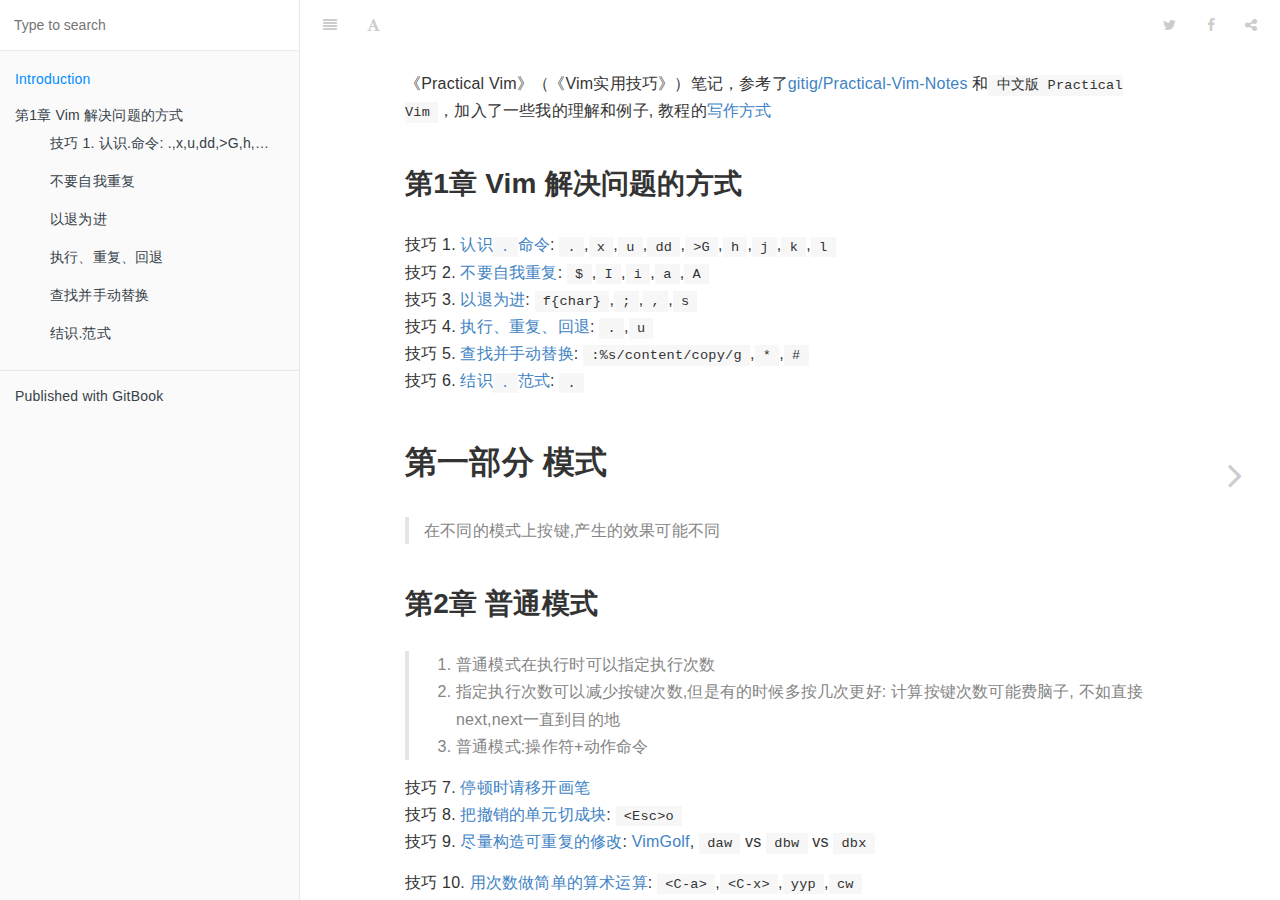
<file: _book/index.html>
<!DOCTYPE HTML>
<html lang="" >
    <head>
        <title>Introduction · GitBook</title>
        <meta charset="UTF-8">
        <meta http-equiv="X-UA-Compatible" content="IE=edge" />
        <meta content="text/html; charset=utf-8" http-equiv="Content-Type">
        <meta name="description" content="">
        <meta name="generator" content="GitBook 3.1.1">
        
        
        
    
    <link rel="stylesheet" href="gitbook/style.css">

    
            
                
                <link rel="stylesheet" href="gitbook/gitbook-plugin-highlight/website.css">
                
            
                
                <link rel="stylesheet" href="gitbook/gitbook-plugin-search/search.css">
                
            
                
                <link rel="stylesheet" href="gitbook/gitbook-plugin-fontsettings/website.css">
                
            
        

    

    
        
    
        
    
        
    
        
    
        
    
        
    

        
    
    
    <meta name="HandheldFriendly" content="true"/>
    <meta name="viewport" content="width=device-width, initial-scale=1, user-scalable=no">
    <meta name="apple-mobile-web-app-capable" content="yes">
    <meta name="apple-mobile-web-app-status-bar-style" content="black">
    <link rel="apple-touch-icon-precomposed" sizes="152x152" href="gitbook/images/apple-touch-icon-precomposed-152.png">
    <link rel="shortcut icon" href="gitbook/images/favicon.ico" type="image/x-icon">

    
    <link rel="next" href="part0/README.md" />
    
    

    </head>
    <body>
        
<div class="book">
    <div class="book-summary">
        
            
<div id="book-search-input" role="search">
    <input type="text" placeholder="Type to search" />
</div>

            
                <nav role="navigation">
                


<ul class="summary">
    
    

    

    
        
        
    
        <li class="chapter active" data-level="1.1" data-path="./">
            
                <a href="./">
            
                    
                    Introduction
            
                </a>
            

            
        </li>
    
        <li class="chapter " data-level="1.2" data-path="part0/README.md">
            
                <span>
            
                    
                    第1章 Vim 解决问题的方式
            
                </a>
            

            
            <ul class="articles">
                
    
        <li class="chapter " data-level="1.2.1" data-path="part0/tip1.html">
            
                <a href="part0/tip1.html">
            
                    
                    技巧 1. 认识.命令:  .,x,u,dd,>G,h,j,k,l
            
                </a>
            

            
        </li>
    
        <li class="chapter " data-level="1.2.2" data-path="part0/tip2.html">
            
                <a href="part0/tip2.html">
            
                    
                    不要自我重复
            
                </a>
            

            
        </li>
    
        <li class="chapter " data-level="1.2.3" data-path="part0/tip3.html">
            
                <a href="part0/tip3.html">
            
                    
                    以退为进
            
                </a>
            

            
        </li>
    
        <li class="chapter " data-level="1.2.4" data-path="part0/tip4.html">
            
                <a href="part0/tip4.html">
            
                    
                    执行、重复、回退
            
                </a>
            

            
        </li>
    
        <li class="chapter " data-level="1.2.5" data-path="part0/tip5.html">
            
                <a href="part0/tip5.html">
            
                    
                    查找并手动替换
            
                </a>
            

            
        </li>
    
        <li class="chapter " data-level="1.2.6" data-path="part0/tip6.html">
            
                <a href="part0/tip6.html">
            
                    
                    结识.范式
            
                </a>
            

            
        </li>
    

            </ul>
            
        </li>
    

    

    <li class="divider"></li>

    <li>
        <a href="https://www.gitbook.com" target="blank" class="gitbook-link">
            Published with GitBook
        </a>
    </li>
</ul>


                </nav>
            
        
    </div>

    <div class="book-body">
        
            <div class="body-inner">
                
                    

<div class="book-header" role="navigation">
    

    <!-- Title -->
    <h1>
        <i class="fa fa-circle-o-notch fa-spin"></i>
        <a href="." >Introduction</a>
    </h1>
</div>




                    <div class="page-wrapper" tabindex="-1" role="main">
                        <div class="page-inner">
                            
<div id="book-search-results">
    <div class="search-noresults">
    
                                <section class="normal markdown-section">
                                
                                <p>&#x300A;Practical Vim&#x300B;&#xFF08;&#x300A;Vim&#x5B9E;&#x7528;&#x6280;&#x5DE7;&#x300B;&#xFF09;&#x7B14;&#x8BB0;&#xFF0C;&#x53C2;&#x8003;&#x4E86;<a href="https://github.com/gitig/Practical-Vim-Notes" target="_blank">gitig/Practical-Vim-Notes</a> &#x548C;<code>&#x4E2D;&#x6587;&#x7248; Practical Vim</code>&#xFF0C;&#x52A0;&#x5165;&#x4E86;&#x4E00;&#x4E9B;&#x6211;&#x7684;&#x7406;&#x89E3;&#x548C;&#x4F8B;&#x5B50;, &#x6559;&#x7A0B;&#x7684;<a href="tip1.markdown">&#x5199;&#x4F5C;&#x65B9;&#x5F0F;</a></p>
<h2 id="&#x7B2C;1&#x7AE0;-vim-&#x89E3;&#x51B3;&#x95EE;&#x9898;&#x7684;&#x65B9;&#x5F0F;">&#x7B2C;1&#x7AE0; Vim &#x89E3;&#x51B3;&#x95EE;&#x9898;&#x7684;&#x65B9;&#x5F0F;</h2>
<p>&#x6280;&#x5DE7; 1. <a href="part0/tip1.html">&#x8BA4;&#x8BC6;<code>.</code>&#x547D;&#x4EE4;</a>:  <code>.</code>,<code>x</code>,<code>u</code>,<code>dd</code>,<code>&gt;G</code>,<code>h</code>,<code>j</code>,<code>k</code>,<code>l</code> <br>
&#x6280;&#x5DE7; 2. <a href="part0/tip2.html">&#x4E0D;&#x8981;&#x81EA;&#x6211;&#x91CD;&#x590D;</a>: <code>$</code>,<code>I</code>,<code>i</code>,<code>a</code>,<code>A</code> <br>
&#x6280;&#x5DE7; 3. <a href="part0/tip3.html">&#x4EE5;&#x9000;&#x4E3A;&#x8FDB;</a>: <code>f{char}</code>,<code>;</code>,<code>,</code>,<code>s</code> <br>
&#x6280;&#x5DE7; 4. <a href="part0/tip4.html">&#x6267;&#x884C;&#x3001;&#x91CD;&#x590D;&#x3001;&#x56DE;&#x9000;</a>: <code>.</code>,<code>u</code> <br>
&#x6280;&#x5DE7; 5. <a href="part0/tip5.html">&#x67E5;&#x627E;&#x5E76;&#x624B;&#x52A8;&#x66FF;&#x6362;</a>: <code>:%s/content/copy/g</code>,<code>*</code>,<code>#</code> <br>
&#x6280;&#x5DE7; 6. <a href="part0/tip6.html">&#x7ED3;&#x8BC6;<code>.</code>&#x8303;&#x5F0F;</a>: <code>.</code>  <br></p>
<h1 id="&#x7B2C;&#x4E00;&#x90E8;&#x5206;-&#x6A21;&#x5F0F;">&#x7B2C;&#x4E00;&#x90E8;&#x5206; &#x6A21;&#x5F0F;</h1>
<blockquote>
<p>&#x5728;&#x4E0D;&#x540C;&#x7684;&#x6A21;&#x5F0F;&#x4E0A;&#x6309;&#x952E;,&#x4EA7;&#x751F;&#x7684;&#x6548;&#x679C;&#x53EF;&#x80FD;&#x4E0D;&#x540C;</p>
</blockquote>
<h2 id="&#x7B2C;2&#x7AE0;-&#x666E;&#x901A;&#x6A21;&#x5F0F;">&#x7B2C;2&#x7AE0; &#x666E;&#x901A;&#x6A21;&#x5F0F;</h2>
<blockquote>
<ol>
<li>&#x666E;&#x901A;&#x6A21;&#x5F0F;&#x5728;&#x6267;&#x884C;&#x65F6;&#x53EF;&#x4EE5;&#x6307;&#x5B9A;&#x6267;&#x884C;&#x6B21;&#x6570;</li>
<li>&#x6307;&#x5B9A;&#x6267;&#x884C;&#x6B21;&#x6570;&#x53EF;&#x4EE5;&#x51CF;&#x5C11;&#x6309;&#x952E;&#x6B21;&#x6570;,&#x4F46;&#x662F;&#x6709;&#x7684;&#x65F6;&#x5019;&#x591A;&#x6309;&#x51E0;&#x6B21;&#x66F4;&#x597D;: &#x8BA1;&#x7B97;&#x6309;&#x952E;&#x6B21;&#x6570;&#x53EF;&#x80FD;&#x8D39;&#x8111;&#x5B50;, &#x4E0D;&#x5982;&#x76F4;&#x63A5;next,next&#x4E00;&#x76F4;&#x5230;&#x76EE;&#x7684;&#x5730;</li>
<li>&#x666E;&#x901A;&#x6A21;&#x5F0F;:&#x64CD;&#x4F5C;&#x7B26;+&#x52A8;&#x4F5C;&#x547D;&#x4EE4;</li>
</ol>
</blockquote>
<p>&#x6280;&#x5DE7; 7. <a href="part1_pattern/chapter2_normal_pattern/tip7.md">&#x505C;&#x987F;&#x65F6;&#x8BF7;&#x79FB;&#x5F00;&#x753B;&#x7B14;</a>  <br>
&#x6280;&#x5DE7; 8. <a href="part1_pattern/chapter2_normal_pattern/tip8.md">&#x628A;&#x64A4;&#x9500;&#x7684;&#x5355;&#x5143;&#x5207;&#x6210;&#x5757;</a>: <code>&lt;Esc&gt;o</code> <br>
&#x6280;&#x5DE7; 9. <a href="part1_pattern/chapter2_normal_pattern/tip9.md">&#x5C3D;&#x91CF;&#x6784;&#x9020;&#x53EF;&#x91CD;&#x590D;&#x7684;&#x4FEE;&#x6539;</a>: <a href="http://vimgolf.com" target="_blank">VimGolf</a>, <code>daw</code> vs <code>dbw</code> vs <code>dbx</code>  <br></p>
<p>&#x6280;&#x5DE7; 10. <a href="part1_pattern/chapter2_normal_pattern/tip10.md">&#x7528;&#x6B21;&#x6570;&#x505A;&#x7B80;&#x5355;&#x7684;&#x7B97;&#x672F;&#x8FD0;&#x7B97;</a>: <code>&lt;C-a&gt;</code>,<code>&lt;C-x&gt;</code>,<code>yyp</code>,<code>cw</code> <br>
&#x6280;&#x5DE7; 11. <a href="part1_pattern/chapter2_normal_pattern/tip12.md">&#x80FD;&#x591F;&#x91CD;&#x590D;,&#x5C31;&#x522B;&#x7528;&#x6B21;&#x6570;</a>: <code>d3w</code> vs <code>3dw</code> vs <code>dw..</code>   <br>
&#x6280;&#x5DE7; 12. <a href="part1_pattern/chapter2_normal_pattern/tip12.md">&#x64CD;&#x4F5C;+&#x64CD;&#x4F5C;&#x7B26; &#x53CC;&#x5251;&#x5408;&#x74A7;</a>: <code>gu</code>,<code>gU</code>,<code>g~</code>,<code>=</code>,<code>&lt;</code>,<code>&gt;</code> <br></p>
<h2 id="&#x7B2C;3&#x7AE0;-&#x63D2;&#x5165;&#x6A21;&#x5F0F;">&#x7B2C;3&#x7AE0; &#x63D2;&#x5165;&#x6A21;&#x5F0F;</h2>
<blockquote>
<ol>
<li>&#x5927;&#x591A;&#x6570;&#x64CD;&#x4F5C;&#x90FD;&#x5728;&#x975E;&#x63D2;&#x5165;&#x6A21;&#x5F0F;&#x4E2D;&#x5B9E;&#x73B0;(&#x590D;&#x5236;\&#x5220;&#x9664;\&#x526A;&#x5207;\&#x9ECF;&#x8D34;)</li>
<li>&#x4E0D;&#x79BB;&#x5F00;&#x63D2;&#x5165;&#x6A21;&#x5F0F;&#x5C31;&#x53EF;&#x4EE5;&#x9ECF;&#x8D34;&#x5BC4;&#x5B58;&#x5668;&#x4E2D;&#x7684;&#x6587;&#x672C;</li>
<li>&#x5982;&#x4F55;&#x63D2;&#x5165;&#x952E;&#x76D8;&#x4E0A;&#x4E0D;&#x5B58;&#x5728;&#x7684;&#x5B57;&#x7B26;?</li>
<li>&#x66FF;&#x6362;&#x6A21;&#x5F0F;&#x662F;&#x63D2;&#x5165;&#x6A21;&#x5F0F;&#x7684;&#x7279;&#x4F8B;</li>
<li><code>&#x63D2;&#x5165;-&#x666E;&#x901A;&#x6A21;&#x5F0F;</code>&#x662F;&#x63D2;&#x5165;&#x6A21;&#x5F0F;&#x7684;&#x5B50;&#x96C6;</li>
</ol>
</blockquote>
<p>&#x6280;&#x5DE7; 13. <a href="part1_pattern/chapter3_insert_mode/tip13.md">&#x5728;&#x63D2;&#x5165;&#x6A21;&#x5F0F;&#x4E2D;&#x56DE;&#x9000;/&#x64A4;&#x9500;</a>: <code>&lt;C-x&gt;</code>,<code>&lt;C-w&gt;</code>,<code>&lt;C-u&gt;</code> <br>
&#x6280;&#x5DE7; 14. <a href="part1_pattern/chapter3_insert_mode/tip14.md">&#x8FD4;&#x56DE;&#x666E;&#x901A;&#x6A21;&#x5F0F;</a>: <code>&lt;</code> <br>
&#x6280;&#x5DE7; 15. <a href="part1_pattern/chapter3_insert_mode/tip15.md">&#x4E0D;&#x79BB;&#x5F00;&#x63D2;&#x5165;&#x6A21;&#x5F0F;, &#x7C98;&#x8D34;&#x5BC4;&#x5B58;&#x5668;&#x4E2D;&#x7684;&#x6587;&#x672C;</a>: <code>yt,</code>,<code>&lt;C-r&gt;0</code>  <br>
&#x6280;&#x5DE7; 16. <a href="part1_pattern/chapter3_insert_mode/tip16.md">&#x968F;&#x65F6;&#x968F;&#x5730;&#x505A;&#x8FD0;&#x7B97;</a>: <code>&lt;C-r&gt;=</code> <br>
&#x6280;&#x5DE7; 17. <a href="part1_pattern/chapter3_insert_mode/tip17.md">&#x7528;&#x5B57;&#x7B26;&#x7F16;&#x7801;&#x63D2;&#x5165;&#x975E;&#x5E38;&#x7528;&#x5B57;&#x7B26;</a>:  <code>&lt;C-v&gt;{123}</code>,<code>&lt;C-v&gt;u{1234}</code>,<code>&lt;C-v&gt;&lt;CR&gt;</code><br>
&#x6280;&#x5DE7; 18. <a href="part1_pattern/chapter3_insert_mode/tip18.md">&#x7528;&#x4E8C;&#x5408;&#x5B57;&#x6BCD;(digraph)&#x63D2;&#x5165;&#x975E;&#x5E38;&#x7528;&#x5B57;&#x7B26;</a>: <code>&lt;C-k&gt;35</code>,<code>&lt;C-k&gt;?I</code>,<code>&lt;C-k&gt;&lt;&lt;</code> <br>
&#x6280;&#x5DE7; 19. <a href="part1_pattern/chapter3_insert_mode/tip19.md">&#x4F7F;&#x7528;&#x66FF;&#x6362;&#x6A21;&#x5F0F;&#x66FF;&#x6362;&#x5DF2;&#x6709;&#x6587;&#x672C;</a>: <code>R</code>,<code>r</code> <br></p>
<h2 id="&#x7B2C;4&#x7AE0;-&#x53EF;&#x89C6;&#x6A21;&#x5F0F;">&#x7B2C;4&#x7AE0; &#x53EF;&#x89C6;&#x6A21;&#x5F0F;</h2>
<blockquote>
<ol>
<li>&#x53EF;&#x89C6;&#x6A21;&#x5F0F;&#x5141;&#x8BB8;&#x5728;&#x9009;&#x4E2D;&#x7684;&#x6587;&#x672C;&#x533A;&#x57DF;&#x4E0A;&#x64CD;&#x4F5C;</li>
<li>&#x53EF;&#x89C6;&#x6A21;&#x5F0F;&#x5206;&#x4E3A;&#x5728;&#x5B57;&#x7B26;&#x6587;&#x672C;\&#x884C;&#x6587;&#x672C;\&#x5757;&#x6587;&#x672C;&#x4E0A;&#x7684;&#x64CD;&#x4F5C;</li>
<li><code>.</code>&#x547D;&#x4EE4;&#x5BF9;&#x4E8E;&#x884C;&#x6587;&#x672C;&#x7684;&#x64CD;&#x4F5C;&#x7528;&#x5904;&#x8F83;&#x5927;, &#x5176;&#x4ED6;&#x53EF;&#x89C6;&#x6A21;&#x5F0F;&#x91CC;&#x4F7F;&#x7528;<code>.</code>&#x610F;&#x4E49;&#x4E0D;&#x5927;</li>
</ol>
</blockquote>
<p>&#x6280;&#x5DE7; 20. <a href="part1_pattern/chapter4_visual_mode/tip20.md">&#x6DF1;&#x5165;&#x7406;&#x89E3;&#x53EF;&#x89C6;&#x6A21;&#x5F0F;</a>: <code>viw</code>, <code>&lt;C-g&gt;</code>,<code>c</code> <br>
&#x6280;&#x5DE7; 21. <a href="part1_pattern/chapter4_visual_mode/tip21.md">&#x9009;&#x62E9;&#x9AD8;&#x4EAE;&#x533A;&#x57DF;</a>: <code>v</code>,<code>V</code>,<code>&lt;C-v&gt;</code>,<code>o</code>  <br>
&#x6280;&#x5DE7; 22. <a href="part1_pattern/chapter4_visual_mode/tip22.md">&#x91CD;&#x590D;&#x6267;&#x884C;&#x9762;&#x5411;&#x884C;&#x7684;&#x53EF;&#x89C6;&#x547D;&#x4EE4;</a>: <code>Vj&gt;.</code>  <br>
&#x6280;&#x5DE7; 23. <a href="part1_pattern/chapter4_visual_mode/tip23.md">&#x5C3D;&#x53EF;&#x80FD;&#x4F7F;&#x7528;&#x64CD;&#x4F5C;&#x7B26;&#x547D;&#x4EE4;,&#x800C;&#x4E0D;&#x662F;&#x53EF;&#x89C6;&#x547D;&#x4EE4;</a>: <code>vitU</code>, <code>gUit</code>  <br>
&#x6280;&#x5DE7; 24. <a href="part1_pattern/chapter4_visual_mode/tip24.md">&#x7528;&#x9762;&#x5411;<strong>&#x5217;&#x5757;</strong>&#x7684;&#x53EF;&#x89C6;&#x6A21;&#x5F0F;&#x7F16;&#x8F91;<strong>&#x8868;&#x683C;&#x6570;&#x636E;</strong></a>: <code>&lt;C-v&gt;3jr|</code>  <br>
&#x6280;&#x5DE7; 25. <a href="part1_pattern/chapter4_visual_mode/tip25.md">&#x4FEE;&#x6539;&#x5217;&#x6587;&#x672C;</a>: <code>&lt;C-v&gt;jjec&lt;Esc&gt;</code> <br>
&#x6280;&#x5DE7; 26. <a href="part1_pattern/chapter4_visual_mode/tip26.md">&#x5728;&#x957F;&#x77ED;&#x4E0D;&#x4E00;&#x7684;&#x9AD8;&#x4EAE;&#x5757;&#x4E2D;&#x6DFB;&#x52A0;&#x6587;&#x672C;</a>: <code>&lt;C-v&gt;jj$c&lt;Esc&gt;</code>  <br></p>
<h2 id="&#x7B2C;5&#x7AE0;-&#x547D;&#x4EE4;&#x884C;&#x6A21;&#x5F0F;">&#x7B2C;5&#x7AE0; &#x547D;&#x4EE4;&#x884C;&#x6A21;&#x5F0F;</h2>
<blockquote>
<ol>
<li><code>ex</code> &#x672C;&#x6765;&#x662F;&#x4E00;&#x4E2A;&#x884C;&#x7F16;&#x8F91;&#x5668;, &#x662F;<code>vi</code>&#x7684;&#x7956;&#x5148;</li>
<li>&#x57FA;&#x4E8E;&#x884C;&#x7684;&#x7F16;&#x8F91;&#x4EFB;&#x52A1;, Ex &#x547D;&#x4EE4;&#x662F;&#x6700;&#x4F73;&#x5DE5;&#x5177;</li>
</ol>
</blockquote>
<p>&#x6280;&#x5DE7; 27. <a href="part1_pattern/chapter5_ex_mode/tip27.md">&#x7ED3;&#x8BC6;Vim&#x7684;&#x547D;&#x4EE4;&#x884C;&#x6A21;&#x5F0F;</a>: <code>:</code>,<code>&lt;C-w&gt;</code>  <br>
&#x6280;&#x5DE7; 28. <a href="part1_pattern/chapter5_ex_mode/tip28.md">&#x5728;&#x4E00;&#x884C;&#x6216;&#x591A;&#x4E2A;&#x8FDE;&#x7EED;&#x884C;&#x4E0A;&#x6267;&#x884C;&#x547D;&#x4EE4;</a>: <code>:2,5p</code>,<code>:%s/old/new/gc</code>,<code>:/&lt;html&gt;/-1,/&lt;\/html&gt;/+1p</code>  <br>
&#x6280;&#x5DE7; 29. <a href="part1_pattern/chapter5_ex_mode/tip29.md">&#x4F7F;&#x7528;<code>:t</code> <code>:m</code> &#x8FDB;&#x884C;&#x590D;&#x5236;&#x548C;&#x79FB;&#x52A8;&#x884C;</a>: <code>:6t.</code>,<code>Vjj:m$</code>  <br>
&#x6280;&#x5DE7; 30. <a href="part1_pattern/chapter5_ex_mode/tip30.md">&#x5728;&#x6307;&#x5B9A;&#x8303;&#x56F4;&#x4E0A;&#x6267;&#x884C;&#x666E;&#x901A;&#x6A21;&#x5F0F;&#x547D;&#x4EE4;</a>: <code>:&apos;&lt;,&apos;&gt;normal .</code>  <br>
&#x6280;&#x5DE7; 31. <a href="part1_pattern/chapter5_ex_mode/tip31.md">&#x91CD;&#x590D;&#x4E0A;&#x6B21;&#x7684;Ex&#x547D;&#x4EE4;</a>:<code>:@:</code>, <code>:bp</code>,<code>:bn</code>  <br>
&#x6280;&#x5DE7; 32. <a href="part1_pattern/chapter5_ex_mode/tip32.md">&#x81EA;&#x52A8;&#x8865;&#x5168;Ex&#x547D;&#x4EE4;</a>:<code>&lt;Tab&gt;</code>,<code>&lt;C-n&gt;</code>,<code>&lt;C-p&gt;</code>  <br>
&#x6280;&#x5DE7; 33. <a href="part1_pattern/chapter5_ex_mode/tip33.md">&#x628A;&#x5F53;&#x524D;&#x5355;&#x8BCD;&#x63D2;&#x5165;&#x5230;&#x547D;&#x4EE4;&#x884C;</a>: <code>/&lt;C-r&gt;&lt;C-w&gt;&lt;CR&gt;</code>, <code>*:%s//&lt;C-r&gt;&lt;C-w&gt;/g</code>  <br>
&#x6280;&#x5DE7; 34. <a href="part1_pattern/chapter5_ex_mode/tip34.md">&#x56DE;&#x6EAF;&#x5386;&#x53F2;&#x547D;&#x4EE4;</a>:<code>q:</code>  <br>
&#x6280;&#x5DE7; 35. <a href="part1_pattern/chapter5_ex_mode/tip35.md">&#x8FD0;&#x884C;Shell&#x547D;&#x4EE4;</a>: <code>:ls</code>,<code>:write! sh</code>,<code>:write !sh</code>,<code>:2,$!sort -t&apos;,&apos; -k2,2</code>  <br></p>
<h1 id="&#x7B2C;&#x4E8C;&#x90E8;&#x5206;-&#x6587;&#x4EF6;">&#x7B2C;&#x4E8C;&#x90E8;&#x5206; &#x6587;&#x4EF6;</h1>
<h2 id="&#x7B2C;6&#x7AE0;-&#x7BA1;&#x7406;&#x591A;&#x4E2A;&#x6587;&#x4EF6;">&#x7B2C;6&#x7AE0; &#x7BA1;&#x7406;&#x591A;&#x4E2A;&#x6587;&#x4EF6;</h2>
<blockquote>
<ol>
<li>&#x7F13;&#x51B2;&#x533A;&#x5217;&#x8868;&#x8BB0;&#x5F55;&#x6253;&#x5F00;&#x7684;&#x6240;&#x6709;&#x6587;&#x4EF6;</li>
<li>&#x7F13;&#x51B2;&#x533A;&#x6587;&#x4EF6;&#x5206;&#x7EC4;&#x65B9;&#x6CD5;</li>
<li>&#x5C06;Ex&#x547D;&#x4EE4;&#x4F5C;&#x7528;&#x5728;&#x7F13;&#x51B2;&#x533A;&#x6BCF;&#x4E2A;&#x6587;&#x4EF6;&#x4E0A;</li>
<li>&#x6807;&#x7B7E;&#x9875;&#x5206;&#x5272;&#x7A97;&#x53E3;</li>
</ol>
</blockquote>
<p>&#x6280;&#x5DE7; 36. <a href="part2_file/chapter6_multi_files/tip36.md">&#x7528;&#x7F13;&#x51B2;&#x533A;&#x5217;&#x8868;&#x7BA1;&#x7406;&#x6253;&#x5F00;&#x7684;&#x6587;&#x4EF6;</a>:  <code>:bnext</code>, <code>:ls</code>, <code>&lt;C-^&gt;</code>, <code>:bprev</code>, <code>:bfirst</code>, <code>:blast</code>, <code>:buffer N</code>, <code>:buffer {bufname}</code>, <code>:bufdo</code>, <code>:argdo</code>, <code>:bd[elete]</code><br>
&#x6280;&#x5DE7; 37. <a href="part2_file/chapter6_multi_files/tip37.md">&#x7528;&#x53C2;&#x6570;&#x5217;&#x8868;&#x5C06;&#x7F13;&#x51B2;&#x533A;&#x5206;&#x7EC4;</a>:  <code>:args {arglist}</code><br>
&#x6280;&#x5DE7; 38. <a href="part2_file/chapter6_multi_files/tip38.md">&#x7BA1;&#x7406;&#x9690;&#x85CF;&#x7F13;&#x51B2;&#x533A;</a>:  <code>:wirte</code>, <code>:edit!</code>, <code>qall!</code>, <code>:wall</code><br>
&#x6280;&#x5DE7; 39. <a href="part2_file/chapter6_multi_files/tip39.md">&#x5C06;&#x5DE5;&#x4F5C;&#x533A;&#x5206;&#x6210;&#x7A97;&#x53E3;</a>:  <code>&lt;C-w&gt;s</code>, <code>&lt;C-w&gt;v</code>, <code>:edit</code>, <code>:close</code>, <code>:only</code><br>
&#x6280;&#x5DE7; 40. <a href="part2_file/chapter6_multi_files/tip40.md">&#x7528;&#x6807;&#x7B7E;&#x9875;&#x5C06;&#x7A97;&#x53E3;&#x5206;&#x7EC4;</a>: <code>:lcd{path}</code>, <code>:tabe[dit] {filename}</code>, <code>:tabmove [N]</code> <br></p>
<h2 id="&#x7B2C;7&#x7AE0;-&#x6253;&#x5F00;&#x53CA;&#x4FDD;&#x5B58;&#x6587;&#x4EF6;">&#x7B2C;7&#x7AE0; &#x6253;&#x5F00;&#x53CA;&#x4FDD;&#x5B58;&#x6587;&#x4EF6;</h2>
<blockquote>
<ol>
<li>&#x4ECB;&#x7ECD;&#x5728;vim &#x4E2D;&#x6253;&#x5F00;&#x6587;&#x4EF6;&#x7684;&#x65B9;&#x5F0F;</li>
<li>&#x914D;&#x7F6E;<code>path</code>&#x9009;&#x9879;&#x4E4B;&#x540E;&#x5229;&#x7528;<code>:find</code> &#x547D;&#x4EE4;&#x6253;&#x5F00;&#x6587;&#x4EF6;</li>
<li><code>netrw</code>&#x63D2;&#x4EF6;&#x67E5;&#x770B;&#x76EE;&#x5F55;&#x6811;</li>
<li>&#x4FDD;&#x5B58;&#x6587;&#x4EF6;&#x7684;&#x65F6;&#x5019;&#x5982;&#x679C;&#x6CA1;&#x6709;<strong>&#x5199;&#x6743;&#x9650;</strong>&#x6216;&#x662F;&#x76EE;&#x6807;&#x8DEF;&#x5F84;&#x4E0D;&#x5B58;&#x5728;&#x600E;&#x4E48;&#x529E;&#xFF1F;</li>
</ol>
</blockquote>
<p>&#x6280;&#x5DE7; 41. <a href="part2_file/chapter7_file_opr/tip41.md">&#x7528;<code>:edit</code>&#x547D;&#x4EE4;&#x6253;&#x5F00;&#x6587;&#x4EF6;</a>: <code>:edit %&lt;Tab&gt;</code>, <code>:edit %:h&lt;Tab&gt;</code><br>
&#x6280;&#x5DE7; 42. <a href="part2_file/chapter7_file_opr/tip42.md">&#x4F7F;&#x7528;<code>:find</code>&#x6253;&#x5F00;&#x6587;&#x4EF6;</a>: <code>:find</code>, <code>:set path+=app/**</code><br>
&#x6280;&#x5DE7; 43. <a href="part2_file/chapter7_file_opr/tip43.md">&#x4F7F;&#x7528;netrw&#x7BA1;&#x7406;&#x6587;&#x4EF6;&#x7CFB;&#x7EDF;</a>:<code>:edit .</code>, <code>:e.</code>, <code>:Explore</code>, <code>:E.</code> <br>
&#x6280;&#x5DE7; 44. <a href="part2_file/chapter7_file_opr/tip44.md">&#x628A;&#x6587;&#x4EF6;&#x4FDD;&#x5B58;&#x5230;&#x4E0D;&#x5B58;&#x5728;&#x7684;&#x76EE;&#x5F55;&#x4E2D;</a>: <code>&lt;C-g&gt;</code>, <code>:!mkdir -p %:h</code><br>
&#x6280;&#x5DE7; 45. <a href="part2_file/chapter7_file_opr/tip45.md">&#x4EE5;&#x8D85;&#x7EA7;&#x7528;&#x6237;&#x6743;&#x9650;&#x4FDD;&#x5B58;&#x6587;&#x4EF6;</a>: <code>:w !sudo tee % &gt; /dev/null</code> <br></p>
<h1 id="&#x7B2C;&#x4E09;&#x90E8;&#x5206;-&#x66F4;&#x5FEB;&#x7684;&#x79FB;&#x52A8;&#x548C;&#x8DF3;&#x8F6C;">&#x7B2C;&#x4E09;&#x90E8;&#x5206; &#x66F4;&#x5FEB;&#x7684;&#x79FB;&#x52A8;&#x548C;&#x8DF3;&#x8F6C;</h1>
<blockquote>
<p>&#x5B66;&#x4E60;vim&#x5982;&#x4F55;&#x5728;&#x6587;&#x4EF6;&#x5185;&#x3001;&#x6587;&#x4EF6;&#x95F4;&#x5FEB;&#x901F;&#x8DF3;&#x8F6C;</p>
</blockquote>
<h2 id="&#x7B2C;8&#x7AE0;-&#x7528;&#x52A8;&#x4F5C;&#x547D;&#x4EE4;&#x5728;&#x6587;&#x6863;&#x4E2D;&#x5FEB;&#x901F;&#x8DF3;&#x8F6C;">&#x7B2C;8&#x7AE0; &#x7528;&#x52A8;&#x4F5C;&#x547D;&#x4EE4;&#x5728;&#x6587;&#x6863;&#x4E2D;&#x5FEB;&#x901F;&#x8DF3;&#x8F6C;</h2>
<blockquote>
<ol>
<li>&#x4F7F;&#x7528;&#x52A8;&#x4F5C;&#xFF08;motion&#xFF09;&#x547D;&#x4EE4;&#x5728;&#x6587;&#x6863;&#x4E2D;&#x8DF3;&#x8F6C;</li>
<li>&#x4E0A;&#x4E0B;&#x5DE6;&#x53F3;&#x79FB;&#x52A8;&#x3001;&#x4E00;&#x6B21;&#x79FB;&#x52A8;&#x4E00;&#x4E2A;&#x5355;&#x8BCD;&#x3001;&#x901A;&#x8FC7;&#x67E5;&#x627E;&#x547D;&#x4EE4;&#x5FEB;&#x901F;&#x79FB;&#x52A8;</li>
<li>&#x64CD;&#x4F5C;&#x7B26;&#x5F85;&#x51B3;&#x6A21;&#x5F0F;</li>
<li>&#x67E5;&#x770B;vim&#x6587;&#x6863;<code>:h motion</code></li>
</ol>
</blockquote>
<p>&#x6280;&#x5DE7; 46. <a href="part3_fast_move/chapter8_doc_jump/tip46.md">&#x8BA9;&#x624B;&#x6307;&#x4FDD;&#x6301;&#x5728; <code>&#x672C;&#x4F4D;&#x884C;&#xFF08;Home Row&#xFF09;</code>&#x4E0A;</a>:  <code>h,j,k,l</code><br>
&#x6280;&#x5DE7; 47. <a href="part3_fast_move/chapter8_doc_jump/tip47.md">&#x533A;&#x5206;&#x5B9E;&#x9645;&#x884C;&#x548C;&#x5C4F;&#x5E55;&#x884C;</a>:<code>gj</code>, <code>gk</code>, <code>g0</code>, <code>g$</code>, <code>g^</code>  <br>
&#x6280;&#x5DE7; 48. <a href="part3_fast_move/chapter8_doc_jump/tip48.md">&#x57FA;&#x4E8E;&#x5355;&#x8BCD;&#x79FB;&#x52A8;</a>:<code>w</code>, <code>b</code>, <code>e</code>, <code>ge</code>, <code>ea</code>, <code>gea</code>, <code>W</code>, <code>cW</code> <br>
&#x6280;&#x5DE7; 49. <a href="part3_fast_move/chapter8_doc_jump/tip49.md">&#x5BF9;&#x5B57;&#x7B26;&#x4E32;&#x8FDB;&#x884C;&#x67E5;&#x627E;</a>:<code>f{char}</code>, <code>;</code>, <code>,</code>, <code>F{char}</code>, <code>t{char}</code>, <code>T{char}</code>, <code>dt.</code>  <br>
&#x6280;&#x5DE7; 50. <a href="part3_fast_move/chapter8_doc_jump/tip50.md">&#x901A;&#x8FC7;&#x67E5;&#x627E;&#x8FDB;&#x884C;&#x79FB;&#x52A8;</a>:<code>/{char}</code>, <code>n</code>, <code>N</code>   <br>
&#x6280;&#x5DE7; 51. <a href="part3_fast_move/chapter8_doc_jump/tip51.md">&#x7528;&#x7CBE;&#x786E;&#x7684;&#x6587;&#x672C;&#x5BF9;&#x8C61;&#x9009;&#x62E9;&#x9009;&#x53D6;</a>:<code>vi}</code>, <code>a&quot;</code>, <code>i&quot;</code>, <code>at</code>, <code>it</code>  <br>
&#x6280;&#x5DE7; 52. <a href="part3_fast_move/chapter8_doc_jump/tip52.md">&#x5220;&#x9664;&#x5468;&#x8FB9;&#xFF0C;&#x4FEE;&#x6539;&#x5185;&#x90E8;</a>:<code>iw</code>, <code>iW</code>, <code>is</code>, <code>ip</code>, <code>aw</code>, <code>aW</code>, <code>as</code>, <code>ap</code>  <br>
&#x6280;&#x5DE7; 53. <a href="part3_fast_move/chapter8_doc_jump/tip53.md">&#x8BBE;&#x7F6E;&#x4F4D;&#x7F6E;&#x6807;&#x8BB0;&#xFF0C;&#x4EE5;&#x4FBF;&#x5FEB;&#x901F;&#x8DF3;&#x56DE;</a>:<code>m{a-zA-Z}</code>, <code>&apos;{mark}</code>  <br>
&#x6280;&#x5DE7; 54. <a href="part3_fast_move/chapter8_doc_jump/tip54.md">&#x5728;&#x5339;&#x914D;&#x62EC;&#x53F7;&#x95F4;&#x8DF3;&#x8F6C;</a>:<code>%</code>, <code>S&quot;</code>  <br></p>
<h2 id="&#x7B2C;9&#x7AE0;-&#x5728;&#x6587;&#x4EF6;&#x95F4;&#x8DF3;&#x8F6C;">&#x7B2C;9&#x7AE0; &#x5728;&#x6587;&#x4EF6;&#x95F4;&#x8DF3;&#x8F6C;</h2>
<p>&#x6280;&#x5DE7; 55. <a href="part3_fast_move/chapter9_file_jump/tip55.md">&#x904D;&#x5386;&#x8DF3;&#x8F6C;&#x5217;&#x8868;</a>: <code>&lt;C-o&gt;</code>, <code>&lt;C-i&gt;</code> <br>
&#x6280;&#x5DE7; 56. <a href="part3_fast_move/chapter9_file_jump/tip56.md">&#x904D;&#x5386;&#x6539;&#x53D8;&#x5217;&#x8868;</a>:  <code>:changes</code>, <strong>`.</strong>, <strong>`^</strong>, <code>gi</code> <br>
&#x6280;&#x5DE7; 57. <a href="part3_fast_move/chapter9_file_jump/tip57.md">&#x8DF3;&#x8F6C;&#x5230;&#x5149;&#x6807;&#x4E0B;&#x7684;&#x6587;&#x4EF6;</a>: <code>gf</code>, <code>:set path?</code> <br>
&#x6280;&#x5DE7; 58. <a href="part3_fast_move/chapter9_file_jump/tip58.md">&#x7528;&#x5168;&#x5C40;&#x4F4D;&#x7F6E;&#x6807;&#x8BB0;&#x5728;&#x6587;&#x4EF6;&#x95F4;&#x5FEB;&#x901F;&#x8DF3;&#x8F6C;</a>: <code>:vimgrep</code>, <code>`{char}</code> <br></p>
<h1 id="&#x7B2C;&#x56DB;&#x90E8;&#x5206;-&#x5BC4;&#x5B58;&#x5668;">&#x7B2C;&#x56DB;&#x90E8;&#x5206; &#x5BC4;&#x5B58;&#x5668;</h1>
<blockquote>
<ol>
<li>&#x5BC4;&#x5B58;&#x5668;&#x662F;&#x4FDD;&#x5B58;&#x6587;&#x672C;&#x7684;&#x5BB9;&#x5668;</li>
<li>&#x5BC4;&#x5B58;&#x5668;&#x53EF;&#x4EE5;&#x5B9E;&#x73B0;&#x590D;&#x5236;&#x3001;&#x7C98;&#x8D34;&#x3001;&#x526A;&#x5207;&#x6587;&#x672C;; &#x53EF;&#x4EE5;&#x8BB0;&#x5F55;&#x4E00;&#x7CFB;&#x5217;&#x6309;&#x952E;&#x64CD;&#x4F5C;&#xFF0C;&#x5236;&#x4F5C;&#x5B8F;&#x547D;&#x4EE4;</li>
</ol>
</blockquote>
<h2 id="&#x7B2C;10&#x7AE0;-&#x590D;&#x5236;&#x548C;&#x7C98;&#x8D34;">&#x7B2C;10&#x7AE0; &#x590D;&#x5236;&#x548C;&#x7C98;&#x8D34;</h2>
<blockquote>
<ol>
<li>vim&#x63D0;&#x4F9B;&#x51E0;&#x5341;&#x4E2A;&#x5BC4;&#x5B58;&#x5668;&#x4FDD;&#x5B58;&#x6587;&#x672C;&#xFF0C;&#x6BD4;&#x7CFB;&#x7EDF;&#x5355;&#x4E00;&#x7684;&#x526A;&#x5207;&#x677F;&#x591A;&#x5F88;&#x591A;</li>
<li>vim&#x7684;&#x7C98;&#x8D34;&#x53EF;&#x4EE5;&#x9762;&#x5411;&#x884C;&#x548C;&#x9762;&#x5411;&#x5B57;&#x7B26;</li>
<li>&#x53EF;&#x89C6;&#x6A21;&#x5F0F;&#x4E0B;&#x7684;&#x7C98;&#x8D34;&#x3001;&#x7CFB;&#x7EDF;&#x526A;&#x5207;&#x677F;&#x7684;&#x4F7F;&#x7528;</li>
</ol>
</blockquote>
<p>&#x6280;&#x5DE7; 59. <a href="part4_register/chapter10_copy_paste/tip59.md">&#x7528;&#x65E0;&#x540D;&#x5BC4;&#x5B58;&#x5668;&#x5B9E;&#x73B0;&#x5220;&#x9664;&#x3001;&#x590D;&#x5236;&#x548C;&#x7C98;&#x5E16;&#x64CD;&#x4F5C;</a>:  <code>x</code>, <code>p</code>, <code>xp</code>, <code>dd</code>, <code>ddp</code>, <code>yyp</code>, <code>P</code>, <code>diw</code>  <br>
&#x6280;&#x5DE7; 60. <a href="part4_register/chapter10_copy_paste/tip60.md">&#x6DF1;&#x5165;&#x7406;&#x89E3;vim&#x5BC4;&#x5B58;&#x5668;</a>: <code>&quot;{register}</code>, <code>&quot;ayiw</code>, <code>&quot;bdd</code>, <code>&quot;ap</code>, <code>&quot;bp</code>, <code>&quot;&quot;p</code>, <code>&quot;0P</code>, <code>:reg &quot;0</code>, <code>&quot;_d{motion}</code>, <code>&quot;+</code>, <code>&quot;+p &lt;C-r&gt;+</code>  <br>
&#x6280;&#x5DE7; 61. <a href="part4_register/chapter10_copy_paste/tip61.md">&#x7528;&#x5BC4;&#x5B58;&#x5668;&#x4E2D;&#x7684;&#x5185;&#x5BB9;&#x66FF;&#x6362;&#x9AD8;&#x4EAE;&#x9009;&#x53D6;&#x7684;&#x6587;&#x672C;</a>:   <code>m{char}</code>, <code>`{char}</code><br>
&#x6280;&#x5DE7; 62. <a href="part4_register/chapter10_copy_paste/tip62.md">&#x628A;&#x5BC4;&#x5B58;&#x5668;&#x4E2D;&#x7684;&#x5185;&#x5BB9;&#x7C98;&#x8D34;&#x51FA;&#x6765;</a>: <code>&lt;C-r&gt;{register}</code>, <code>p</code>, <code>P</code>, <code>gp</code>, <code>gP</code>  <br>
&#x6280;&#x5DE7; 63. <a href="part4_register/chapter10_copy_paste/tip63.md">&#x4E0E;&#x7CFB;&#x7EDF;&#x7C98;&#x8D34;&#x677F;&#x8FDB;&#x884C;&#x4EA4;&#x4E92;</a>: <code>:set pastetoggle=&lt;f5&gt;</code>, <code>&quot;+p</code>   <br></p>
<h2 id="&#x7B2C;11&#x7AE0;-&#x5B8F;">&#x7B2C;11&#x7AE0; &#x5B8F;</h2>
<blockquote>
<ol>
<li>&#x5B8F;&#x662F;<code>.</code>&#x6307;&#x4EE4;&#x7684;&#x52A0;&#x5F3A;&#x7248;</li>
<li>&#x5B8F;&#x9002;&#x5408;&#x5BF9;&#x4E00;&#x7CFB;&#x5217;&#x76F8;&#x4F3C;&#x7684;&#x884C;&#x3001;&#x6BB5;&#x843D;&#x3001;&#x6587;&#x4EF6;&#x4E0A;&#x64CD;&#x4F5C;</li>
<li>&#x5B8F;&#x7684;&#x6267;&#x884C;&#x5206;2&#x79CD;&#x65B9;&#x5F0F;&#xFF1A;&#x4E32;&#x884C;&#x65B9;&#x5F0F;&#x56DE;&#x653E; &#x548C; &#x5E76;&#x884C;&#x65B9;&#x5F0F;&#x591A;&#x6B21;&#x8FD0;&#x884C;</li>
</ol>
</blockquote>
<p>&#x6280;&#x5DE7; 64. <a href="part4_register/chapter11_macro/tip64.md">&#x5B8F;&#x7684;&#x8BFB;&#x53D6;&#x548C;&#x6267;&#x884C;</a>: <code>q</code>, <code>q{register}</code>, <code>:reg a</code>, <code>@{register}</code>, <code>@@</code>    <br>
&#x6280;&#x5DE7; 65. <a href="part4_register/chapter11_macro/tip65.md">&#x89C4;&#x8303;&#x5149;&#x6807;&#x4F4D;&#x7F6E;&#x3001;&#x76F4;&#x8FBE;&#x76EE;&#x6807;&#x4EE5;&#x53CA;&#x7EC8;&#x6B62;&#x5B8F;</a>:   <code>{number}@a</code> <br>
&#x6280;&#x5DE7; 66. <a href="part4_register/chapter11_macro/tip66.md">&#x52A0;&#x6B21;&#x6570;&#x56DE;&#x653E;&#x5B8F;</a>:   <code>qq;.q</code>   <br>
&#x6280;&#x5DE7; 67. <a href="part4_register/chapter11_macro/tip67.md">&#x5728;&#x8FDE;&#x7EED;&#x7684;&#x6587;&#x672C;&#x884C;&#x4E0A;&#x91CD;&#x590D;&#x4FEE;&#x6539;</a>:   <code>0</code>, <code>:normal @a</code>  <br>
&#x6280;&#x5DE7; 68. <a href="part4_register/chapter11_macro/tip68.md">&#x7ED9;&#x5B8F;&#x8FFD;&#x52A0;&#x547D;&#x4EE4;</a>:   <code>qa</code>, <code>qA</code> <br>
&#x6280;&#x5DE7; 69. <a href="part4_register/chapter11_macro/tip69.md">&#x5728;&#x4E00;&#x7EC4;&#x6587;&#x4EF6;&#x4E2D;&#x6267;&#x884C;&#x5B8F;</a>:    <code>gg/class&lt;CR&gt;</code>, <code>:argdo</code>, <code>:edit!</code>, <code>:argdo normal @a</code>, <code>:argdo write</code>, <code>:wall</code>, <code>:wnext</code>   <br>
&#x6280;&#x5DE7; 70. <a href="part4_register/chapter11_macro/tip70.md">&#x7528;&#x8FED;&#x4EE3;&#x6C42;&#x503C;&#x7684;&#x65B9;&#x5F0F;&#x7ED9;&#x5217;&#x8868;&#x7F16;&#x53F7;</a>:   <code>:let i=0</code>, <code>:echo i</code>, <code>&lt;C-r&gt;=i&lt;CR&gt;</code>  <br>
&#x6280;&#x5DE7; 71. <a href="part4_register/chapter11_macro/tip71.md">&#x7F16;&#x8F91;&#x5B8F;&#x7684;&#x5185;&#x5BB9;</a>:    <code>~</code>, <code>vU</code>, <code>:put a</code>  <br></p>

                                
                                </section>
                            
    </div>
    <div class="search-results">
        <div class="has-results">
            
            <h1 class="search-results-title"><span class='search-results-count'></span> results matching "<span class='search-query'></span>"</h1>
            <ul class="search-results-list"></ul>
            
        </div>
        <div class="no-results">
            
            <h1 class="search-results-title">No results matching "<span class='search-query'></span>"</h1>
            
        </div>
    </div>
</div>

                        </div>
                    </div>
                
            </div>

            
                
                
                <a href="part0/README.md" class="navigation navigation-next navigation-unique" aria-label="Next page: 第1章 Vim 解决问题的方式">
                    <i class="fa fa-angle-right"></i>
                </a>
                
            
        
    </div>

    <script>
        var gitbook = gitbook || [];
        gitbook.push(function() {
            gitbook.page.hasChanged({"page":{"title":"Introduction","level":"1.1","depth":1,"next":{"title":"第1章 Vim 解决问题的方式","level":"1.2","depth":1,"path":"part0/README.md","ref":"part0/README.md","articles":[{"title":"技巧 1. 认识.命令:  .,x,u,dd,>G,h,j,k,l","level":"1.2.1","depth":2,"path":"part0/tip1.md","ref":"part0/tip1.md","articles":[]},{"title":"不要自我重复","level":"1.2.2","depth":2,"path":"part0/tip2.md","ref":"part0/tip2.md","articles":[]},{"title":"以退为进","level":"1.2.3","depth":2,"path":"part0/tip3.md","ref":"part0/tip3.md","articles":[]},{"title":"执行、重复、回退","level":"1.2.4","depth":2,"path":"part0/tip4.md","ref":"part0/tip4.md","articles":[]},{"title":"查找并手动替换","level":"1.2.5","depth":2,"path":"part0/tip5.md","ref":"part0/tip5.md","articles":[]},{"title":"结识.范式","level":"1.2.6","depth":2,"path":"part0/tip6.md","ref":"part0/tip6.md","articles":[]}]},"dir":"ltr"},"config":{"gitbook":"*","theme":"default","variables":{},"plugins":["livereload"],"pluginsConfig":{"livereload":{},"highlight":{},"search":{},"lunr":{"maxIndexSize":1000000},"sharing":{"facebook":true,"twitter":true,"google":false,"weibo":false,"instapaper":false,"vk":false,"all":["facebook","google","twitter","weibo","instapaper"]},"fontsettings":{"theme":"white","family":"sans","size":2},"theme-default":{"styles":{"website":"styles/website.css","pdf":"styles/pdf.css","epub":"styles/epub.css","mobi":"styles/mobi.css","ebook":"styles/ebook.css","print":"styles/print.css"},"showLevel":false}},"structure":{"langs":"LANGS.md","readme":"README.md","glossary":"GLOSSARY.md","summary":"SUMMARY.md"},"pdf":{"pageNumbers":true,"fontSize":12,"fontFamily":"Arial","paperSize":"a4","chapterMark":"pagebreak","pageBreaksBefore":"/","margin":{"right":62,"left":62,"top":56,"bottom":56}},"styles":{"website":"styles/website.css","pdf":"styles/pdf.css","epub":"styles/epub.css","mobi":"styles/mobi.css","ebook":"styles/ebook.css","print":"styles/print.css"}},"file":{"path":"README.md","mtime":"2016-02-20T04:23:48.994Z","type":"markdown"},"gitbook":{"version":"3.1.1","time":"2016-06-29T07:54:05.638Z"},"basePath":".","book":{"language":""}});
        });
    </script>
</div>

        
    <script src="gitbook/gitbook.js"></script>
    <script src="gitbook/theme.js"></script>
    
        
        <script src="gitbook/gitbook-plugin-livereload/plugin.js"></script>
        
    
        
        <script src="gitbook/gitbook-plugin-search/search-engine.js"></script>
        
    
        
        <script src="gitbook/gitbook-plugin-search/search.js"></script>
        
    
        
        <script src="gitbook/gitbook-plugin-lunr/lunr.min.js"></script>
        
    
        
        <script src="gitbook/gitbook-plugin-lunr/search-lunr.js"></script>
        
    
        
        <script src="gitbook/gitbook-plugin-sharing/buttons.js"></script>
        
    
        
        <script src="gitbook/gitbook-plugin-fontsettings/fontsettings.js"></script>
        
    

    </body>
</html>
</file>
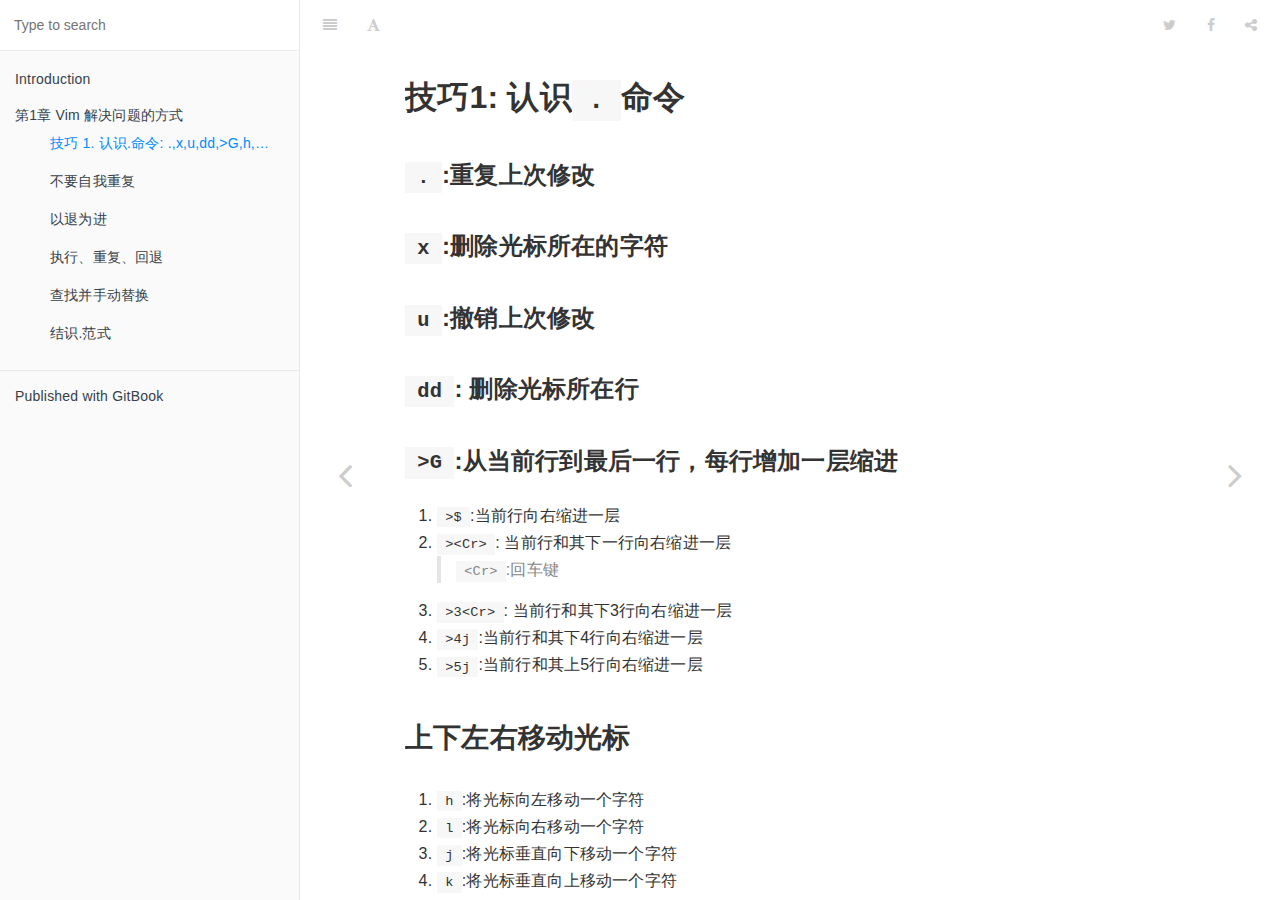
<file: _book/part0/tip1.html>
<!DOCTYPE HTML>
<html lang="" >
    <head>
        <title>技巧 1. 认识.命令:  .,x,u,dd,>G,h,j,k,l · GitBook</title>
        <meta charset="UTF-8">
        <meta http-equiv="X-UA-Compatible" content="IE=edge" />
        <meta content="text/html; charset=utf-8" http-equiv="Content-Type">
        <meta name="description" content="">
        <meta name="generator" content="GitBook 3.1.1">
        
        
        
    
    <link rel="stylesheet" href="../gitbook/style.css">

    
            
                
                <link rel="stylesheet" href="../gitbook/gitbook-plugin-highlight/website.css">
                
            
                
                <link rel="stylesheet" href="../gitbook/gitbook-plugin-search/search.css">
                
            
                
                <link rel="stylesheet" href="../gitbook/gitbook-plugin-fontsettings/website.css">
                
            
        

    

    
        
    
        
    
        
    
        
    
        
    
        
    

        
    
    
    <meta name="HandheldFriendly" content="true"/>
    <meta name="viewport" content="width=device-width, initial-scale=1, user-scalable=no">
    <meta name="apple-mobile-web-app-capable" content="yes">
    <meta name="apple-mobile-web-app-status-bar-style" content="black">
    <link rel="apple-touch-icon-precomposed" sizes="152x152" href="../gitbook/images/apple-touch-icon-precomposed-152.png">
    <link rel="shortcut icon" href="../gitbook/images/favicon.ico" type="image/x-icon">

    
    <link rel="next" href="tip2.html" />
    
    
    <link rel="prev" href="README.md" />
    

    </head>
    <body>
        
<div class="book">
    <div class="book-summary">
        
            
<div id="book-search-input" role="search">
    <input type="text" placeholder="Type to search" />
</div>

            
                <nav role="navigation">
                


<ul class="summary">
    
    

    

    
        
        
    
        <li class="chapter " data-level="1.1" data-path="../">
            
                <a href="../">
            
                    
                    Introduction
            
                </a>
            

            
        </li>
    
        <li class="chapter " data-level="1.2" data-path="README.md">
            
                <span>
            
                    
                    第1章 Vim 解决问题的方式
            
                </a>
            

            
            <ul class="articles">
                
    
        <li class="chapter active" data-level="1.2.1" data-path="tip1.html">
            
                <a href="tip1.html">
            
                    
                    技巧 1. 认识.命令:  .,x,u,dd,>G,h,j,k,l
            
                </a>
            

            
        </li>
    
        <li class="chapter " data-level="1.2.2" data-path="tip2.html">
            
                <a href="tip2.html">
            
                    
                    不要自我重复
            
                </a>
            

            
        </li>
    
        <li class="chapter " data-level="1.2.3" data-path="tip3.html">
            
                <a href="tip3.html">
            
                    
                    以退为进
            
                </a>
            

            
        </li>
    
        <li class="chapter " data-level="1.2.4" data-path="tip4.html">
            
                <a href="tip4.html">
            
                    
                    执行、重复、回退
            
                </a>
            

            
        </li>
    
        <li class="chapter " data-level="1.2.5" data-path="tip5.html">
            
                <a href="tip5.html">
            
                    
                    查找并手动替换
            
                </a>
            

            
        </li>
    
        <li class="chapter " data-level="1.2.6" data-path="tip6.html">
            
                <a href="tip6.html">
            
                    
                    结识.范式
            
                </a>
            

            
        </li>
    

            </ul>
            
        </li>
    

    

    <li class="divider"></li>

    <li>
        <a href="https://www.gitbook.com" target="blank" class="gitbook-link">
            Published with GitBook
        </a>
    </li>
</ul>


                </nav>
            
        
    </div>

    <div class="book-body">
        
            <div class="body-inner">
                
                    

<div class="book-header" role="navigation">
    

    <!-- Title -->
    <h1>
        <i class="fa fa-circle-o-notch fa-spin"></i>
        <a href=".." >技巧 1. 认识.命令:  .,x,u,dd,>G,h,j,k,l</a>
    </h1>
</div>




                    <div class="page-wrapper" tabindex="-1" role="main">
                        <div class="page-inner">
                            
<div id="book-search-results">
    <div class="search-noresults">
    
                                <section class="normal markdown-section">
                                
                                <h1 id="&#x6280;&#x5DE7;1--&#x8BA4;&#x8BC6;&#x547D;&#x4EE4;">&#x6280;&#x5DE7;1:  &#x8BA4;&#x8BC6;<code>.</code>&#x547D;&#x4EE4;</h1>
<h3 id="&#x91CD;&#x590D;&#x4E0A;&#x6B21;&#x4FEE;&#x6539;"><code>.</code>:&#x91CD;&#x590D;&#x4E0A;&#x6B21;&#x4FEE;&#x6539;</h3>
<h3 id="x&#x5220;&#x9664;&#x5149;&#x6807;&#x6240;&#x5728;&#x7684;&#x5B57;&#x7B26;"><code>x</code>:&#x5220;&#x9664;&#x5149;&#x6807;&#x6240;&#x5728;&#x7684;&#x5B57;&#x7B26;</h3>
<h3 id="u&#x64A4;&#x9500;&#x4E0A;&#x6B21;&#x4FEE;&#x6539;"><code>u</code>:&#x64A4;&#x9500;&#x4E0A;&#x6B21;&#x4FEE;&#x6539;</h3>
<h3 id="dd-&#x5220;&#x9664;&#x5149;&#x6807;&#x6240;&#x5728;&#x884C;"><code>dd</code>: &#x5220;&#x9664;&#x5149;&#x6807;&#x6240;&#x5728;&#x884C;</h3>
<h3 id="g&#x4ECE;&#x5F53;&#x524D;&#x884C;&#x5230;&#x6700;&#x540E;&#x4E00;&#x884C;&#xFF0C;&#x6BCF;&#x884C;&#x589E;&#x52A0;&#x4E00;&#x5C42;&#x7F29;&#x8FDB;"><code>&gt;G</code>:&#x4ECE;&#x5F53;&#x524D;&#x884C;&#x5230;&#x6700;&#x540E;&#x4E00;&#x884C;&#xFF0C;&#x6BCF;&#x884C;&#x589E;&#x52A0;&#x4E00;&#x5C42;&#x7F29;&#x8FDB;</h3>
<ol>
<li><code>&gt;$</code>:&#x5F53;&#x524D;&#x884C;&#x5411;&#x53F3;&#x7F29;&#x8FDB;&#x4E00;&#x5C42;</li>
<li><code>&gt;&lt;Cr&gt;</code>: &#x5F53;&#x524D;&#x884C;&#x548C;&#x5176;&#x4E0B;&#x4E00;&#x884C;&#x5411;&#x53F3;&#x7F29;&#x8FDB;&#x4E00;&#x5C42;<blockquote>
<p><code>&lt;Cr&gt;</code>:&#x56DE;&#x8F66;&#x952E;</p>
</blockquote>
</li>
<li><code>&gt;3&lt;Cr&gt;</code>: &#x5F53;&#x524D;&#x884C;&#x548C;&#x5176;&#x4E0B;3&#x884C;&#x5411;&#x53F3;&#x7F29;&#x8FDB;&#x4E00;&#x5C42;</li>
<li><code>&gt;4j</code>:&#x5F53;&#x524D;&#x884C;&#x548C;&#x5176;&#x4E0B;4&#x884C;&#x5411;&#x53F3;&#x7F29;&#x8FDB;&#x4E00;&#x5C42;</li>
<li><code>&gt;5j</code>:&#x5F53;&#x524D;&#x884C;&#x548C;&#x5176;&#x4E0A;5&#x884C;&#x5411;&#x53F3;&#x7F29;&#x8FDB;&#x4E00;&#x5C42;</li>
</ol>
<h2 id="&#x4E0A;&#x4E0B;&#x5DE6;&#x53F3;&#x79FB;&#x52A8;&#x5149;&#x6807;">&#x4E0A;&#x4E0B;&#x5DE6;&#x53F3;&#x79FB;&#x52A8;&#x5149;&#x6807;</h2>
<ol>
<li><code>h</code>:&#x5C06;&#x5149;&#x6807;&#x5411;&#x5DE6;&#x79FB;&#x52A8;&#x4E00;&#x4E2A;&#x5B57;&#x7B26;</li>
<li><code>l</code>:&#x5C06;&#x5149;&#x6807;&#x5411;&#x53F3;&#x79FB;&#x52A8;&#x4E00;&#x4E2A;&#x5B57;&#x7B26;</li>
<li><code>j</code>:&#x5C06;&#x5149;&#x6807;&#x5782;&#x76F4;&#x5411;&#x4E0B;&#x79FB;&#x52A8;&#x4E00;&#x4E2A;&#x5B57;&#x7B26;</li>
<li><code>k</code>:&#x5C06;&#x5149;&#x6807;&#x5782;&#x76F4;&#x5411;&#x4E0A;&#x79FB;&#x52A8;&#x4E00;&#x4E2A;&#x5B57;&#x7B26;</li>
</ol>
<h3 id="&#x4F8B;&#x5B50;--&#x7F29;&#x8FDB;&#x4EE3;&#x7801;">&#x4F8B;&#x5B50;:  &#x7F29;&#x8FDB;&#x4EE3;&#x7801;</h3>
<p><img src="../images/tip1.png" alt="tip1"></p>
<p><br>  </p>
<table>
<thead>
<tr>
<th style="text-align:left">&#x4E0A;&#x4E00;&#x7BC7;</th>
<th style="text-align:right">&#x4E0B;&#x4E00;&#x7BC7;</th>
</tr>
</thead>
<tbody>
<tr>
<td style="text-align:left"><a href="../">README</a></td>
<td style="text-align:right"><a href="tip2.html">&#x6280;&#x5DE7;2 &#x4E0D;&#x8981;&#x81EA;&#x6211;&#x91CD;&#x590D;</a></td>
</tr>
</tbody>
</table>

                                
                                </section>
                            
    </div>
    <div class="search-results">
        <div class="has-results">
            
            <h1 class="search-results-title"><span class='search-results-count'></span> results matching "<span class='search-query'></span>"</h1>
            <ul class="search-results-list"></ul>
            
        </div>
        <div class="no-results">
            
            <h1 class="search-results-title">No results matching "<span class='search-query'></span>"</h1>
            
        </div>
    </div>
</div>

                        </div>
                    </div>
                
            </div>

            
                
                <a href="README.md" class="navigation navigation-prev " aria-label="Previous page: 第1章 Vim 解决问题的方式">
                    <i class="fa fa-angle-left"></i>
                </a>
                
                
                <a href="tip2.html" class="navigation navigation-next " aria-label="Next page: 不要自我重复">
                    <i class="fa fa-angle-right"></i>
                </a>
                
            
        
    </div>

    <script>
        var gitbook = gitbook || [];
        gitbook.push(function() {
            gitbook.page.hasChanged({"page":{"title":"技巧 1. 认识.命令:  .,x,u,dd,>G,h,j,k,l","level":"1.2.1","depth":2,"next":{"title":"不要自我重复","level":"1.2.2","depth":2,"path":"part0/tip2.md","ref":"part0/tip2.md","articles":[]},"previous":{"title":"第1章 Vim 解决问题的方式","level":"1.2","depth":1,"path":"part0/README.md","ref":"part0/README.md","articles":[{"title":"技巧 1. 认识.命令:  .,x,u,dd,>G,h,j,k,l","level":"1.2.1","depth":2,"path":"part0/tip1.md","ref":"part0/tip1.md","articles":[]},{"title":"不要自我重复","level":"1.2.2","depth":2,"path":"part0/tip2.md","ref":"part0/tip2.md","articles":[]},{"title":"以退为进","level":"1.2.3","depth":2,"path":"part0/tip3.md","ref":"part0/tip3.md","articles":[]},{"title":"执行、重复、回退","level":"1.2.4","depth":2,"path":"part0/tip4.md","ref":"part0/tip4.md","articles":[]},{"title":"查找并手动替换","level":"1.2.5","depth":2,"path":"part0/tip5.md","ref":"part0/tip5.md","articles":[]},{"title":"结识.范式","level":"1.2.6","depth":2,"path":"part0/tip6.md","ref":"part0/tip6.md","articles":[]}]},"dir":"ltr"},"config":{"gitbook":"*","theme":"default","variables":{},"plugins":["livereload"],"pluginsConfig":{"livereload":{},"highlight":{},"search":{},"lunr":{"maxIndexSize":1000000},"sharing":{"facebook":true,"twitter":true,"google":false,"weibo":false,"instapaper":false,"vk":false,"all":["facebook","google","twitter","weibo","instapaper"]},"fontsettings":{"theme":"white","family":"sans","size":2},"theme-default":{"styles":{"website":"styles/website.css","pdf":"styles/pdf.css","epub":"styles/epub.css","mobi":"styles/mobi.css","ebook":"styles/ebook.css","print":"styles/print.css"},"showLevel":false}},"structure":{"langs":"LANGS.md","readme":"README.md","glossary":"GLOSSARY.md","summary":"SUMMARY.md"},"pdf":{"pageNumbers":true,"fontSize":12,"fontFamily":"Arial","paperSize":"a4","chapterMark":"pagebreak","pageBreaksBefore":"/","margin":{"right":62,"left":62,"top":56,"bottom":56}},"styles":{"website":"styles/website.css","pdf":"styles/pdf.css","epub":"styles/epub.css","mobi":"styles/mobi.css","ebook":"styles/ebook.css","print":"styles/print.css"}},"file":{"path":"part0/tip1.md","mtime":"2016-02-09T08:38:24.072Z","type":"markdown"},"gitbook":{"version":"3.1.1","time":"2016-06-29T07:54:05.638Z"},"basePath":"..","book":{"language":""}});
        });
    </script>
</div>

        
    <script src="../gitbook/gitbook.js"></script>
    <script src="../gitbook/theme.js"></script>
    
        
        <script src="../gitbook/gitbook-plugin-livereload/plugin.js"></script>
        
    
        
        <script src="../gitbook/gitbook-plugin-search/search-engine.js"></script>
        
    
        
        <script src="../gitbook/gitbook-plugin-search/search.js"></script>
        
    
        
        <script src="../gitbook/gitbook-plugin-lunr/lunr.min.js"></script>
        
    
        
        <script src="../gitbook/gitbook-plugin-lunr/search-lunr.js"></script>
        
    
        
        <script src="../gitbook/gitbook-plugin-sharing/buttons.js"></script>
        
    
        
        <script src="../gitbook/gitbook-plugin-fontsettings/fontsettings.js"></script>
        
    

    </body>
</html>
</file>
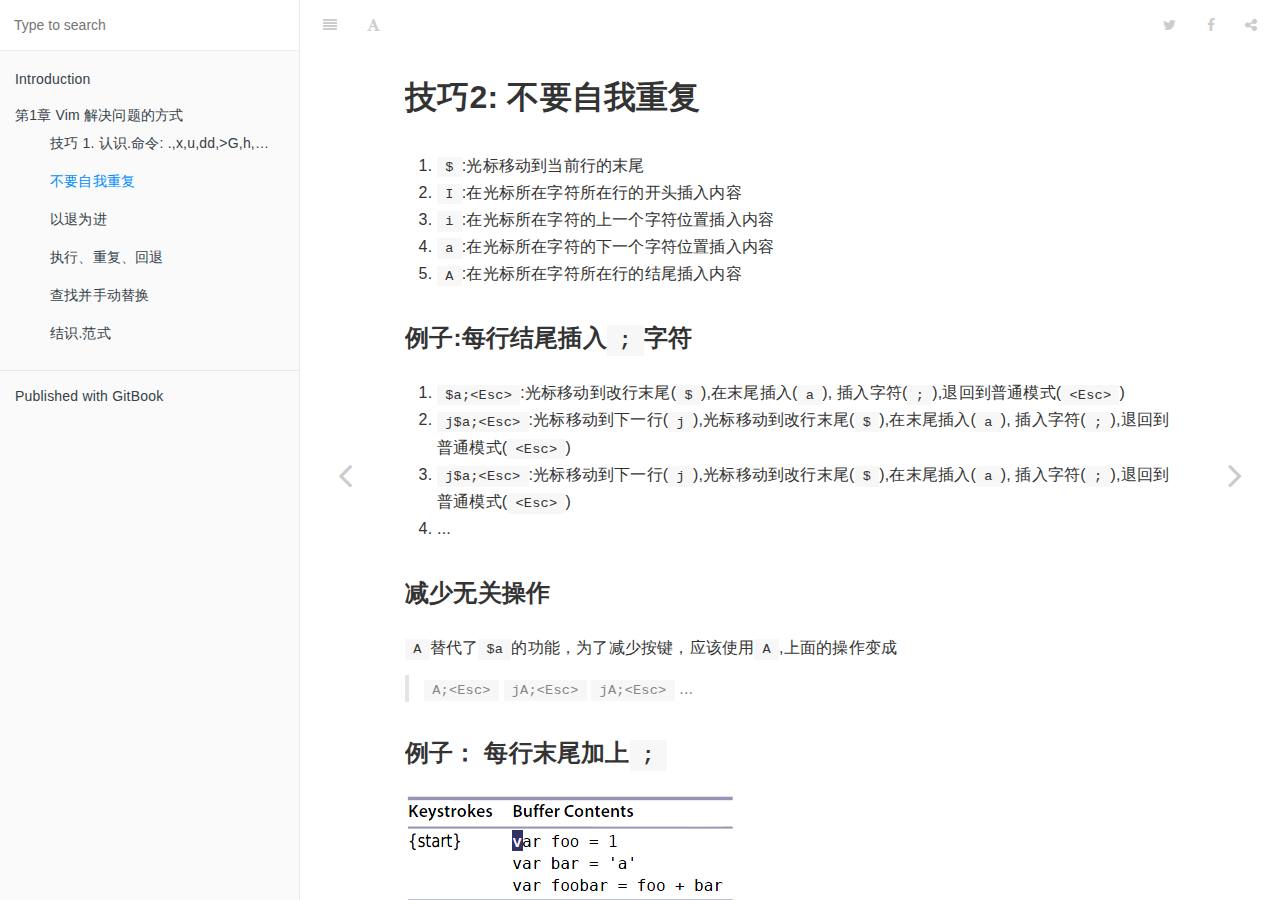
<file: _book/part0/tip2.html>
<!DOCTYPE HTML>
<html lang="" >
    <head>
        <title>不要自我重复 · GitBook</title>
        <meta charset="UTF-8">
        <meta http-equiv="X-UA-Compatible" content="IE=edge" />
        <meta content="text/html; charset=utf-8" http-equiv="Content-Type">
        <meta name="description" content="">
        <meta name="generator" content="GitBook 3.1.1">
        
        
        
    
    <link rel="stylesheet" href="../gitbook/style.css">

    
            
                
                <link rel="stylesheet" href="../gitbook/gitbook-plugin-highlight/website.css">
                
            
                
                <link rel="stylesheet" href="../gitbook/gitbook-plugin-search/search.css">
                
            
                
                <link rel="stylesheet" href="../gitbook/gitbook-plugin-fontsettings/website.css">
                
            
        

    

    
        
    
        
    
        
    
        
    
        
    
        
    

        
    
    
    <meta name="HandheldFriendly" content="true"/>
    <meta name="viewport" content="width=device-width, initial-scale=1, user-scalable=no">
    <meta name="apple-mobile-web-app-capable" content="yes">
    <meta name="apple-mobile-web-app-status-bar-style" content="black">
    <link rel="apple-touch-icon-precomposed" sizes="152x152" href="../gitbook/images/apple-touch-icon-precomposed-152.png">
    <link rel="shortcut icon" href="../gitbook/images/favicon.ico" type="image/x-icon">

    
    <link rel="next" href="tip3.html" />
    
    
    <link rel="prev" href="tip1.html" />
    

    </head>
    <body>
        
<div class="book">
    <div class="book-summary">
        
            
<div id="book-search-input" role="search">
    <input type="text" placeholder="Type to search" />
</div>

            
                <nav role="navigation">
                


<ul class="summary">
    
    

    

    
        
        
    
        <li class="chapter " data-level="1.1" data-path="../">
            
                <a href="../">
            
                    
                    Introduction
            
                </a>
            

            
        </li>
    
        <li class="chapter " data-level="1.2" data-path="README.md">
            
                <span>
            
                    
                    第1章 Vim 解决问题的方式
            
                </a>
            

            
            <ul class="articles">
                
    
        <li class="chapter " data-level="1.2.1" data-path="tip1.html">
            
                <a href="tip1.html">
            
                    
                    技巧 1. 认识.命令:  .,x,u,dd,>G,h,j,k,l
            
                </a>
            

            
        </li>
    
        <li class="chapter active" data-level="1.2.2" data-path="tip2.html">
            
                <a href="tip2.html">
            
                    
                    不要自我重复
            
                </a>
            

            
        </li>
    
        <li class="chapter " data-level="1.2.3" data-path="tip3.html">
            
                <a href="tip3.html">
            
                    
                    以退为进
            
                </a>
            

            
        </li>
    
        <li class="chapter " data-level="1.2.4" data-path="tip4.html">
            
                <a href="tip4.html">
            
                    
                    执行、重复、回退
            
                </a>
            

            
        </li>
    
        <li class="chapter " data-level="1.2.5" data-path="tip5.html">
            
                <a href="tip5.html">
            
                    
                    查找并手动替换
            
                </a>
            

            
        </li>
    
        <li class="chapter " data-level="1.2.6" data-path="tip6.html">
            
                <a href="tip6.html">
            
                    
                    结识.范式
            
                </a>
            

            
        </li>
    

            </ul>
            
        </li>
    

    

    <li class="divider"></li>

    <li>
        <a href="https://www.gitbook.com" target="blank" class="gitbook-link">
            Published with GitBook
        </a>
    </li>
</ul>


                </nav>
            
        
    </div>

    <div class="book-body">
        
            <div class="body-inner">
                
                    

<div class="book-header" role="navigation">
    

    <!-- Title -->
    <h1>
        <i class="fa fa-circle-o-notch fa-spin"></i>
        <a href=".." >不要自我重复</a>
    </h1>
</div>




                    <div class="page-wrapper" tabindex="-1" role="main">
                        <div class="page-inner">
                            
<div id="book-search-results">
    <div class="search-noresults">
    
                                <section class="normal markdown-section">
                                
                                <h1 id="&#x6280;&#x5DE7;2-&#x4E0D;&#x8981;&#x81EA;&#x6211;&#x91CD;&#x590D;">&#x6280;&#x5DE7;2: &#x4E0D;&#x8981;&#x81EA;&#x6211;&#x91CD;&#x590D;</h1>
<ol>
<li><code>$</code>:&#x5149;&#x6807;&#x79FB;&#x52A8;&#x5230;&#x5F53;&#x524D;&#x884C;&#x7684;&#x672B;&#x5C3E;</li>
<li><code>I</code>:&#x5728;&#x5149;&#x6807;&#x6240;&#x5728;&#x5B57;&#x7B26;&#x6240;&#x5728;&#x884C;&#x7684;&#x5F00;&#x5934;&#x63D2;&#x5165;&#x5185;&#x5BB9;</li>
<li><code>i</code>:&#x5728;&#x5149;&#x6807;&#x6240;&#x5728;&#x5B57;&#x7B26;&#x7684;&#x4E0A;&#x4E00;&#x4E2A;&#x5B57;&#x7B26;&#x4F4D;&#x7F6E;&#x63D2;&#x5165;&#x5185;&#x5BB9;</li>
<li><code>a</code>:&#x5728;&#x5149;&#x6807;&#x6240;&#x5728;&#x5B57;&#x7B26;&#x7684;&#x4E0B;&#x4E00;&#x4E2A;&#x5B57;&#x7B26;&#x4F4D;&#x7F6E;&#x63D2;&#x5165;&#x5185;&#x5BB9;</li>
<li><code>A</code>:&#x5728;&#x5149;&#x6807;&#x6240;&#x5728;&#x5B57;&#x7B26;&#x6240;&#x5728;&#x884C;&#x7684;&#x7ED3;&#x5C3E;&#x63D2;&#x5165;&#x5185;&#x5BB9;</li>
</ol>
<h3 id="&#x4F8B;&#x5B50;&#x6BCF;&#x884C;&#x7ED3;&#x5C3E;&#x63D2;&#x5165;&#x5B57;&#x7B26;">&#x4F8B;&#x5B50;:&#x6BCF;&#x884C;&#x7ED3;&#x5C3E;&#x63D2;&#x5165;<code>;</code>&#x5B57;&#x7B26;</h3>
<ol>
<li><code>$a;&lt;Esc&gt;</code>:&#x5149;&#x6807;&#x79FB;&#x52A8;&#x5230;&#x6539;&#x884C;&#x672B;&#x5C3E;(<code>$</code>),&#x5728;&#x672B;&#x5C3E;&#x63D2;&#x5165;(<code>a</code>), &#x63D2;&#x5165;&#x5B57;&#x7B26;(<code>;</code>),&#x9000;&#x56DE;&#x5230;&#x666E;&#x901A;&#x6A21;&#x5F0F;(<code>&lt;Esc&gt;</code>) <br></li>
<li><code>j$a;&lt;Esc&gt;</code>:&#x5149;&#x6807;&#x79FB;&#x52A8;&#x5230;&#x4E0B;&#x4E00;&#x884C;(<code>j</code>),&#x5149;&#x6807;&#x79FB;&#x52A8;&#x5230;&#x6539;&#x884C;&#x672B;&#x5C3E;(<code>$</code>),&#x5728;&#x672B;&#x5C3E;&#x63D2;&#x5165;(<code>a</code>), &#x63D2;&#x5165;&#x5B57;&#x7B26;(<code>;</code>),&#x9000;&#x56DE;&#x5230;&#x666E;&#x901A;&#x6A21;&#x5F0F;(<code>&lt;Esc&gt;</code>) <br></li>
<li><code>j$a;&lt;Esc&gt;</code>:&#x5149;&#x6807;&#x79FB;&#x52A8;&#x5230;&#x4E0B;&#x4E00;&#x884C;(<code>j</code>),&#x5149;&#x6807;&#x79FB;&#x52A8;&#x5230;&#x6539;&#x884C;&#x672B;&#x5C3E;(<code>$</code>),&#x5728;&#x672B;&#x5C3E;&#x63D2;&#x5165;(<code>a</code>), &#x63D2;&#x5165;&#x5B57;&#x7B26;(<code>;</code>),&#x9000;&#x56DE;&#x5230;&#x666E;&#x901A;&#x6A21;&#x5F0F;(<code>&lt;Esc&gt;</code>) <br></li>
<li>...</li>
</ol>
<h3 id="&#x51CF;&#x5C11;&#x65E0;&#x5173;&#x64CD;&#x4F5C;">&#x51CF;&#x5C11;&#x65E0;&#x5173;&#x64CD;&#x4F5C;</h3>
<p><code>A</code>&#x66FF;&#x4EE3;&#x4E86;<code>$a</code>&#x7684;&#x529F;&#x80FD;&#xFF0C;&#x4E3A;&#x4E86;&#x51CF;&#x5C11;&#x6309;&#x952E;&#xFF0C;&#x5E94;&#x8BE5;&#x4F7F;&#x7528;<code>A</code>,&#x4E0A;&#x9762;&#x7684;&#x64CD;&#x4F5C;&#x53D8;&#x6210;</p>
<blockquote>
<p><code>A;&lt;Esc&gt;</code>
<code>jA;&lt;Esc&gt;</code>
<code>jA;&lt;Esc&gt;</code>
...</p>
</blockquote>
<h3 id="&#x4F8B;&#x5B50;&#xFF1A;-&#x6BCF;&#x884C;&#x672B;&#x5C3E;&#x52A0;&#x4E0A;">&#x4F8B;&#x5B50;&#xFF1A; &#x6BCF;&#x884C;&#x672B;&#x5C3E;&#x52A0;&#x4E0A;<code>;</code></h3>
<p><img src="../images/tip2.png" alt="tip2">  </p>
<p><br>  </p>
<table>
<thead>
<tr>
<th style="text-align:left">&#x4E0A;&#x4E00;&#x7BC7;</th>
<th style="text-align:right">&#x4E0B;&#x4E00;&#x7BC7;</th>
</tr>
</thead>
<tbody>
<tr>
<td style="text-align:left"><a href="tip1.html">Tip1 &#x8BA4;&#x8BC6;<code>.</code>&#x547D;&#x4EE4;</a></td>
<td style="text-align:right"><a href="tip3.html">Tip3 &#x4EE5;&#x9000;&#x4E3A;&#x8FDB;</a></td>
</tr>
</tbody>
</table>

                                
                                </section>
                            
    </div>
    <div class="search-results">
        <div class="has-results">
            
            <h1 class="search-results-title"><span class='search-results-count'></span> results matching "<span class='search-query'></span>"</h1>
            <ul class="search-results-list"></ul>
            
        </div>
        <div class="no-results">
            
            <h1 class="search-results-title">No results matching "<span class='search-query'></span>"</h1>
            
        </div>
    </div>
</div>

                        </div>
                    </div>
                
            </div>

            
                
                <a href="tip1.html" class="navigation navigation-prev " aria-label="Previous page: 技巧 1. 认识.命令:  .,x,u,dd,>G,h,j,k,l">
                    <i class="fa fa-angle-left"></i>
                </a>
                
                
                <a href="tip3.html" class="navigation navigation-next " aria-label="Next page: 以退为进">
                    <i class="fa fa-angle-right"></i>
                </a>
                
            
        
    </div>

    <script>
        var gitbook = gitbook || [];
        gitbook.push(function() {
            gitbook.page.hasChanged({"page":{"title":"不要自我重复","level":"1.2.2","depth":2,"next":{"title":"以退为进","level":"1.2.3","depth":2,"path":"part0/tip3.md","ref":"part0/tip3.md","articles":[]},"previous":{"title":"技巧 1. 认识.命令:  .,x,u,dd,>G,h,j,k,l","level":"1.2.1","depth":2,"path":"part0/tip1.md","ref":"part0/tip1.md","articles":[]},"dir":"ltr"},"config":{"gitbook":"*","theme":"default","variables":{},"plugins":["livereload"],"pluginsConfig":{"livereload":{},"highlight":{},"search":{},"lunr":{"maxIndexSize":1000000},"sharing":{"facebook":true,"twitter":true,"google":false,"weibo":false,"instapaper":false,"vk":false,"all":["facebook","google","twitter","weibo","instapaper"]},"fontsettings":{"theme":"white","family":"sans","size":2},"theme-default":{"styles":{"website":"styles/website.css","pdf":"styles/pdf.css","epub":"styles/epub.css","mobi":"styles/mobi.css","ebook":"styles/ebook.css","print":"styles/print.css"},"showLevel":false}},"structure":{"langs":"LANGS.md","readme":"README.md","glossary":"GLOSSARY.md","summary":"SUMMARY.md"},"pdf":{"pageNumbers":true,"fontSize":12,"fontFamily":"Arial","paperSize":"a4","chapterMark":"pagebreak","pageBreaksBefore":"/","margin":{"right":62,"left":62,"top":56,"bottom":56}},"styles":{"website":"styles/website.css","pdf":"styles/pdf.css","epub":"styles/epub.css","mobi":"styles/mobi.css","ebook":"styles/ebook.css","print":"styles/print.css"}},"file":{"path":"part0/tip2.md","mtime":"2016-02-09T09:14:38.812Z","type":"markdown"},"gitbook":{"version":"3.1.1","time":"2016-06-29T07:54:05.638Z"},"basePath":"..","book":{"language":""}});
        });
    </script>
</div>

        
    <script src="../gitbook/gitbook.js"></script>
    <script src="../gitbook/theme.js"></script>
    
        
        <script src="../gitbook/gitbook-plugin-livereload/plugin.js"></script>
        
    
        
        <script src="../gitbook/gitbook-plugin-search/search-engine.js"></script>
        
    
        
        <script src="../gitbook/gitbook-plugin-search/search.js"></script>
        
    
        
        <script src="../gitbook/gitbook-plugin-lunr/lunr.min.js"></script>
        
    
        
        <script src="../gitbook/gitbook-plugin-lunr/search-lunr.js"></script>
        
    
        
        <script src="../gitbook/gitbook-plugin-sharing/buttons.js"></script>
        
    
        
        <script src="../gitbook/gitbook-plugin-fontsettings/fontsettings.js"></script>
        
    

    </body>
</html>
</file>
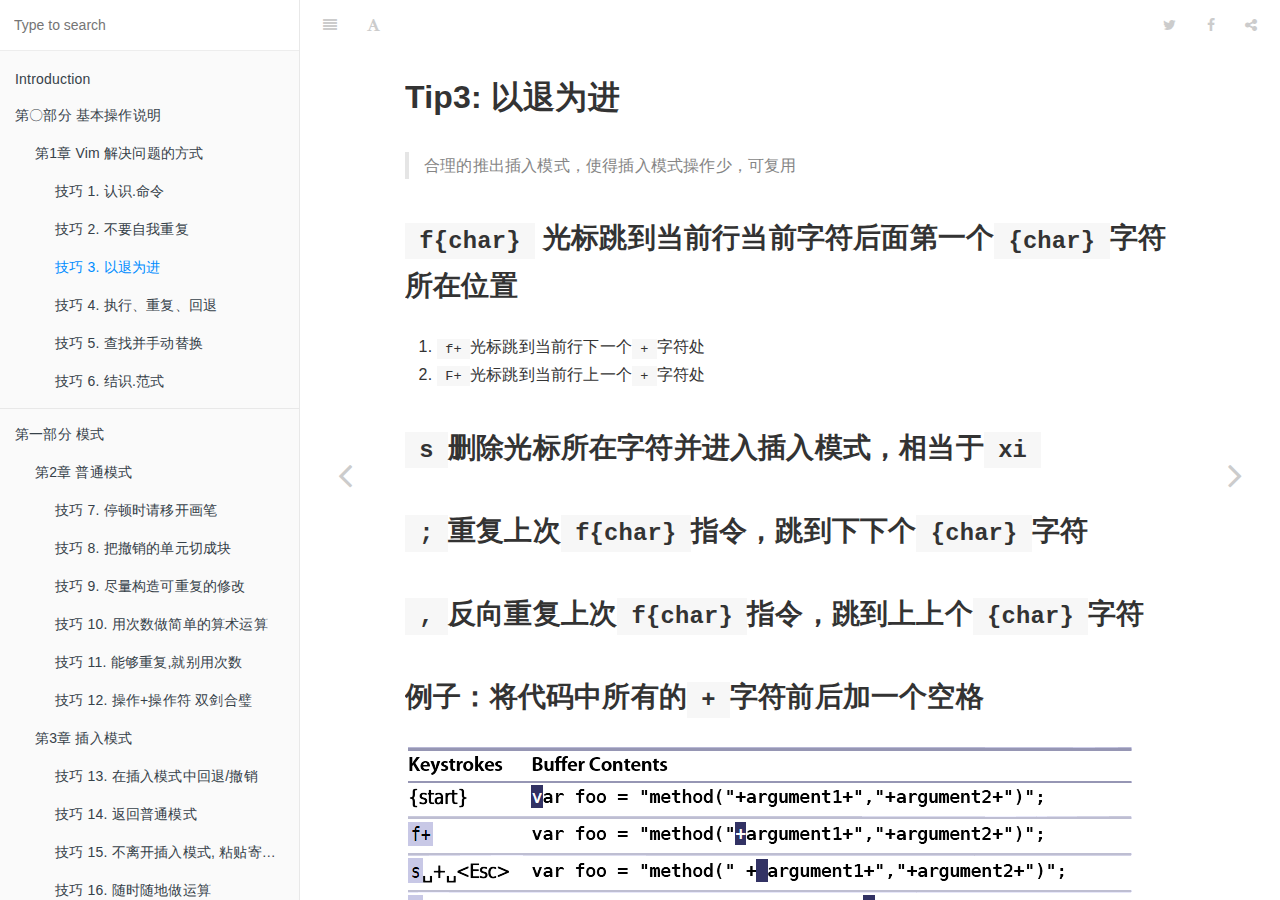
<file: _book/part0/tip3.html>
<!DOCTYPE HTML>
<html lang="" >
    <head>
        <meta charset="UTF-8">
        <meta content="text/html; charset=utf-8" http-equiv="Content-Type">
        <title>技巧 3. 以退为进 · GitBook</title>
        <meta http-equiv="X-UA-Compatible" content="IE=edge" />
        <meta name="description" content="">
        <meta name="generator" content="GitBook 3.2.2">
        
        
        
    
    <link rel="stylesheet" href="../gitbook/style.css">

    
            
                
                <link rel="stylesheet" href="../gitbook/gitbook-plugin-highlight/website.css">
                
            
                
                <link rel="stylesheet" href="../gitbook/gitbook-plugin-search/search.css">
                
            
                
                <link rel="stylesheet" href="../gitbook/gitbook-plugin-fontsettings/website.css">
                
            
        

    

    
        
    
        
    
        
    
        
    
        
    
        
    

        
    
    
    <meta name="HandheldFriendly" content="true"/>
    <meta name="viewport" content="width=device-width, initial-scale=1, user-scalable=no">
    <meta name="apple-mobile-web-app-capable" content="yes">
    <meta name="apple-mobile-web-app-status-bar-style" content="black">
    <link rel="apple-touch-icon-precomposed" sizes="152x152" href="../gitbook/images/apple-touch-icon-precomposed-152.png">
    <link rel="shortcut icon" href="../gitbook/images/favicon.ico" type="image/x-icon">

    
    <link rel="next" href="tip4.html" />
    
    
    <link rel="prev" href="tip2.html" />
    

    </head>
    <body>
        
<div class="book">
    <div class="book-summary">
        
            
<div id="book-search-input" role="search">
    <input type="text" placeholder="Type to search" />
</div>

            
                <nav role="navigation">
                


<ul class="summary">
    
    

    

    
        
        
    
        <li class="chapter " data-level="1.1" data-path="../">
            
                <a href="../">
            
                    
                    Introduction
            
                </a>
            

            
        </li>
    
        <li class="chapter " data-level="1.2" data-path="../第〇部分-基本操作说明.html">
            
                <a href="../第〇部分-基本操作说明.html">
            
                    
                    第〇部分 基本操作说明
            
                </a>
            

            
            <ul class="articles">
                
    
        <li class="chapter " data-level="1.2.1" data-path="../第1章-vim-解决问题的方式.html">
            
                <a href="../第1章-vim-解决问题的方式.html">
            
                    
                    第1章 Vim 解决问题的方式
            
                </a>
            

            
            <ul class="articles">
                
    
        <li class="chapter " data-level="1.2.1.1" data-path="tip1.html">
            
                <a href="tip1.html">
            
                    
                    技巧 1. 认识.命令
            
                </a>
            

            
        </li>
    
        <li class="chapter " data-level="1.2.1.2" data-path="tip2.html">
            
                <a href="tip2.html">
            
                    
                    技巧 2. 不要自我重复
            
                </a>
            

            
        </li>
    
        <li class="chapter active" data-level="1.2.1.3" data-path="tip3.html">
            
                <a href="tip3.html">
            
                    
                    技巧 3. 以退为进
            
                </a>
            

            
        </li>
    
        <li class="chapter " data-level="1.2.1.4" data-path="tip4.html">
            
                <a href="tip4.html">
            
                    
                    技巧 4. 执行、重复、回退
            
                </a>
            

            
        </li>
    
        <li class="chapter " data-level="1.2.1.5" data-path="tip5.html">
            
                <a href="tip5.html">
            
                    
                    技巧 5. 查找并手动替换
            
                </a>
            

            
        </li>
    
        <li class="chapter " data-level="1.2.1.6" data-path="tip6.html">
            
                <a href="tip6.html">
            
                    
                    技巧 6. 结识.范式
            
                </a>
            

            
        </li>
    

            </ul>
            
        </li>
    

            </ul>
            
        </li>
    

    
        
        <li class="divider"></li>
        
        
    
        <li class="chapter " data-level="2.1" data-path="../part1_pattern/chapter2_normal_pattern/tip7.html">
            
                <a href="../part1_pattern/chapter2_normal_pattern/tip7.html">
            
                    
                    第一部分 模式
            
                </a>
            

            
            <ul class="articles">
                
    
        <li class="chapter " data-level="2.1.1" data-path="../part1_pattern/chapter2_normal_pattern/tip7.html">
            
                <a href="../part1_pattern/chapter2_normal_pattern/tip7.html">
            
                    
                    第2章 普通模式
            
                </a>
            

            
            <ul class="articles">
                
    
        <li class="chapter " data-level="2.1.1.1" data-path="../part1_pattern/chapter2_normal_pattern/tip7.html">
            
                <a href="../part1_pattern/chapter2_normal_pattern/tip7.html">
            
                    
                    技巧 7. 停顿时请移开画笔
            
                </a>
            

            
        </li>
    
        <li class="chapter " data-level="2.1.1.2" data-path="../part1_pattern/chapter2_normal_pattern/tip8.html">
            
                <a href="../part1_pattern/chapter2_normal_pattern/tip8.html">
            
                    
                    技巧 8. 把撤销的单元切成块
            
                </a>
            

            
        </li>
    
        <li class="chapter " data-level="2.1.1.3" data-path="../part1_pattern/chapter2_normal_pattern/tip9.html">
            
                <a href="../part1_pattern/chapter2_normal_pattern/tip9.html">
            
                    
                    技巧 9. 尽量构造可重复的修改
            
                </a>
            

            
        </li>
    
        <li class="chapter " data-level="2.1.1.4" data-path="../part1_pattern/chapter2_normal_pattern/tip10.html">
            
                <a href="../part1_pattern/chapter2_normal_pattern/tip10.html">
            
                    
                    技巧 10. 用次数做简单的算术运算
            
                </a>
            

            
        </li>
    
        <li class="chapter " data-level="2.1.1.5" data-path="../part1_pattern/chapter2_normal_pattern/tip12.html">
            
                <a href="../part1_pattern/chapter2_normal_pattern/tip12.html">
            
                    
                    技巧 11. 能够重复,就别用次数
            
                </a>
            

            
        </li>
    
        <li class="chapter " data-level="2.1.1.6" data-path="../part1_pattern/chapter2_normal_pattern/tip12.html">
            
                <a href="../part1_pattern/chapter2_normal_pattern/tip12.html">
            
                    
                    技巧 12. 操作+操作符 双剑合璧
            
                </a>
            

            
        </li>
    

            </ul>
            
        </li>
    
        <li class="chapter " data-level="2.1.2" data-path="../part1_pattern/chapter3_insert_mode/tip13.html">
            
                <a href="../part1_pattern/chapter3_insert_mode/tip13.html">
            
                    
                    第3章 插入模式
            
                </a>
            

            
            <ul class="articles">
                
    
        <li class="chapter " data-level="2.1.2.1" data-path="../part1_pattern/chapter3_insert_mode/tip13.html">
            
                <a href="../part1_pattern/chapter3_insert_mode/tip13.html">
            
                    
                    技巧 13. 在插入模式中回退/撤销
            
                </a>
            

            
        </li>
    
        <li class="chapter " data-level="2.1.2.2" data-path="../part1_pattern/chapter3_insert_mode/tip14.html">
            
                <a href="../part1_pattern/chapter3_insert_mode/tip14.html">
            
                    
                    技巧 14. 返回普通模式
            
                </a>
            

            
        </li>
    
        <li class="chapter " data-level="2.1.2.3" data-path="../part1_pattern/chapter3_insert_mode/tip15.html">
            
                <a href="../part1_pattern/chapter3_insert_mode/tip15.html">
            
                    
                    技巧 15. 不离开插入模式, 粘贴寄存器中的文本
            
                </a>
            

            
        </li>
    
        <li class="chapter " data-level="2.1.2.4" data-path="../part1_pattern/chapter3_insert_mode/tip16.html">
            
                <a href="../part1_pattern/chapter3_insert_mode/tip16.html">
            
                    
                    技巧 16. 随时随地做运算
            
                </a>
            

            
        </li>
    
        <li class="chapter " data-level="2.1.2.5" data-path="../part1_pattern/chapter3_insert_mode/tip17.html">
            
                <a href="../part1_pattern/chapter3_insert_mode/tip17.html">
            
                    
                    技巧 17. 用字符编码插入非常用字符
            
                </a>
            

            
        </li>
    
        <li class="chapter " data-level="2.1.2.6" data-path="../part1_pattern/chapter3_insert_mode/tip18.html">
            
                <a href="../part1_pattern/chapter3_insert_mode/tip18.html">
            
                    
                    技巧 18. 用二合字母(digraph)插入非常用字符
            
                </a>
            

            
        </li>
    
        <li class="chapter " data-level="2.1.2.7" data-path="../part1_pattern/chapter3_insert_mode/tip19.html">
            
                <a href="../part1_pattern/chapter3_insert_mode/tip19.html">
            
                    
                    技巧 19. 使用替换模式替换已有文本
            
                </a>
            

            
        </li>
    

            </ul>
            
        </li>
    
        <li class="chapter " data-level="2.1.3" data-path="../part1_pattern/chapter4_visual_mode/tip20.html">
            
                <a href="../part1_pattern/chapter4_visual_mode/tip20.html">
            
                    
                    第4章 可视模式
            
                </a>
            

            
            <ul class="articles">
                
    
        <li class="chapter " data-level="2.1.3.1" data-path="../part1_pattern/chapter4_visual_mode/tip20.html">
            
                <a href="../part1_pattern/chapter4_visual_mode/tip20.html">
            
                    
                    技巧 20. 深入理解可视模式
            
                </a>
            

            
        </li>
    
        <li class="chapter " data-level="2.1.3.2" data-path="../part1_pattern/chapter4_visual_mode/tip21.html">
            
                <a href="../part1_pattern/chapter4_visual_mode/tip21.html">
            
                    
                    技巧 21. 选择高亮区域
            
                </a>
            

            
        </li>
    
        <li class="chapter " data-level="2.1.3.3" data-path="../part1_pattern/chapter4_visual_mode/tip22.html">
            
                <a href="../part1_pattern/chapter4_visual_mode/tip22.html">
            
                    
                    技巧 22. 重复执行面向行的可视命令
            
                </a>
            

            
        </li>
    
        <li class="chapter " data-level="2.1.3.4" data-path="../part1_pattern/chapter4_visual_mode/tip23.html">
            
                <a href="../part1_pattern/chapter4_visual_mode/tip23.html">
            
                    
                    技巧 23. 尽可能使用操作符命令,而不是可视命令
            
                </a>
            

            
        </li>
    
        <li class="chapter " data-level="2.1.3.5" data-path="../part1_pattern/chapter4_visual_mode/tip24.html">
            
                <a href="../part1_pattern/chapter4_visual_mode/tip24.html">
            
                    
                    技巧 24. 用面向列块的可视模式编辑表格数据
            
                </a>
            

            
        </li>
    
        <li class="chapter " data-level="2.1.3.6" data-path="../part1_pattern/chapter4_visual_mode/tip25.html">
            
                <a href="../part1_pattern/chapter4_visual_mode/tip25.html">
            
                    
                    技巧 25. 修改列文本
            
                </a>
            

            
        </li>
    
        <li class="chapter " data-level="2.1.3.7" data-path="../part1_pattern/chapter4_visual_mode/tip26.html">
            
                <a href="../part1_pattern/chapter4_visual_mode/tip26.html">
            
                    
                    技巧 26. 在长短不一的高亮块中添加文本
            
                </a>
            

            
        </li>
    

            </ul>
            
        </li>
    
        <li class="chapter " data-level="2.1.4" data-path="../part1_pattern/chapter5_ex_mode/tip27.html">
            
                <a href="../part1_pattern/chapter5_ex_mode/tip27.html">
            
                    
                    第5章 命令行模式
            
                </a>
            

            
            <ul class="articles">
                
    
        <li class="chapter " data-level="2.1.4.1" >
            
                <span>
            
                    
                    技巧 27. 结识Vim的命令行模式](part1_pattern/chapter5_ex_mode/tip27.md): ,
            
                </span>
            

            
        </li>
    
        <li class="chapter " data-level="2.1.4.2" >
            
                <span>
            
                    
                    技巧 28. 在一行或多个连续行上执行命令](part1_pattern/chapter5_ex_mode/tip28.md): ,,
            
                </span>
            

            
        </li>
    
        <li class="chapter " data-level="2.1.4.3" data-path="../part1_pattern/chapter5_ex_mode/tip29.html">
            
                <a href="../part1_pattern/chapter5_ex_mode/tip29.html">
            
                    
                    技巧 29. 使用:t :m 进行复制和移动行
            
                </a>
            

            
        </li>
    
        <li class="chapter " data-level="2.1.4.4" data-path="../part1_pattern/chapter5_ex_mode/tip30.html">
            
                <a href="../part1_pattern/chapter5_ex_mode/tip30.html">
            
                    
                    技巧 30. 在指定范围上执行普通模式命令
            
                </a>
            

            
        </li>
    
        <li class="chapter " data-level="2.1.4.5" data-path="../part1_pattern/chapter5_ex_mode/tip31.html">
            
                <a href="../part1_pattern/chapter5_ex_mode/tip31.html">
            
                    
                    技巧 31. 重复上次的Ex命令
            
                </a>
            

            
        </li>
    
        <li class="chapter " data-level="2.1.4.6" data-path="../part1_pattern/chapter5_ex_mode/tip32.html">
            
                <a href="../part1_pattern/chapter5_ex_mode/tip32.html">
            
                    
                    技巧 32. 自动补全Ex命令
            
                </a>
            

            
        </li>
    
        <li class="chapter " data-level="2.1.4.7" data-path="../part1_pattern/chapter5_ex_mode/tip33.html">
            
                <a href="../part1_pattern/chapter5_ex_mode/tip33.html">
            
                    
                    技巧 33. 把当前单词插入到命令行
            
                </a>
            

            
        </li>
    
        <li class="chapter " data-level="2.1.4.8" data-path="../part1_pattern/chapter5_ex_mode/tip34.html">
            
                <a href="../part1_pattern/chapter5_ex_mode/tip34.html">
            
                    
                    技巧 34. 回溯历史命令
            
                </a>
            

            
        </li>
    
        <li class="chapter " data-level="2.1.4.9" data-path="../part1_pattern/chapter5_ex_mode/tip35.html">
            
                <a href="../part1_pattern/chapter5_ex_mode/tip35.html">
            
                    
                    技巧 35. 运行Shell命令
            
                </a>
            

            
        </li>
    

            </ul>
            
        </li>
    

            </ul>
            
        </li>
    

    
        
        <li class="divider"></li>
        
        
    
        <li class="chapter " data-level="3.1" data-path="../part2_file/chapter6_multi_files/tip36.html">
            
                <a href="../part2_file/chapter6_multi_files/tip36.html">
            
                    
                    第二部分 文件 
            
                </a>
            

            
            <ul class="articles">
                
    
        <li class="chapter " data-level="3.1.1" data-path="../part2_file/chapter6_multi_files/tip36.html">
            
                <a href="../part2_file/chapter6_multi_files/tip36.html">
            
                    
                    第6章 管理多个文件
            
                </a>
            

            
            <ul class="articles">
                
    
        <li class="chapter " data-level="3.1.1.1" data-path="../part2_file/chapter6_multi_files/tip36.html">
            
                <a href="../part2_file/chapter6_multi_files/tip36.html">
            
                    
                    技巧 36. 用缓冲区列表管理打开的文件
            
                </a>
            

            
        </li>
    
        <li class="chapter " data-level="3.1.1.2" data-path="../part2_file/chapter6_multi_files/tip37.html">
            
                <a href="../part2_file/chapter6_multi_files/tip37.html">
            
                    
                    技巧 37. 用参数列表将缓冲区分组
            
                </a>
            

            
        </li>
    
        <li class="chapter " data-level="3.1.1.3" data-path="../part2_file/chapter6_multi_files/tip38.html">
            
                <a href="../part2_file/chapter6_multi_files/tip38.html">
            
                    
                    技巧 38. 管理隐藏缓冲区
            
                </a>
            

            
        </li>
    
        <li class="chapter " data-level="3.1.1.4" data-path="../part2_file/chapter6_multi_files/tip39.html">
            
                <a href="../part2_file/chapter6_multi_files/tip39.html">
            
                    
                    技巧 39. 将工作区分成窗口
            
                </a>
            

            
        </li>
    
        <li class="chapter " data-level="3.1.1.5" data-path="../part2_file/chapter6_multi_files/tip40.html">
            
                <a href="../part2_file/chapter6_multi_files/tip40.html">
            
                    
                    技巧 40. 用标签页将窗口分组
            
                </a>
            

            
        </li>
    

            </ul>
            
        </li>
    
        <li class="chapter " data-level="3.1.2" data-path="../part2_file/chapter7_file_opr/tip41.html">
            
                <a href="../part2_file/chapter7_file_opr/tip41.html">
            
                    
                    第7章 打开及保存文件
            
                </a>
            

            
            <ul class="articles">
                
    
        <li class="chapter " data-level="3.1.2.1" data-path="../part2_file/chapter7_file_opr/tip41.html">
            
                <a href="../part2_file/chapter7_file_opr/tip41.html">
            
                    
                    技巧 41. 用:edit命令打开文件
            
                </a>
            

            
        </li>
    
        <li class="chapter " data-level="3.1.2.2" data-path="../part2_file/chapter7_file_opr/tip42.html">
            
                <a href="../part2_file/chapter7_file_opr/tip42.html">
            
                    
                    技巧 42. 使用:find打开文件
            
                </a>
            

            
        </li>
    
        <li class="chapter " data-level="3.1.2.3" data-path="../part2_file/chapter7_file_opr/tip43.html">
            
                <a href="../part2_file/chapter7_file_opr/tip43.html">
            
                    
                    技巧 43. 使用netrw管理文件系统
            
                </a>
            

            
        </li>
    
        <li class="chapter " data-level="3.1.2.4" data-path="../part2_file/chapter7_file_opr/tip44.html">
            
                <a href="../part2_file/chapter7_file_opr/tip44.html">
            
                    
                    技巧 44. 把文件保存到不存在的目录中
            
                </a>
            

            
        </li>
    
        <li class="chapter " data-level="3.1.2.5" data-path="../part2_file/chapter7_file_opr/tip45.html">
            
                <a href="../part2_file/chapter7_file_opr/tip45.html">
            
                    
                    技巧 45. 以超级用户权限保存文件
            
                </a>
            

            
        </li>
    

            </ul>
            
        </li>
    

            </ul>
            
        </li>
    
        <li class="chapter " data-level="3.2" data-path="../part3_fast_move/chapter8_doc_jump/tip46.html">
            
                <a href="../part3_fast_move/chapter8_doc_jump/tip46.html">
            
                    
                    第三部分 更快的移动和跳转
            
                </a>
            

            
            <ul class="articles">
                
    
        <li class="chapter " data-level="3.2.1" data-path="../part3_fast_move/chapter8_doc_jump/tip46.html">
            
                <a href="../part3_fast_move/chapter8_doc_jump/tip46.html">
            
                    
                    第8章 用动作命令在文档中快速跳转
            
                </a>
            

            
            <ul class="articles">
                
    
        <li class="chapter " data-level="3.2.1.1" data-path="../part3_fast_move/chapter8_doc_jump/tip46.html">
            
                <a href="../part3_fast_move/chapter8_doc_jump/tip46.html">
            
                    
                    技巧 46. 让手指保持在 本位行（Home Row）上
            
                </a>
            

            
        </li>
    
        <li class="chapter " data-level="3.2.1.2" data-path="../part3_fast_move/chapter8_doc_jump/tip47.html">
            
                <a href="../part3_fast_move/chapter8_doc_jump/tip47.html">
            
                    
                    技巧 47. 区分实际行和屏幕行
            
                </a>
            

            
        </li>
    
        <li class="chapter " data-level="3.2.1.3" data-path="../part3_fast_move/chapter8_doc_jump/tip48.html">
            
                <a href="../part3_fast_move/chapter8_doc_jump/tip48.html">
            
                    
                    技巧 48. 基于单词移动
            
                </a>
            

            
        </li>
    
        <li class="chapter " data-level="3.2.1.4" data-path="../part3_fast_move/chapter8_doc_jump/tip49.html">
            
                <a href="../part3_fast_move/chapter8_doc_jump/tip49.html">
            
                    
                    技巧 49. 对字符串进行查找
            
                </a>
            

            
        </li>
    
        <li class="chapter " data-level="3.2.1.5" data-path="../part3_fast_move/chapter8_doc_jump/tip50.html">
            
                <a href="../part3_fast_move/chapter8_doc_jump/tip50.html">
            
                    
                    技巧 50. 通过查找进行移动
            
                </a>
            

            
        </li>
    
        <li class="chapter " data-level="3.2.1.6" data-path="../part3_fast_move/chapter8_doc_jump/tip51.html">
            
                <a href="../part3_fast_move/chapter8_doc_jump/tip51.html">
            
                    
                    技巧 51. 用精确的文本对象选择选取
            
                </a>
            

            
        </li>
    
        <li class="chapter " data-level="3.2.1.7" data-path="../part3_fast_move/chapter8_doc_jump/tip52.html">
            
                <a href="../part3_fast_move/chapter8_doc_jump/tip52.html">
            
                    
                    技巧 52. 删除周边，修改内部
            
                </a>
            

            
        </li>
    
        <li class="chapter " data-level="3.2.1.8" data-path="../part3_fast_move/chapter8_doc_jump/tip53.html">
            
                <a href="../part3_fast_move/chapter8_doc_jump/tip53.html">
            
                    
                    技巧 53. 设置位置标记，以便快速跳回
            
                </a>
            

            
        </li>
    
        <li class="chapter " data-level="3.2.1.9" data-path="../part3_fast_move/chapter8_doc_jump/tip54.html">
            
                <a href="../part3_fast_move/chapter8_doc_jump/tip54.html">
            
                    
                    技巧 54. 在匹配括号间跳转
            
                </a>
            

            
        </li>
    

            </ul>
            
        </li>
    
        <li class="chapter " data-level="3.2.2" data-path="../part3_fast_move/chapter9_file_jump/tip55.html">
            
                <a href="../part3_fast_move/chapter9_file_jump/tip55.html">
            
                    
                    第9章 在文件间跳转
            
                </a>
            

            
            <ul class="articles">
                
    
        <li class="chapter " data-level="3.2.2.1" data-path="../part3_fast_move/chapter9_file_jump/tip55.html">
            
                <a href="../part3_fast_move/chapter9_file_jump/tip55.html">
            
                    
                    技巧 55. 遍历跳转列表
            
                </a>
            

            
        </li>
    
        <li class="chapter " data-level="3.2.2.2" data-path="../part3_fast_move/chapter9_file_jump/tip56.html">
            
                <a href="../part3_fast_move/chapter9_file_jump/tip56.html">
            
                    
                    技巧 56. 遍历改变列表
            
                </a>
            

            
        </li>
    
        <li class="chapter " data-level="3.2.2.3" data-path="../part3_fast_move/chapter9_file_jump/tip57.html">
            
                <a href="../part3_fast_move/chapter9_file_jump/tip57.html">
            
                    
                    技巧 57. 跳转到光标下的文件
            
                </a>
            

            
        </li>
    
        <li class="chapter " data-level="3.2.2.4" data-path="../part3_fast_move/chapter9_file_jump/tip58.html">
            
                <a href="../part3_fast_move/chapter9_file_jump/tip58.html">
            
                    
                    技巧 58. 用全局位置标记在文件间快速跳转
            
                </a>
            

            
        </li>
    

            </ul>
            
        </li>
    

            </ul>
            
        </li>
    
        <li class="chapter " data-level="3.3" data-path="../part4_register/chapter10_copy_paste/tip59.html">
            
                <a href="../part4_register/chapter10_copy_paste/tip59.html">
            
                    
                    第四部分 寄存器
            
                </a>
            

            
            <ul class="articles">
                
    
        <li class="chapter " data-level="3.3.1" data-path="../part4_register/chapter10_copy_paste/tip59.html">
            
                <a href="../part4_register/chapter10_copy_paste/tip59.html">
            
                    
                    第10章 复制和粘贴
            
                </a>
            

            
            <ul class="articles">
                
    
        <li class="chapter " data-level="3.3.1.1" data-path="../part4_register/chapter10_copy_paste/tip59.html">
            
                <a href="../part4_register/chapter10_copy_paste/tip59.html">
            
                    
                    技巧 59. 用无名寄存器实现删除、复制和粘帖操作
            
                </a>
            

            
        </li>
    
        <li class="chapter " data-level="3.3.1.2" data-path="../part4_register/chapter10_copy_paste/tip60.html">
            
                <a href="../part4_register/chapter10_copy_paste/tip60.html">
            
                    
                    技巧 60. 深入理解vim寄存器
            
                </a>
            

            
        </li>
    
        <li class="chapter " data-level="3.3.1.3" data-path="../part4_register/chapter10_copy_paste/tip61.html">
            
                <a href="../part4_register/chapter10_copy_paste/tip61.html">
            
                    
                    技巧 61. 用寄存器中的内容替换高亮选取的文本
            
                </a>
            

            
        </li>
    
        <li class="chapter " data-level="3.3.1.4" data-path="../part4_register/chapter10_copy_paste/tip62.html">
            
                <a href="../part4_register/chapter10_copy_paste/tip62.html">
            
                    
                    技巧 62. 把寄存器中的内容粘贴出来
            
                </a>
            

            
        </li>
    
        <li class="chapter " data-level="3.3.1.5" data-path="../part4_register/chapter10_copy_paste/tip63.html">
            
                <a href="../part4_register/chapter10_copy_paste/tip63.html">
            
                    
                    技巧 63. 与系统粘贴板进行交互
            
                </a>
            

            
        </li>
    

            </ul>
            
        </li>
    
        <li class="chapter " data-level="3.3.2" data-path="../part4_register/chapter11_macro/tip64.html">
            
                <a href="../part4_register/chapter11_macro/tip64.html">
            
                    
                    第11章 宏
            
                </a>
            

            
            <ul class="articles">
                
    
        <li class="chapter " data-level="3.3.2.1" data-path="../part4_register/chapter11_macro/tip64.html">
            
                <a href="../part4_register/chapter11_macro/tip64.html">
            
                    
                    技巧 64. 宏的读取和执行
            
                </a>
            

            
        </li>
    
        <li class="chapter " data-level="3.3.2.2" data-path="../part4_register/chapter11_macro/tip65.html">
            
                <a href="../part4_register/chapter11_macro/tip65.html">
            
                    
                    技巧 65. 规范光标位置、直达目标以及终止宏
            
                </a>
            

            
        </li>
    
        <li class="chapter " data-level="3.3.2.3" data-path="../part4_register/chapter11_macro/tip66.html">
            
                <a href="../part4_register/chapter11_macro/tip66.html">
            
                    
                    技巧 66. 加次数回放宏
            
                </a>
            

            
        </li>
    
        <li class="chapter " data-level="3.3.2.4" data-path="../part4_register/chapter11_macro/tip67.html">
            
                <a href="../part4_register/chapter11_macro/tip67.html">
            
                    
                    技巧 67. 在连续的文本行上重复修改
            
                </a>
            

            
        </li>
    
        <li class="chapter " data-level="3.3.2.5" data-path="../part4_register/chapter11_macro/tip68.html">
            
                <a href="../part4_register/chapter11_macro/tip68.html">
            
                    
                    技巧 68. 给宏追加命令
            
                </a>
            

            
        </li>
    
        <li class="chapter " data-level="3.3.2.6" data-path="../part4_register/chapter11_macro/tip69.html">
            
                <a href="../part4_register/chapter11_macro/tip69.html">
            
                    
                    技巧 69. 在一组文件中执行宏
            
                </a>
            

            
        </li>
    
        <li class="chapter " data-level="3.3.2.7" data-path="../part4_register/chapter11_macro/tip70.html">
            
                <a href="../part4_register/chapter11_macro/tip70.html">
            
                    
                    技巧 70. 用迭代求值的方式给列表编号
            
                </a>
            

            
        </li>
    
        <li class="chapter " data-level="3.3.2.8" data-path="../part4_register/chapter11_macro/tip71.html">
            
                <a href="../part4_register/chapter11_macro/tip71.html">
            
                    
                    技巧 71. 编辑宏的内容
            
                </a>
            

            
        </li>
    

            </ul>
            
        </li>
    

            </ul>
            
        </li>
    
        <li class="chapter " data-level="3.4" data-path="../part5_pattern/chapter12_match/tip72.html">
            
                <a href="../part5_pattern/chapter12_match/tip72.html">
            
                    
                    第五部分 模式
            
                </a>
            

            
            <ul class="articles">
                
    
        <li class="chapter " data-level="3.4.1" data-path="../part5_pattern/chapter12_match/tip72.html">
            
                <a href="../part5_pattern/chapter12_match/tip72.html">
            
                    
                    第12章 按模式匹配和按原义匹配
            
                </a>
            

            
            <ul class="articles">
                
    
        <li class="chapter " data-level="3.4.1.1" data-path="../part5_pattern/chapter12_match/tip72.html">
            
                <a href="../part5_pattern/chapter12_match/tip72.html">
            
                    
                    技巧 72. 调整查找模式的大小写敏感性
            
                </a>
            

            
        </li>
    
        <li class="chapter " data-level="3.4.1.2" data-path="../part5_pattern/chapter12_match/tip73.html">
            
                <a href="../part5_pattern/chapter12_match/tip73.html">
            
                    
                    技巧 73. 使用\v模式进行正则表达式查找
            
                </a>
            

            
        </li>
    
        <li class="chapter " data-level="3.4.1.3" data-path="../part5_pattern/chapter12_match/tip74.html">
            
                <a href="../part5_pattern/chapter12_match/tip74.html">
            
                    
                    技巧 74. 完全匹配字符串时，使用\V 查找
            
                </a>
            

            
        </li>
    
        <li class="chapter " data-level="3.4.1.4" data-path="../part5_pattern/chapter12_match/tip75.html">
            
                <a href="../part5_pattern/chapter12_match/tip75.html">
            
                    
                    技巧 75. 使用圆括号()获取子匹配
            
                </a>
            

            
        </li>
    
        <li class="chapter " data-level="3.4.1.5" data-path="../part5_pattern/chapter12_match/tip76.html">
            
                <a href="../part5_pattern/chapter12_match/tip76.html">
            
                    
                    技巧 76. 使用<,>界定单词边界
            
                </a>
            

            
        </li>
    
        <li class="chapter " data-level="3.4.1.6" data-path="../part5_pattern/chapter12_match/tip77.html">
            
                <a href="../part5_pattern/chapter12_match/tip77.html">
            
                    
                    技巧 77. 界定匹配的边界（使用\zs, \ze）
            
                </a>
            

            
        </li>
    
        <li class="chapter " data-level="3.4.1.7" data-path="../part5_pattern/chapter12_match/tip78.html">
            
                <a href="../part5_pattern/chapter12_match/tip78.html">
            
                    
                    技巧 78. 转移问题字符
            
                </a>
            

            
        </li>
    

            </ul>
            
        </li>
    
        <li class="chapter " data-level="3.4.2" data-path="../part5_pattern/chapter13_search/tip79.html">
            
                <a href="../part5_pattern/chapter13_search/tip79.html">
            
                    
                    第13章 查找
            
                </a>
            

            
            <ul class="articles">
                
    
        <li class="chapter " data-level="3.4.2.1" data-path="../part5_pattern/chapter13_search/tip79.html">
            
                <a href="../part5_pattern/chapter13_search/tip79.html">
            
                    
                    技巧 79. 查找命令入门
            
                </a>
            

            
        </li>
    
        <li class="chapter " data-level="3.4.2.2" data-path="../part5_pattern/chapter13_search/tip80.html">
            
                <a href="../part5_pattern/chapter13_search/tip80.html">
            
                    
                    技巧 80. 高亮查找匹配
            
                </a>
            

            
        </li>
    
        <li class="chapter " data-level="3.4.2.3" data-path="../part5_pattern/chapter13_search/tip81.html">
            
                <a href="../part5_pattern/chapter13_search/tip81.html">
            
                    
                    技巧 81. 在执行查找前预览第一处匹配
            
                </a>
            

            
        </li>
    
        <li class="chapter " data-level="3.4.2.4" data-path="../part5_pattern/chapter13_search/tip82.html">
            
                <a href="../part5_pattern/chapter13_search/tip82.html">
            
                    
                    技巧 82. 统计当前模式的匹配个数
            
                </a>
            

            
        </li>
    
        <li class="chapter " data-level="3.4.2.5" data-path="../part5_pattern/chapter13_search/tip83.html">
            
                <a href="../part5_pattern/chapter13_search/tip83.html">
            
                    
                    技巧 83. 将光标偏移到查找匹配的结尾
            
                </a>
            

            
        </li>
    
        <li class="chapter " data-level="3.4.2.6" data-path="../part5_pattern/chapter13_search/tip84.html">
            
                <a href="../part5_pattern/chapter13_search/tip84.html">
            
                    
                    技巧 84. 对完整的查找匹配进行操作
            
                </a>
            

            
        </li>
    
        <li class="chapter " data-level="3.4.2.7" data-path="../part5_pattern/chapter13_search/tip85.html">
            
                <a href="../part5_pattern/chapter13_search/tip85.html">
            
                    
                    技巧 85. 利用查找历史， 迭代完成复杂的模式
            
                </a>
            

            
        </li>
    
        <li class="chapter " data-level="3.4.2.8" data-path="../part5_pattern/chapter13_search/tip86.html">
            
                <a href="../part5_pattern/chapter13_search/tip86.html">
            
                    
                    技巧 86. 查找当前高亮选区中的文本
            
                </a>
            

            
        </li>
    

            </ul>
            
        </li>
    

            </ul>
            
        </li>
    

    

    <li class="divider"></li>

    <li>
        <a href="https://www.gitbook.com" target="blank" class="gitbook-link">
            Published with GitBook
        </a>
    </li>
</ul>


                </nav>
            
        
    </div>

    <div class="book-body">
        
            <div class="body-inner">
                
                    

<div class="book-header" role="navigation">
    

    <!-- Title -->
    <h1>
        <i class="fa fa-circle-o-notch fa-spin"></i>
        <a href=".." >技巧 3. 以退为进</a>
    </h1>
</div>




                    <div class="page-wrapper" tabindex="-1" role="main">
                        <div class="page-inner">
                            
<div id="book-search-results">
    <div class="search-noresults">
    
                                <section class="normal markdown-section">
                                
                                <h1 id="tip3-&#x4EE5;&#x9000;&#x4E3A;&#x8FDB;">Tip3: &#x4EE5;&#x9000;&#x4E3A;&#x8FDB;</h1>
<blockquote>
<p>&#x5408;&#x7406;&#x7684;&#x63A8;&#x51FA;&#x63D2;&#x5165;&#x6A21;&#x5F0F;&#xFF0C;&#x4F7F;&#x5F97;&#x63D2;&#x5165;&#x6A21;&#x5F0F;&#x64CD;&#x4F5C;&#x5C11;&#xFF0C;&#x53EF;&#x590D;&#x7528;</p>
</blockquote>
<h2 id="fchar-&#x5149;&#x6807;&#x8DF3;&#x5230;&#x5F53;&#x524D;&#x884C;&#x5F53;&#x524D;&#x5B57;&#x7B26;&#x540E;&#x9762;&#x7B2C;&#x4E00;&#x4E2A;char&#x5B57;&#x7B26;&#x6240;&#x5728;&#x4F4D;&#x7F6E;"><code>f{char}</code> &#x5149;&#x6807;&#x8DF3;&#x5230;&#x5F53;&#x524D;&#x884C;&#x5F53;&#x524D;&#x5B57;&#x7B26;&#x540E;&#x9762;&#x7B2C;&#x4E00;&#x4E2A;<code>{char}</code>&#x5B57;&#x7B26;&#x6240;&#x5728;&#x4F4D;&#x7F6E;</h2>
<ol>
<li><code>f+</code>&#x5149;&#x6807;&#x8DF3;&#x5230;&#x5F53;&#x524D;&#x884C;&#x4E0B;&#x4E00;&#x4E2A;<code>+</code>&#x5B57;&#x7B26;&#x5904;</li>
<li><code>F+</code>&#x5149;&#x6807;&#x8DF3;&#x5230;&#x5F53;&#x524D;&#x884C;&#x4E0A;&#x4E00;&#x4E2A;<code>+</code>&#x5B57;&#x7B26;&#x5904;</li>
</ol>
<h2 id="s&#x5220;&#x9664;&#x5149;&#x6807;&#x6240;&#x5728;&#x5B57;&#x7B26;&#x5E76;&#x8FDB;&#x5165;&#x63D2;&#x5165;&#x6A21;&#x5F0F;&#xFF0C;&#x76F8;&#x5F53;&#x4E8E;xi"><code>s</code>&#x5220;&#x9664;&#x5149;&#x6807;&#x6240;&#x5728;&#x5B57;&#x7B26;&#x5E76;&#x8FDB;&#x5165;&#x63D2;&#x5165;&#x6A21;&#x5F0F;&#xFF0C;&#x76F8;&#x5F53;&#x4E8E;<code>xi</code></h2>
<h2 id="&#x91CD;&#x590D;&#x4E0A;&#x6B21;fchar&#x6307;&#x4EE4;&#xFF0C;&#x8DF3;&#x5230;&#x4E0B;&#x4E0B;&#x4E2A;char&#x5B57;&#x7B26;"><code>;</code>&#x91CD;&#x590D;&#x4E0A;&#x6B21;<code>f{char}</code>&#x6307;&#x4EE4;&#xFF0C;&#x8DF3;&#x5230;&#x4E0B;&#x4E0B;&#x4E2A;<code>{char}</code>&#x5B57;&#x7B26;</h2>
<h2 id="&#x53CD;&#x5411;&#x91CD;&#x590D;&#x4E0A;&#x6B21;fchar&#x6307;&#x4EE4;&#xFF0C;&#x8DF3;&#x5230;&#x4E0A;&#x4E0A;&#x4E2A;char&#x5B57;&#x7B26;"><code>,</code>&#x53CD;&#x5411;&#x91CD;&#x590D;&#x4E0A;&#x6B21;<code>f{char}</code>&#x6307;&#x4EE4;&#xFF0C;&#x8DF3;&#x5230;&#x4E0A;&#x4E0A;&#x4E2A;<code>{char}</code>&#x5B57;&#x7B26;</h2>
<h2 id="&#x4F8B;&#x5B50;&#xFF1A;&#x5C06;&#x4EE3;&#x7801;&#x4E2D;&#x6240;&#x6709;&#x7684;&#x5B57;&#x7B26;&#x524D;&#x540E;&#x52A0;&#x4E00;&#x4E2A;&#x7A7A;&#x683C;">&#x4F8B;&#x5B50;&#xFF1A;&#x5C06;&#x4EE3;&#x7801;&#x4E2D;&#x6240;&#x6709;&#x7684;<code>+</code>&#x5B57;&#x7B26;&#x524D;&#x540E;&#x52A0;&#x4E00;&#x4E2A;&#x7A7A;&#x683C;</h2>
<p><img src="../images/tip3.png" alt="tip3">  </p>
<p><br>  </p>
<table>
<thead>
<tr>
<th style="text-align:left">&#x4E0A;&#x4E00;&#x7BC7;</th>
<th style="text-align:right">&#x4E0B;&#x4E00;&#x7BC7;</th>
</tr>
</thead>
<tbody>
<tr>
<td style="text-align:left"><a href="tip2.html">&#x6280;&#x5DE7;2 &#x4E0D;&#x8981;&#x81EA;&#x6211;&#x91CD;&#x590D;</a></td>
<td style="text-align:right"><a href="tip4.html">&#x6280;&#x5DE7;4 &#x6267;&#x884C;&#x3001;&#x91CD;&#x590D;&#x3001;&#x56DE;&#x9000;</a></td>
</tr>
</tbody>
</table>

                                
                                </section>
                            
    </div>
    <div class="search-results">
        <div class="has-results">
            
            <h1 class="search-results-title"><span class='search-results-count'></span> results matching "<span class='search-query'></span>"</h1>
            <ul class="search-results-list"></ul>
            
        </div>
        <div class="no-results">
            
            <h1 class="search-results-title">No results matching "<span class='search-query'></span>"</h1>
            
        </div>
    </div>
</div>

                        </div>
                    </div>
                
            </div>

            
                
                <a href="tip2.html" class="navigation navigation-prev " aria-label="Previous page: 技巧 2. 不要自我重复">
                    <i class="fa fa-angle-left"></i>
                </a>
                
                
                <a href="tip4.html" class="navigation navigation-next " aria-label="Next page: 技巧 4. 执行、重复、回退">
                    <i class="fa fa-angle-right"></i>
                </a>
                
            
        
    </div>

    <script>
        var gitbook = gitbook || [];
        gitbook.push(function() {
            gitbook.page.hasChanged({"page":{"title":"技巧 3. 以退为进","level":"1.2.1.3","depth":3,"next":{"title":"技巧 4. 执行、重复、回退","level":"1.2.1.4","depth":3,"path":"part0/tip4.md","ref":"part0/tip4.md","articles":[]},"previous":{"title":"技巧 2. 不要自我重复","level":"1.2.1.2","depth":3,"path":"part0/tip2.md","ref":"part0/tip2.md","articles":[]},"dir":"ltr"},"config":{"gitbook":"*","theme":"default","variables":{},"plugins":["livereload"],"pluginsConfig":{"livereload":{},"highlight":{},"search":{},"lunr":{"maxIndexSize":1000000,"ignoreSpecialCharacters":false},"sharing":{"facebook":true,"twitter":true,"google":false,"weibo":false,"instapaper":false,"vk":false,"all":["facebook","google","twitter","weibo","instapaper"]},"fontsettings":{"theme":"white","family":"sans","size":2},"theme-default":{"styles":{"website":"styles/website.css","pdf":"styles/pdf.css","epub":"styles/epub.css","mobi":"styles/mobi.css","ebook":"styles/ebook.css","print":"styles/print.css"},"showLevel":false}},"structure":{"langs":"LANGS.md","readme":"README.md","glossary":"GLOSSARY.md","summary":"SUMMARY.md"},"pdf":{"pageNumbers":true,"fontSize":12,"fontFamily":"Arial","paperSize":"a4","chapterMark":"pagebreak","pageBreaksBefore":"/","margin":{"right":62,"left":62,"top":56,"bottom":56}},"styles":{"website":"styles/website.css","pdf":"styles/pdf.css","epub":"styles/epub.css","mobi":"styles/mobi.css","ebook":"styles/ebook.css","print":"styles/print.css"}},"file":{"path":"part0/tip3.md","mtime":"2017-03-11T10:09:45.000Z","type":"markdown"},"gitbook":{"version":"3.2.2","time":"2017-03-13T07:21:36.538Z"},"basePath":"..","book":{"language":""}});
        });
    </script>
</div>

        
    <script src="../gitbook/gitbook.js"></script>
    <script src="../gitbook/theme.js"></script>
    
        
        <script src="../gitbook/gitbook-plugin-livereload/plugin.js"></script>
        
    
        
        <script src="../gitbook/gitbook-plugin-search/search-engine.js"></script>
        
    
        
        <script src="../gitbook/gitbook-plugin-search/search.js"></script>
        
    
        
        <script src="../gitbook/gitbook-plugin-lunr/lunr.min.js"></script>
        
    
        
        <script src="../gitbook/gitbook-plugin-lunr/search-lunr.js"></script>
        
    
        
        <script src="../gitbook/gitbook-plugin-sharing/buttons.js"></script>
        
    
        
        <script src="../gitbook/gitbook-plugin-fontsettings/fontsettings.js"></script>
        
    

    </body>
</html>
</file>
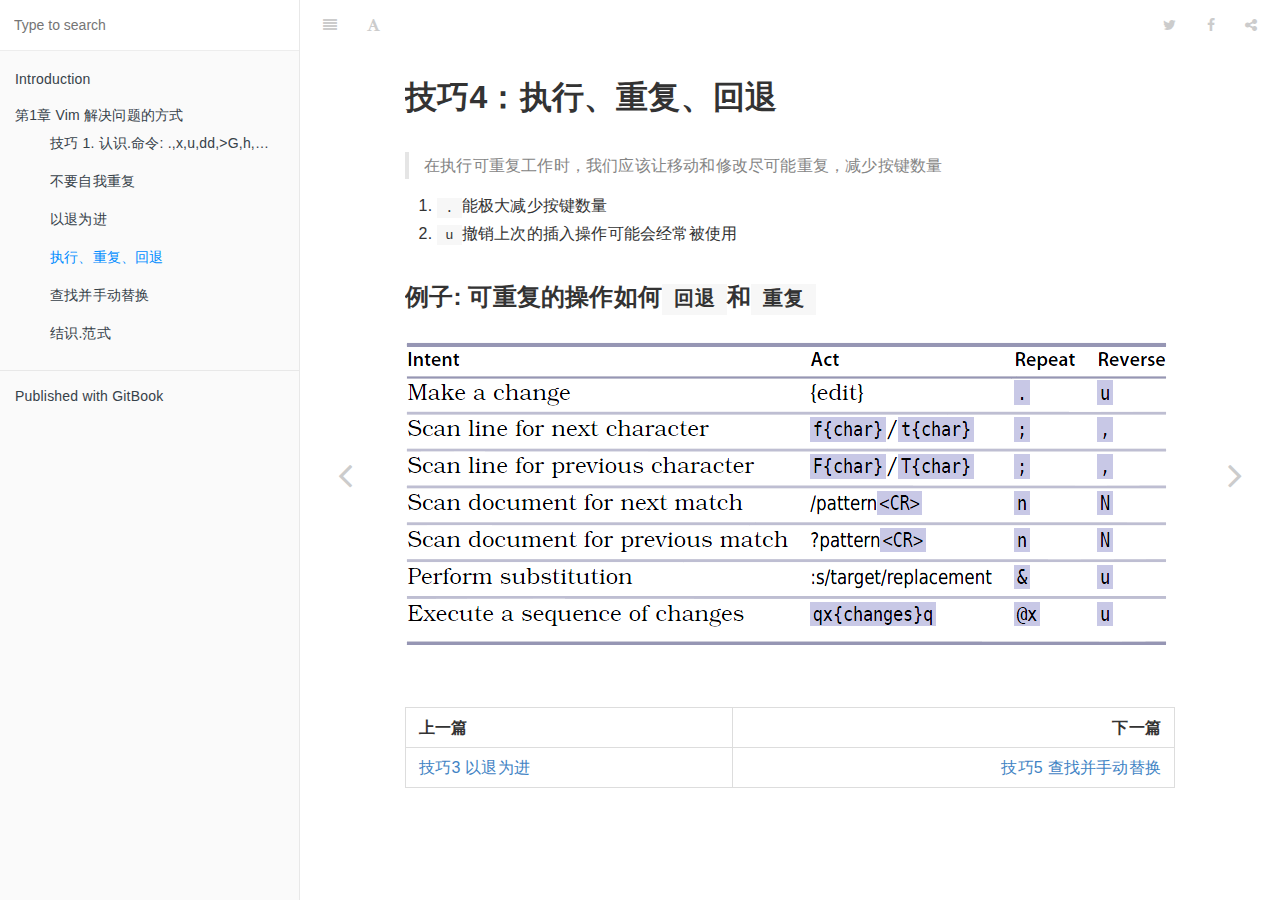
<file: _book/part0/tip4.html>
<!DOCTYPE HTML>
<html lang="" >
    <head>
        <title>执行、重复、回退 · GitBook</title>
        <meta charset="UTF-8">
        <meta http-equiv="X-UA-Compatible" content="IE=edge" />
        <meta content="text/html; charset=utf-8" http-equiv="Content-Type">
        <meta name="description" content="">
        <meta name="generator" content="GitBook 3.1.1">
        
        
        
    
    <link rel="stylesheet" href="../gitbook/style.css">

    
            
                
                <link rel="stylesheet" href="../gitbook/gitbook-plugin-highlight/website.css">
                
            
                
                <link rel="stylesheet" href="../gitbook/gitbook-plugin-search/search.css">
                
            
                
                <link rel="stylesheet" href="../gitbook/gitbook-plugin-fontsettings/website.css">
                
            
        

    

    
        
    
        
    
        
    
        
    
        
    
        
    

        
    
    
    <meta name="HandheldFriendly" content="true"/>
    <meta name="viewport" content="width=device-width, initial-scale=1, user-scalable=no">
    <meta name="apple-mobile-web-app-capable" content="yes">
    <meta name="apple-mobile-web-app-status-bar-style" content="black">
    <link rel="apple-touch-icon-precomposed" sizes="152x152" href="../gitbook/images/apple-touch-icon-precomposed-152.png">
    <link rel="shortcut icon" href="../gitbook/images/favicon.ico" type="image/x-icon">

    
    <link rel="next" href="tip5.html" />
    
    
    <link rel="prev" href="tip3.html" />
    

    </head>
    <body>
        
<div class="book">
    <div class="book-summary">
        
            
<div id="book-search-input" role="search">
    <input type="text" placeholder="Type to search" />
</div>

            
                <nav role="navigation">
                


<ul class="summary">
    
    

    

    
        
        
    
        <li class="chapter " data-level="1.1" data-path="../">
            
                <a href="../">
            
                    
                    Introduction
            
                </a>
            

            
        </li>
    
        <li class="chapter " data-level="1.2" data-path="README.md">
            
                <span>
            
                    
                    第1章 Vim 解决问题的方式
            
                </a>
            

            
            <ul class="articles">
                
    
        <li class="chapter " data-level="1.2.1" data-path="tip1.html">
            
                <a href="tip1.html">
            
                    
                    技巧 1. 认识.命令:  .,x,u,dd,>G,h,j,k,l
            
                </a>
            

            
        </li>
    
        <li class="chapter " data-level="1.2.2" data-path="tip2.html">
            
                <a href="tip2.html">
            
                    
                    不要自我重复
            
                </a>
            

            
        </li>
    
        <li class="chapter " data-level="1.2.3" data-path="tip3.html">
            
                <a href="tip3.html">
            
                    
                    以退为进
            
                </a>
            

            
        </li>
    
        <li class="chapter active" data-level="1.2.4" data-path="tip4.html">
            
                <a href="tip4.html">
            
                    
                    执行、重复、回退
            
                </a>
            

            
        </li>
    
        <li class="chapter " data-level="1.2.5" data-path="tip5.html">
            
                <a href="tip5.html">
            
                    
                    查找并手动替换
            
                </a>
            

            
        </li>
    
        <li class="chapter " data-level="1.2.6" data-path="tip6.html">
            
                <a href="tip6.html">
            
                    
                    结识.范式
            
                </a>
            

            
        </li>
    

            </ul>
            
        </li>
    

    

    <li class="divider"></li>

    <li>
        <a href="https://www.gitbook.com" target="blank" class="gitbook-link">
            Published with GitBook
        </a>
    </li>
</ul>


                </nav>
            
        
    </div>

    <div class="book-body">
        
            <div class="body-inner">
                
                    

<div class="book-header" role="navigation">
    

    <!-- Title -->
    <h1>
        <i class="fa fa-circle-o-notch fa-spin"></i>
        <a href=".." >执行、重复、回退</a>
    </h1>
</div>




                    <div class="page-wrapper" tabindex="-1" role="main">
                        <div class="page-inner">
                            
<div id="book-search-results">
    <div class="search-noresults">
    
                                <section class="normal markdown-section">
                                
                                <h1 id="&#x6280;&#x5DE7;4&#xFF1A;&#x6267;&#x884C;&#x3001;&#x91CD;&#x590D;&#x3001;&#x56DE;&#x9000;">&#x6280;&#x5DE7;4&#xFF1A;&#x6267;&#x884C;&#x3001;&#x91CD;&#x590D;&#x3001;&#x56DE;&#x9000;</h1>
<blockquote>
<p>&#x5728;&#x6267;&#x884C;&#x53EF;&#x91CD;&#x590D;&#x5DE5;&#x4F5C;&#x65F6;&#xFF0C;&#x6211;&#x4EEC;&#x5E94;&#x8BE5;&#x8BA9;&#x79FB;&#x52A8;&#x548C;&#x4FEE;&#x6539;&#x5C3D;&#x53EF;&#x80FD;&#x91CD;&#x590D;&#xFF0C;&#x51CF;&#x5C11;&#x6309;&#x952E;&#x6570;&#x91CF;</p>
</blockquote>
<ol>
<li><code>.</code>&#x80FD;&#x6781;&#x5927;&#x51CF;&#x5C11;&#x6309;&#x952E;&#x6570;&#x91CF;</li>
<li><code>u</code>&#x64A4;&#x9500;&#x4E0A;&#x6B21;&#x7684;&#x63D2;&#x5165;&#x64CD;&#x4F5C;&#x53EF;&#x80FD;&#x4F1A;&#x7ECF;&#x5E38;&#x88AB;&#x4F7F;&#x7528;</li>
</ol>
<h3 id="&#x4F8B;&#x5B50;-&#x53EF;&#x91CD;&#x590D;&#x7684;&#x64CD;&#x4F5C;&#x5982;&#x4F55;&#x56DE;&#x9000;&#x548C;&#x91CD;&#x590D;">&#x4F8B;&#x5B50;: &#x53EF;&#x91CD;&#x590D;&#x7684;&#x64CD;&#x4F5C;&#x5982;&#x4F55;<code>&#x56DE;&#x9000;</code>&#x548C;<code>&#x91CD;&#x590D;</code></h3>
<p><img src="../images/tip4.png" alt="tip4">  </p>
<p><br>  </p>
<table>
<thead>
<tr>
<th style="text-align:left">&#x4E0A;&#x4E00;&#x7BC7;</th>
<th style="text-align:right">&#x4E0B;&#x4E00;&#x7BC7;</th>
</tr>
</thead>
<tbody>
<tr>
<td style="text-align:left"><a href="tip3.html">&#x6280;&#x5DE7;3 &#x4EE5;&#x9000;&#x4E3A;&#x8FDB;</a></td>
<td style="text-align:right"><a href="tip5.html">&#x6280;&#x5DE7;5 &#x67E5;&#x627E;&#x5E76;&#x624B;&#x52A8;&#x66FF;&#x6362;</a></td>
</tr>
</tbody>
</table>

                                
                                </section>
                            
    </div>
    <div class="search-results">
        <div class="has-results">
            
            <h1 class="search-results-title"><span class='search-results-count'></span> results matching "<span class='search-query'></span>"</h1>
            <ul class="search-results-list"></ul>
            
        </div>
        <div class="no-results">
            
            <h1 class="search-results-title">No results matching "<span class='search-query'></span>"</h1>
            
        </div>
    </div>
</div>

                        </div>
                    </div>
                
            </div>

            
                
                <a href="tip3.html" class="navigation navigation-prev " aria-label="Previous page: 以退为进">
                    <i class="fa fa-angle-left"></i>
                </a>
                
                
                <a href="tip5.html" class="navigation navigation-next " aria-label="Next page: 查找并手动替换">
                    <i class="fa fa-angle-right"></i>
                </a>
                
            
        
    </div>

    <script>
        var gitbook = gitbook || [];
        gitbook.push(function() {
            gitbook.page.hasChanged({"page":{"title":"执行、重复、回退","level":"1.2.4","depth":2,"next":{"title":"查找并手动替换","level":"1.2.5","depth":2,"path":"part0/tip5.md","ref":"part0/tip5.md","articles":[]},"previous":{"title":"以退为进","level":"1.2.3","depth":2,"path":"part0/tip3.md","ref":"part0/tip3.md","articles":[]},"dir":"ltr"},"config":{"gitbook":"*","theme":"default","variables":{},"plugins":["livereload"],"pluginsConfig":{"livereload":{},"highlight":{},"search":{},"lunr":{"maxIndexSize":1000000},"sharing":{"facebook":true,"twitter":true,"google":false,"weibo":false,"instapaper":false,"vk":false,"all":["facebook","google","twitter","weibo","instapaper"]},"fontsettings":{"theme":"white","family":"sans","size":2},"theme-default":{"styles":{"website":"styles/website.css","pdf":"styles/pdf.css","epub":"styles/epub.css","mobi":"styles/mobi.css","ebook":"styles/ebook.css","print":"styles/print.css"},"showLevel":false}},"structure":{"langs":"LANGS.md","readme":"README.md","glossary":"GLOSSARY.md","summary":"SUMMARY.md"},"pdf":{"pageNumbers":true,"fontSize":12,"fontFamily":"Arial","paperSize":"a4","chapterMark":"pagebreak","pageBreaksBefore":"/","margin":{"right":62,"left":62,"top":56,"bottom":56}},"styles":{"website":"styles/website.css","pdf":"styles/pdf.css","epub":"styles/epub.css","mobi":"styles/mobi.css","ebook":"styles/ebook.css","print":"styles/print.css"}},"file":{"path":"part0/tip4.md","mtime":"2016-02-09T08:45:01.996Z","type":"markdown"},"gitbook":{"version":"3.1.1","time":"2016-06-29T07:54:05.638Z"},"basePath":"..","book":{"language":""}});
        });
    </script>
</div>

        
    <script src="../gitbook/gitbook.js"></script>
    <script src="../gitbook/theme.js"></script>
    
        
        <script src="../gitbook/gitbook-plugin-livereload/plugin.js"></script>
        
    
        
        <script src="../gitbook/gitbook-plugin-search/search-engine.js"></script>
        
    
        
        <script src="../gitbook/gitbook-plugin-search/search.js"></script>
        
    
        
        <script src="../gitbook/gitbook-plugin-lunr/lunr.min.js"></script>
        
    
        
        <script src="../gitbook/gitbook-plugin-lunr/search-lunr.js"></script>
        
    
        
        <script src="../gitbook/gitbook-plugin-sharing/buttons.js"></script>
        
    
        
        <script src="../gitbook/gitbook-plugin-fontsettings/fontsettings.js"></script>
        
    

    </body>
</html>
</file>
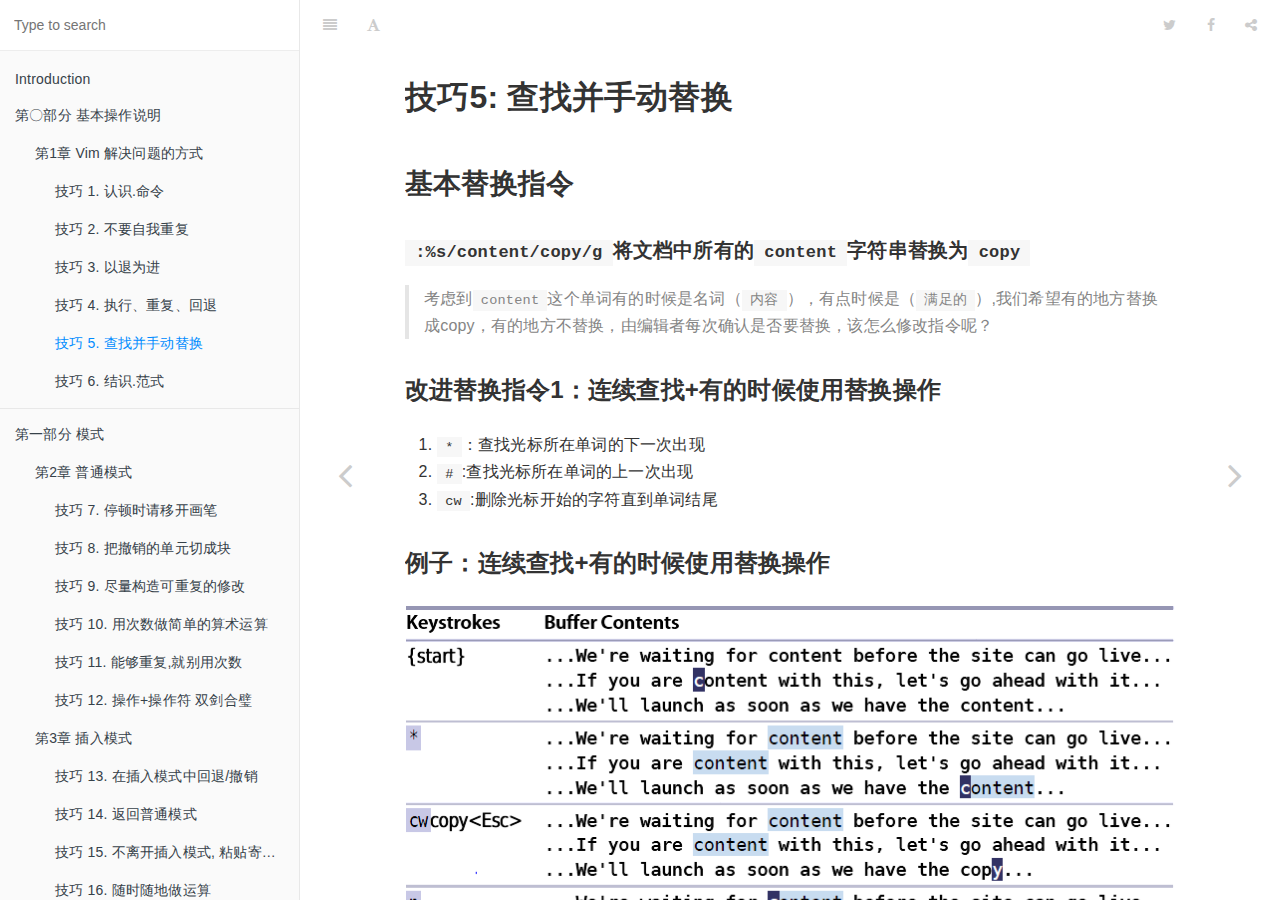
<file: _book/part0/tip5.html>
<!DOCTYPE HTML>
<html lang="" >
    <head>
        <meta charset="UTF-8">
        <meta content="text/html; charset=utf-8" http-equiv="Content-Type">
        <title>技巧 5. 查找并手动替换 · GitBook</title>
        <meta http-equiv="X-UA-Compatible" content="IE=edge" />
        <meta name="description" content="">
        <meta name="generator" content="GitBook 3.2.2">
        
        
        
    
    <link rel="stylesheet" href="../gitbook/style.css">

    
            
                
                <link rel="stylesheet" href="../gitbook/gitbook-plugin-highlight/website.css">
                
            
                
                <link rel="stylesheet" href="../gitbook/gitbook-plugin-search/search.css">
                
            
                
                <link rel="stylesheet" href="../gitbook/gitbook-plugin-fontsettings/website.css">
                
            
        

    

    
        
    
        
    
        
    
        
    
        
    
        
    

        
    
    
    <meta name="HandheldFriendly" content="true"/>
    <meta name="viewport" content="width=device-width, initial-scale=1, user-scalable=no">
    <meta name="apple-mobile-web-app-capable" content="yes">
    <meta name="apple-mobile-web-app-status-bar-style" content="black">
    <link rel="apple-touch-icon-precomposed" sizes="152x152" href="../gitbook/images/apple-touch-icon-precomposed-152.png">
    <link rel="shortcut icon" href="../gitbook/images/favicon.ico" type="image/x-icon">

    
    <link rel="next" href="tip6.html" />
    
    
    <link rel="prev" href="tip4.html" />
    

    </head>
    <body>
        
<div class="book">
    <div class="book-summary">
        
            
<div id="book-search-input" role="search">
    <input type="text" placeholder="Type to search" />
</div>

            
                <nav role="navigation">
                


<ul class="summary">
    
    

    

    
        
        
    
        <li class="chapter " data-level="1.1" data-path="../">
            
                <a href="../">
            
                    
                    Introduction
            
                </a>
            

            
        </li>
    
        <li class="chapter " data-level="1.2" data-path="../第〇部分-基本操作说明.html">
            
                <a href="../第〇部分-基本操作说明.html">
            
                    
                    第〇部分 基本操作说明
            
                </a>
            

            
            <ul class="articles">
                
    
        <li class="chapter " data-level="1.2.1" data-path="../第1章-vim-解决问题的方式.html">
            
                <a href="../第1章-vim-解决问题的方式.html">
            
                    
                    第1章 Vim 解决问题的方式
            
                </a>
            

            
            <ul class="articles">
                
    
        <li class="chapter " data-level="1.2.1.1" data-path="tip1.html">
            
                <a href="tip1.html">
            
                    
                    技巧 1. 认识.命令
            
                </a>
            

            
        </li>
    
        <li class="chapter " data-level="1.2.1.2" data-path="tip2.html">
            
                <a href="tip2.html">
            
                    
                    技巧 2. 不要自我重复
            
                </a>
            

            
        </li>
    
        <li class="chapter " data-level="1.2.1.3" data-path="tip3.html">
            
                <a href="tip3.html">
            
                    
                    技巧 3. 以退为进
            
                </a>
            

            
        </li>
    
        <li class="chapter " data-level="1.2.1.4" data-path="tip4.html">
            
                <a href="tip4.html">
            
                    
                    技巧 4. 执行、重复、回退
            
                </a>
            

            
        </li>
    
        <li class="chapter active" data-level="1.2.1.5" data-path="tip5.html">
            
                <a href="tip5.html">
            
                    
                    技巧 5. 查找并手动替换
            
                </a>
            

            
        </li>
    
        <li class="chapter " data-level="1.2.1.6" data-path="tip6.html">
            
                <a href="tip6.html">
            
                    
                    技巧 6. 结识.范式
            
                </a>
            

            
        </li>
    

            </ul>
            
        </li>
    

            </ul>
            
        </li>
    

    
        
        <li class="divider"></li>
        
        
    
        <li class="chapter " data-level="2.1" data-path="../part1_pattern/chapter2_normal_pattern/tip7.html">
            
                <a href="../part1_pattern/chapter2_normal_pattern/tip7.html">
            
                    
                    第一部分 模式
            
                </a>
            

            
            <ul class="articles">
                
    
        <li class="chapter " data-level="2.1.1" data-path="../part1_pattern/chapter2_normal_pattern/tip7.html">
            
                <a href="../part1_pattern/chapter2_normal_pattern/tip7.html">
            
                    
                    第2章 普通模式
            
                </a>
            

            
            <ul class="articles">
                
    
        <li class="chapter " data-level="2.1.1.1" data-path="../part1_pattern/chapter2_normal_pattern/tip7.html">
            
                <a href="../part1_pattern/chapter2_normal_pattern/tip7.html">
            
                    
                    技巧 7. 停顿时请移开画笔
            
                </a>
            

            
        </li>
    
        <li class="chapter " data-level="2.1.1.2" data-path="../part1_pattern/chapter2_normal_pattern/tip8.html">
            
                <a href="../part1_pattern/chapter2_normal_pattern/tip8.html">
            
                    
                    技巧 8. 把撤销的单元切成块
            
                </a>
            

            
        </li>
    
        <li class="chapter " data-level="2.1.1.3" data-path="../part1_pattern/chapter2_normal_pattern/tip9.html">
            
                <a href="../part1_pattern/chapter2_normal_pattern/tip9.html">
            
                    
                    技巧 9. 尽量构造可重复的修改
            
                </a>
            

            
        </li>
    
        <li class="chapter " data-level="2.1.1.4" data-path="../part1_pattern/chapter2_normal_pattern/tip10.html">
            
                <a href="../part1_pattern/chapter2_normal_pattern/tip10.html">
            
                    
                    技巧 10. 用次数做简单的算术运算
            
                </a>
            

            
        </li>
    
        <li class="chapter " data-level="2.1.1.5" data-path="../part1_pattern/chapter2_normal_pattern/tip12.html">
            
                <a href="../part1_pattern/chapter2_normal_pattern/tip12.html">
            
                    
                    技巧 11. 能够重复,就别用次数
            
                </a>
            

            
        </li>
    
        <li class="chapter " data-level="2.1.1.6" data-path="../part1_pattern/chapter2_normal_pattern/tip12.html">
            
                <a href="../part1_pattern/chapter2_normal_pattern/tip12.html">
            
                    
                    技巧 12. 操作+操作符 双剑合璧
            
                </a>
            

            
        </li>
    

            </ul>
            
        </li>
    
        <li class="chapter " data-level="2.1.2" data-path="../part1_pattern/chapter3_insert_mode/tip13.html">
            
                <a href="../part1_pattern/chapter3_insert_mode/tip13.html">
            
                    
                    第3章 插入模式
            
                </a>
            

            
            <ul class="articles">
                
    
        <li class="chapter " data-level="2.1.2.1" data-path="../part1_pattern/chapter3_insert_mode/tip13.html">
            
                <a href="../part1_pattern/chapter3_insert_mode/tip13.html">
            
                    
                    技巧 13. 在插入模式中回退/撤销
            
                </a>
            

            
        </li>
    
        <li class="chapter " data-level="2.1.2.2" data-path="../part1_pattern/chapter3_insert_mode/tip14.html">
            
                <a href="../part1_pattern/chapter3_insert_mode/tip14.html">
            
                    
                    技巧 14. 返回普通模式
            
                </a>
            

            
        </li>
    
        <li class="chapter " data-level="2.1.2.3" data-path="../part1_pattern/chapter3_insert_mode/tip15.html">
            
                <a href="../part1_pattern/chapter3_insert_mode/tip15.html">
            
                    
                    技巧 15. 不离开插入模式, 粘贴寄存器中的文本
            
                </a>
            

            
        </li>
    
        <li class="chapter " data-level="2.1.2.4" data-path="../part1_pattern/chapter3_insert_mode/tip16.html">
            
                <a href="../part1_pattern/chapter3_insert_mode/tip16.html">
            
                    
                    技巧 16. 随时随地做运算
            
                </a>
            

            
        </li>
    
        <li class="chapter " data-level="2.1.2.5" data-path="../part1_pattern/chapter3_insert_mode/tip17.html">
            
                <a href="../part1_pattern/chapter3_insert_mode/tip17.html">
            
                    
                    技巧 17. 用字符编码插入非常用字符
            
                </a>
            

            
        </li>
    
        <li class="chapter " data-level="2.1.2.6" data-path="../part1_pattern/chapter3_insert_mode/tip18.html">
            
                <a href="../part1_pattern/chapter3_insert_mode/tip18.html">
            
                    
                    技巧 18. 用二合字母(digraph)插入非常用字符
            
                </a>
            

            
        </li>
    
        <li class="chapter " data-level="2.1.2.7" data-path="../part1_pattern/chapter3_insert_mode/tip19.html">
            
                <a href="../part1_pattern/chapter3_insert_mode/tip19.html">
            
                    
                    技巧 19. 使用替换模式替换已有文本
            
                </a>
            

            
        </li>
    

            </ul>
            
        </li>
    
        <li class="chapter " data-level="2.1.3" data-path="../part1_pattern/chapter4_visual_mode/tip20.html">
            
                <a href="../part1_pattern/chapter4_visual_mode/tip20.html">
            
                    
                    第4章 可视模式
            
                </a>
            

            
            <ul class="articles">
                
    
        <li class="chapter " data-level="2.1.3.1" data-path="../part1_pattern/chapter4_visual_mode/tip20.html">
            
                <a href="../part1_pattern/chapter4_visual_mode/tip20.html">
            
                    
                    技巧 20. 深入理解可视模式
            
                </a>
            

            
        </li>
    
        <li class="chapter " data-level="2.1.3.2" data-path="../part1_pattern/chapter4_visual_mode/tip21.html">
            
                <a href="../part1_pattern/chapter4_visual_mode/tip21.html">
            
                    
                    技巧 21. 选择高亮区域
            
                </a>
            

            
        </li>
    
        <li class="chapter " data-level="2.1.3.3" data-path="../part1_pattern/chapter4_visual_mode/tip22.html">
            
                <a href="../part1_pattern/chapter4_visual_mode/tip22.html">
            
                    
                    技巧 22. 重复执行面向行的可视命令
            
                </a>
            

            
        </li>
    
        <li class="chapter " data-level="2.1.3.4" data-path="../part1_pattern/chapter4_visual_mode/tip23.html">
            
                <a href="../part1_pattern/chapter4_visual_mode/tip23.html">
            
                    
                    技巧 23. 尽可能使用操作符命令,而不是可视命令
            
                </a>
            

            
        </li>
    
        <li class="chapter " data-level="2.1.3.5" data-path="../part1_pattern/chapter4_visual_mode/tip24.html">
            
                <a href="../part1_pattern/chapter4_visual_mode/tip24.html">
            
                    
                    技巧 24. 用面向列块的可视模式编辑表格数据
            
                </a>
            

            
        </li>
    
        <li class="chapter " data-level="2.1.3.6" data-path="../part1_pattern/chapter4_visual_mode/tip25.html">
            
                <a href="../part1_pattern/chapter4_visual_mode/tip25.html">
            
                    
                    技巧 25. 修改列文本
            
                </a>
            

            
        </li>
    
        <li class="chapter " data-level="2.1.3.7" data-path="../part1_pattern/chapter4_visual_mode/tip26.html">
            
                <a href="../part1_pattern/chapter4_visual_mode/tip26.html">
            
                    
                    技巧 26. 在长短不一的高亮块中添加文本
            
                </a>
            

            
        </li>
    

            </ul>
            
        </li>
    
        <li class="chapter " data-level="2.1.4" data-path="../part1_pattern/chapter5_ex_mode/tip27.html">
            
                <a href="../part1_pattern/chapter5_ex_mode/tip27.html">
            
                    
                    第5章 命令行模式
            
                </a>
            

            
            <ul class="articles">
                
    
        <li class="chapter " data-level="2.1.4.1" >
            
                <span>
            
                    
                    技巧 27. 结识Vim的命令行模式](part1_pattern/chapter5_ex_mode/tip27.md): ,
            
                </span>
            

            
        </li>
    
        <li class="chapter " data-level="2.1.4.2" >
            
                <span>
            
                    
                    技巧 28. 在一行或多个连续行上执行命令](part1_pattern/chapter5_ex_mode/tip28.md): ,,
            
                </span>
            

            
        </li>
    
        <li class="chapter " data-level="2.1.4.3" data-path="../part1_pattern/chapter5_ex_mode/tip29.html">
            
                <a href="../part1_pattern/chapter5_ex_mode/tip29.html">
            
                    
                    技巧 29. 使用:t :m 进行复制和移动行
            
                </a>
            

            
        </li>
    
        <li class="chapter " data-level="2.1.4.4" data-path="../part1_pattern/chapter5_ex_mode/tip30.html">
            
                <a href="../part1_pattern/chapter5_ex_mode/tip30.html">
            
                    
                    技巧 30. 在指定范围上执行普通模式命令
            
                </a>
            

            
        </li>
    
        <li class="chapter " data-level="2.1.4.5" data-path="../part1_pattern/chapter5_ex_mode/tip31.html">
            
                <a href="../part1_pattern/chapter5_ex_mode/tip31.html">
            
                    
                    技巧 31. 重复上次的Ex命令
            
                </a>
            

            
        </li>
    
        <li class="chapter " data-level="2.1.4.6" data-path="../part1_pattern/chapter5_ex_mode/tip32.html">
            
                <a href="../part1_pattern/chapter5_ex_mode/tip32.html">
            
                    
                    技巧 32. 自动补全Ex命令
            
                </a>
            

            
        </li>
    
        <li class="chapter " data-level="2.1.4.7" data-path="../part1_pattern/chapter5_ex_mode/tip33.html">
            
                <a href="../part1_pattern/chapter5_ex_mode/tip33.html">
            
                    
                    技巧 33. 把当前单词插入到命令行
            
                </a>
            

            
        </li>
    
        <li class="chapter " data-level="2.1.4.8" data-path="../part1_pattern/chapter5_ex_mode/tip34.html">
            
                <a href="../part1_pattern/chapter5_ex_mode/tip34.html">
            
                    
                    技巧 34. 回溯历史命令
            
                </a>
            

            
        </li>
    
        <li class="chapter " data-level="2.1.4.9" data-path="../part1_pattern/chapter5_ex_mode/tip35.html">
            
                <a href="../part1_pattern/chapter5_ex_mode/tip35.html">
            
                    
                    技巧 35. 运行Shell命令
            
                </a>
            

            
        </li>
    

            </ul>
            
        </li>
    

            </ul>
            
        </li>
    

    
        
        <li class="divider"></li>
        
        
    
        <li class="chapter " data-level="3.1" data-path="../part2_file/chapter6_multi_files/tip36.html">
            
                <a href="../part2_file/chapter6_multi_files/tip36.html">
            
                    
                    第二部分 文件 
            
                </a>
            

            
            <ul class="articles">
                
    
        <li class="chapter " data-level="3.1.1" data-path="../part2_file/chapter6_multi_files/tip36.html">
            
                <a href="../part2_file/chapter6_multi_files/tip36.html">
            
                    
                    第6章 管理多个文件
            
                </a>
            

            
            <ul class="articles">
                
    
        <li class="chapter " data-level="3.1.1.1" data-path="../part2_file/chapter6_multi_files/tip36.html">
            
                <a href="../part2_file/chapter6_multi_files/tip36.html">
            
                    
                    技巧 36. 用缓冲区列表管理打开的文件
            
                </a>
            

            
        </li>
    
        <li class="chapter " data-level="3.1.1.2" data-path="../part2_file/chapter6_multi_files/tip37.html">
            
                <a href="../part2_file/chapter6_multi_files/tip37.html">
            
                    
                    技巧 37. 用参数列表将缓冲区分组
            
                </a>
            

            
        </li>
    
        <li class="chapter " data-level="3.1.1.3" data-path="../part2_file/chapter6_multi_files/tip38.html">
            
                <a href="../part2_file/chapter6_multi_files/tip38.html">
            
                    
                    技巧 38. 管理隐藏缓冲区
            
                </a>
            

            
        </li>
    
        <li class="chapter " data-level="3.1.1.4" data-path="../part2_file/chapter6_multi_files/tip39.html">
            
                <a href="../part2_file/chapter6_multi_files/tip39.html">
            
                    
                    技巧 39. 将工作区分成窗口
            
                </a>
            

            
        </li>
    
        <li class="chapter " data-level="3.1.1.5" data-path="../part2_file/chapter6_multi_files/tip40.html">
            
                <a href="../part2_file/chapter6_multi_files/tip40.html">
            
                    
                    技巧 40. 用标签页将窗口分组
            
                </a>
            

            
        </li>
    

            </ul>
            
        </li>
    
        <li class="chapter " data-level="3.1.2" data-path="../part2_file/chapter7_file_opr/tip41.html">
            
                <a href="../part2_file/chapter7_file_opr/tip41.html">
            
                    
                    第7章 打开及保存文件
            
                </a>
            

            
            <ul class="articles">
                
    
        <li class="chapter " data-level="3.1.2.1" data-path="../part2_file/chapter7_file_opr/tip41.html">
            
                <a href="../part2_file/chapter7_file_opr/tip41.html">
            
                    
                    技巧 41. 用:edit命令打开文件
            
                </a>
            

            
        </li>
    
        <li class="chapter " data-level="3.1.2.2" data-path="../part2_file/chapter7_file_opr/tip42.html">
            
                <a href="../part2_file/chapter7_file_opr/tip42.html">
            
                    
                    技巧 42. 使用:find打开文件
            
                </a>
            

            
        </li>
    
        <li class="chapter " data-level="3.1.2.3" data-path="../part2_file/chapter7_file_opr/tip43.html">
            
                <a href="../part2_file/chapter7_file_opr/tip43.html">
            
                    
                    技巧 43. 使用netrw管理文件系统
            
                </a>
            

            
        </li>
    
        <li class="chapter " data-level="3.1.2.4" data-path="../part2_file/chapter7_file_opr/tip44.html">
            
                <a href="../part2_file/chapter7_file_opr/tip44.html">
            
                    
                    技巧 44. 把文件保存到不存在的目录中
            
                </a>
            

            
        </li>
    
        <li class="chapter " data-level="3.1.2.5" data-path="../part2_file/chapter7_file_opr/tip45.html">
            
                <a href="../part2_file/chapter7_file_opr/tip45.html">
            
                    
                    技巧 45. 以超级用户权限保存文件
            
                </a>
            

            
        </li>
    

            </ul>
            
        </li>
    

            </ul>
            
        </li>
    
        <li class="chapter " data-level="3.2" data-path="../part3_fast_move/chapter8_doc_jump/tip46.html">
            
                <a href="../part3_fast_move/chapter8_doc_jump/tip46.html">
            
                    
                    第三部分 更快的移动和跳转
            
                </a>
            

            
            <ul class="articles">
                
    
        <li class="chapter " data-level="3.2.1" data-path="../part3_fast_move/chapter8_doc_jump/tip46.html">
            
                <a href="../part3_fast_move/chapter8_doc_jump/tip46.html">
            
                    
                    第8章 用动作命令在文档中快速跳转
            
                </a>
            

            
            <ul class="articles">
                
    
        <li class="chapter " data-level="3.2.1.1" data-path="../part3_fast_move/chapter8_doc_jump/tip46.html">
            
                <a href="../part3_fast_move/chapter8_doc_jump/tip46.html">
            
                    
                    技巧 46. 让手指保持在 本位行（Home Row）上
            
                </a>
            

            
        </li>
    
        <li class="chapter " data-level="3.2.1.2" data-path="../part3_fast_move/chapter8_doc_jump/tip47.html">
            
                <a href="../part3_fast_move/chapter8_doc_jump/tip47.html">
            
                    
                    技巧 47. 区分实际行和屏幕行
            
                </a>
            

            
        </li>
    
        <li class="chapter " data-level="3.2.1.3" data-path="../part3_fast_move/chapter8_doc_jump/tip48.html">
            
                <a href="../part3_fast_move/chapter8_doc_jump/tip48.html">
            
                    
                    技巧 48. 基于单词移动
            
                </a>
            

            
        </li>
    
        <li class="chapter " data-level="3.2.1.4" data-path="../part3_fast_move/chapter8_doc_jump/tip49.html">
            
                <a href="../part3_fast_move/chapter8_doc_jump/tip49.html">
            
                    
                    技巧 49. 对字符串进行查找
            
                </a>
            

            
        </li>
    
        <li class="chapter " data-level="3.2.1.5" data-path="../part3_fast_move/chapter8_doc_jump/tip50.html">
            
                <a href="../part3_fast_move/chapter8_doc_jump/tip50.html">
            
                    
                    技巧 50. 通过查找进行移动
            
                </a>
            

            
        </li>
    
        <li class="chapter " data-level="3.2.1.6" data-path="../part3_fast_move/chapter8_doc_jump/tip51.html">
            
                <a href="../part3_fast_move/chapter8_doc_jump/tip51.html">
            
                    
                    技巧 51. 用精确的文本对象选择选取
            
                </a>
            

            
        </li>
    
        <li class="chapter " data-level="3.2.1.7" data-path="../part3_fast_move/chapter8_doc_jump/tip52.html">
            
                <a href="../part3_fast_move/chapter8_doc_jump/tip52.html">
            
                    
                    技巧 52. 删除周边，修改内部
            
                </a>
            

            
        </li>
    
        <li class="chapter " data-level="3.2.1.8" data-path="../part3_fast_move/chapter8_doc_jump/tip53.html">
            
                <a href="../part3_fast_move/chapter8_doc_jump/tip53.html">
            
                    
                    技巧 53. 设置位置标记，以便快速跳回
            
                </a>
            

            
        </li>
    
        <li class="chapter " data-level="3.2.1.9" data-path="../part3_fast_move/chapter8_doc_jump/tip54.html">
            
                <a href="../part3_fast_move/chapter8_doc_jump/tip54.html">
            
                    
                    技巧 54. 在匹配括号间跳转
            
                </a>
            

            
        </li>
    

            </ul>
            
        </li>
    
        <li class="chapter " data-level="3.2.2" data-path="../part3_fast_move/chapter9_file_jump/tip55.html">
            
                <a href="../part3_fast_move/chapter9_file_jump/tip55.html">
            
                    
                    第9章 在文件间跳转
            
                </a>
            

            
            <ul class="articles">
                
    
        <li class="chapter " data-level="3.2.2.1" data-path="../part3_fast_move/chapter9_file_jump/tip55.html">
            
                <a href="../part3_fast_move/chapter9_file_jump/tip55.html">
            
                    
                    技巧 55. 遍历跳转列表
            
                </a>
            

            
        </li>
    
        <li class="chapter " data-level="3.2.2.2" data-path="../part3_fast_move/chapter9_file_jump/tip56.html">
            
                <a href="../part3_fast_move/chapter9_file_jump/tip56.html">
            
                    
                    技巧 56. 遍历改变列表
            
                </a>
            

            
        </li>
    
        <li class="chapter " data-level="3.2.2.3" data-path="../part3_fast_move/chapter9_file_jump/tip57.html">
            
                <a href="../part3_fast_move/chapter9_file_jump/tip57.html">
            
                    
                    技巧 57. 跳转到光标下的文件
            
                </a>
            

            
        </li>
    
        <li class="chapter " data-level="3.2.2.4" data-path="../part3_fast_move/chapter9_file_jump/tip58.html">
            
                <a href="../part3_fast_move/chapter9_file_jump/tip58.html">
            
                    
                    技巧 58. 用全局位置标记在文件间快速跳转
            
                </a>
            

            
        </li>
    

            </ul>
            
        </li>
    

            </ul>
            
        </li>
    
        <li class="chapter " data-level="3.3" data-path="../part4_register/chapter10_copy_paste/tip59.html">
            
                <a href="../part4_register/chapter10_copy_paste/tip59.html">
            
                    
                    第四部分 寄存器
            
                </a>
            

            
            <ul class="articles">
                
    
        <li class="chapter " data-level="3.3.1" data-path="../part4_register/chapter10_copy_paste/tip59.html">
            
                <a href="../part4_register/chapter10_copy_paste/tip59.html">
            
                    
                    第10章 复制和粘贴
            
                </a>
            

            
            <ul class="articles">
                
    
        <li class="chapter " data-level="3.3.1.1" data-path="../part4_register/chapter10_copy_paste/tip59.html">
            
                <a href="../part4_register/chapter10_copy_paste/tip59.html">
            
                    
                    技巧 59. 用无名寄存器实现删除、复制和粘帖操作
            
                </a>
            

            
        </li>
    
        <li class="chapter " data-level="3.3.1.2" data-path="../part4_register/chapter10_copy_paste/tip60.html">
            
                <a href="../part4_register/chapter10_copy_paste/tip60.html">
            
                    
                    技巧 60. 深入理解vim寄存器
            
                </a>
            

            
        </li>
    
        <li class="chapter " data-level="3.3.1.3" data-path="../part4_register/chapter10_copy_paste/tip61.html">
            
                <a href="../part4_register/chapter10_copy_paste/tip61.html">
            
                    
                    技巧 61. 用寄存器中的内容替换高亮选取的文本
            
                </a>
            

            
        </li>
    
        <li class="chapter " data-level="3.3.1.4" data-path="../part4_register/chapter10_copy_paste/tip62.html">
            
                <a href="../part4_register/chapter10_copy_paste/tip62.html">
            
                    
                    技巧 62. 把寄存器中的内容粘贴出来
            
                </a>
            

            
        </li>
    
        <li class="chapter " data-level="3.3.1.5" data-path="../part4_register/chapter10_copy_paste/tip63.html">
            
                <a href="../part4_register/chapter10_copy_paste/tip63.html">
            
                    
                    技巧 63. 与系统粘贴板进行交互
            
                </a>
            

            
        </li>
    

            </ul>
            
        </li>
    
        <li class="chapter " data-level="3.3.2" data-path="../part4_register/chapter11_macro/tip64.html">
            
                <a href="../part4_register/chapter11_macro/tip64.html">
            
                    
                    第11章 宏
            
                </a>
            

            
            <ul class="articles">
                
    
        <li class="chapter " data-level="3.3.2.1" data-path="../part4_register/chapter11_macro/tip64.html">
            
                <a href="../part4_register/chapter11_macro/tip64.html">
            
                    
                    技巧 64. 宏的读取和执行
            
                </a>
            

            
        </li>
    
        <li class="chapter " data-level="3.3.2.2" data-path="../part4_register/chapter11_macro/tip65.html">
            
                <a href="../part4_register/chapter11_macro/tip65.html">
            
                    
                    技巧 65. 规范光标位置、直达目标以及终止宏
            
                </a>
            

            
        </li>
    
        <li class="chapter " data-level="3.3.2.3" data-path="../part4_register/chapter11_macro/tip66.html">
            
                <a href="../part4_register/chapter11_macro/tip66.html">
            
                    
                    技巧 66. 加次数回放宏
            
                </a>
            

            
        </li>
    
        <li class="chapter " data-level="3.3.2.4" data-path="../part4_register/chapter11_macro/tip67.html">
            
                <a href="../part4_register/chapter11_macro/tip67.html">
            
                    
                    技巧 67. 在连续的文本行上重复修改
            
                </a>
            

            
        </li>
    
        <li class="chapter " data-level="3.3.2.5" data-path="../part4_register/chapter11_macro/tip68.html">
            
                <a href="../part4_register/chapter11_macro/tip68.html">
            
                    
                    技巧 68. 给宏追加命令
            
                </a>
            

            
        </li>
    
        <li class="chapter " data-level="3.3.2.6" data-path="../part4_register/chapter11_macro/tip69.html">
            
                <a href="../part4_register/chapter11_macro/tip69.html">
            
                    
                    技巧 69. 在一组文件中执行宏
            
                </a>
            

            
        </li>
    
        <li class="chapter " data-level="3.3.2.7" data-path="../part4_register/chapter11_macro/tip70.html">
            
                <a href="../part4_register/chapter11_macro/tip70.html">
            
                    
                    技巧 70. 用迭代求值的方式给列表编号
            
                </a>
            

            
        </li>
    
        <li class="chapter " data-level="3.3.2.8" data-path="../part4_register/chapter11_macro/tip71.html">
            
                <a href="../part4_register/chapter11_macro/tip71.html">
            
                    
                    技巧 71. 编辑宏的内容
            
                </a>
            

            
        </li>
    

            </ul>
            
        </li>
    

            </ul>
            
        </li>
    
        <li class="chapter " data-level="3.4" data-path="../part5_pattern/chapter12_match/tip72.html">
            
                <a href="../part5_pattern/chapter12_match/tip72.html">
            
                    
                    第五部分 模式
            
                </a>
            

            
            <ul class="articles">
                
    
        <li class="chapter " data-level="3.4.1" data-path="../part5_pattern/chapter12_match/tip72.html">
            
                <a href="../part5_pattern/chapter12_match/tip72.html">
            
                    
                    第12章 按模式匹配和按原义匹配
            
                </a>
            

            
            <ul class="articles">
                
    
        <li class="chapter " data-level="3.4.1.1" data-path="../part5_pattern/chapter12_match/tip72.html">
            
                <a href="../part5_pattern/chapter12_match/tip72.html">
            
                    
                    技巧 72. 调整查找模式的大小写敏感性
            
                </a>
            

            
        </li>
    
        <li class="chapter " data-level="3.4.1.2" data-path="../part5_pattern/chapter12_match/tip73.html">
            
                <a href="../part5_pattern/chapter12_match/tip73.html">
            
                    
                    技巧 73. 使用\v模式进行正则表达式查找
            
                </a>
            

            
        </li>
    
        <li class="chapter " data-level="3.4.1.3" data-path="../part5_pattern/chapter12_match/tip74.html">
            
                <a href="../part5_pattern/chapter12_match/tip74.html">
            
                    
                    技巧 74. 完全匹配字符串时，使用\V 查找
            
                </a>
            

            
        </li>
    
        <li class="chapter " data-level="3.4.1.4" data-path="../part5_pattern/chapter12_match/tip75.html">
            
                <a href="../part5_pattern/chapter12_match/tip75.html">
            
                    
                    技巧 75. 使用圆括号()获取子匹配
            
                </a>
            

            
        </li>
    
        <li class="chapter " data-level="3.4.1.5" data-path="../part5_pattern/chapter12_match/tip76.html">
            
                <a href="../part5_pattern/chapter12_match/tip76.html">
            
                    
                    技巧 76. 使用<,>界定单词边界
            
                </a>
            

            
        </li>
    
        <li class="chapter " data-level="3.4.1.6" data-path="../part5_pattern/chapter12_match/tip77.html">
            
                <a href="../part5_pattern/chapter12_match/tip77.html">
            
                    
                    技巧 77. 界定匹配的边界（使用\zs, \ze）
            
                </a>
            

            
        </li>
    
        <li class="chapter " data-level="3.4.1.7" data-path="../part5_pattern/chapter12_match/tip78.html">
            
                <a href="../part5_pattern/chapter12_match/tip78.html">
            
                    
                    技巧 78. 转移问题字符
            
                </a>
            

            
        </li>
    

            </ul>
            
        </li>
    
        <li class="chapter " data-level="3.4.2" data-path="../part5_pattern/chapter13_search/tip79.html">
            
                <a href="../part5_pattern/chapter13_search/tip79.html">
            
                    
                    第13章 查找
            
                </a>
            

            
            <ul class="articles">
                
    
        <li class="chapter " data-level="3.4.2.1" data-path="../part5_pattern/chapter13_search/tip79.html">
            
                <a href="../part5_pattern/chapter13_search/tip79.html">
            
                    
                    技巧 79. 查找命令入门
            
                </a>
            

            
        </li>
    
        <li class="chapter " data-level="3.4.2.2" data-path="../part5_pattern/chapter13_search/tip80.html">
            
                <a href="../part5_pattern/chapter13_search/tip80.html">
            
                    
                    技巧 80. 高亮查找匹配
            
                </a>
            

            
        </li>
    
        <li class="chapter " data-level="3.4.2.3" data-path="../part5_pattern/chapter13_search/tip81.html">
            
                <a href="../part5_pattern/chapter13_search/tip81.html">
            
                    
                    技巧 81. 在执行查找前预览第一处匹配
            
                </a>
            

            
        </li>
    
        <li class="chapter " data-level="3.4.2.4" data-path="../part5_pattern/chapter13_search/tip82.html">
            
                <a href="../part5_pattern/chapter13_search/tip82.html">
            
                    
                    技巧 82. 统计当前模式的匹配个数
            
                </a>
            

            
        </li>
    
        <li class="chapter " data-level="3.4.2.5" data-path="../part5_pattern/chapter13_search/tip83.html">
            
                <a href="../part5_pattern/chapter13_search/tip83.html">
            
                    
                    技巧 83. 将光标偏移到查找匹配的结尾
            
                </a>
            

            
        </li>
    
        <li class="chapter " data-level="3.4.2.6" data-path="../part5_pattern/chapter13_search/tip84.html">
            
                <a href="../part5_pattern/chapter13_search/tip84.html">
            
                    
                    技巧 84. 对完整的查找匹配进行操作
            
                </a>
            

            
        </li>
    
        <li class="chapter " data-level="3.4.2.7" data-path="../part5_pattern/chapter13_search/tip85.html">
            
                <a href="../part5_pattern/chapter13_search/tip85.html">
            
                    
                    技巧 85. 利用查找历史， 迭代完成复杂的模式
            
                </a>
            

            
        </li>
    
        <li class="chapter " data-level="3.4.2.8" data-path="../part5_pattern/chapter13_search/tip86.html">
            
                <a href="../part5_pattern/chapter13_search/tip86.html">
            
                    
                    技巧 86. 查找当前高亮选区中的文本
            
                </a>
            

            
        </li>
    

            </ul>
            
        </li>
    

            </ul>
            
        </li>
    

    

    <li class="divider"></li>

    <li>
        <a href="https://www.gitbook.com" target="blank" class="gitbook-link">
            Published with GitBook
        </a>
    </li>
</ul>


                </nav>
            
        
    </div>

    <div class="book-body">
        
            <div class="body-inner">
                
                    

<div class="book-header" role="navigation">
    

    <!-- Title -->
    <h1>
        <i class="fa fa-circle-o-notch fa-spin"></i>
        <a href=".." >技巧 5. 查找并手动替换</a>
    </h1>
</div>




                    <div class="page-wrapper" tabindex="-1" role="main">
                        <div class="page-inner">
                            
<div id="book-search-results">
    <div class="search-noresults">
    
                                <section class="normal markdown-section">
                                
                                <h1 id="&#x6280;&#x5DE7;5-&#x67E5;&#x627E;&#x5E76;&#x624B;&#x52A8;&#x66FF;&#x6362;">&#x6280;&#x5DE7;5: &#x67E5;&#x627E;&#x5E76;&#x624B;&#x52A8;&#x66FF;&#x6362;</h1>
<h2 id="&#x57FA;&#x672C;&#x66FF;&#x6362;&#x6307;&#x4EE4;">&#x57FA;&#x672C;&#x66FF;&#x6362;&#x6307;&#x4EE4;</h2>
<h4 id="scontentcopyg&#x5C06;&#x6587;&#x6863;&#x4E2D;&#x6240;&#x6709;&#x7684;content&#x5B57;&#x7B26;&#x4E32;&#x66FF;&#x6362;&#x4E3A;copy"><code>:%s/content/copy/g</code>&#x5C06;&#x6587;&#x6863;&#x4E2D;&#x6240;&#x6709;&#x7684;<code>content</code>&#x5B57;&#x7B26;&#x4E32;&#x66FF;&#x6362;&#x4E3A;<code>copy</code></h4>
<blockquote>
<p>&#x8003;&#x8651;&#x5230;<code>content</code>&#x8FD9;&#x4E2A;&#x5355;&#x8BCD;&#x6709;&#x7684;&#x65F6;&#x5019;&#x662F;&#x540D;&#x8BCD;&#xFF08;<code>&#x5185;&#x5BB9;</code>&#xFF09;&#xFF0C;&#x6709;&#x70B9;&#x65F6;&#x5019;&#x662F;&#xFF08;<code>&#x6EE1;&#x8DB3;&#x7684;</code>&#xFF09;,&#x6211;&#x4EEC;&#x5E0C;&#x671B;&#x6709;&#x7684;&#x5730;&#x65B9;&#x66FF;&#x6362;&#x6210;copy&#xFF0C;&#x6709;&#x7684;&#x5730;&#x65B9;&#x4E0D;&#x66FF;&#x6362;&#xFF0C;&#x7531;&#x7F16;&#x8F91;&#x8005;&#x6BCF;&#x6B21;&#x786E;&#x8BA4;&#x662F;&#x5426;&#x8981;&#x66FF;&#x6362;&#xFF0C;&#x8BE5;&#x600E;&#x4E48;&#x4FEE;&#x6539;&#x6307;&#x4EE4;&#x5462;&#xFF1F;</p>
</blockquote>
<h3 id="&#x6539;&#x8FDB;&#x66FF;&#x6362;&#x6307;&#x4EE4;1&#xFF1A;&#x8FDE;&#x7EED;&#x67E5;&#x627E;&#x6709;&#x7684;&#x65F6;&#x5019;&#x4F7F;&#x7528;&#x66FF;&#x6362;&#x64CD;&#x4F5C;">&#x6539;&#x8FDB;&#x66FF;&#x6362;&#x6307;&#x4EE4;1&#xFF1A;&#x8FDE;&#x7EED;&#x67E5;&#x627E;+&#x6709;&#x7684;&#x65F6;&#x5019;&#x4F7F;&#x7528;&#x66FF;&#x6362;&#x64CD;&#x4F5C;</h3>
<ol>
<li><code>*</code>&#xFF1A;&#x67E5;&#x627E;&#x5149;&#x6807;&#x6240;&#x5728;&#x5355;&#x8BCD;&#x7684;&#x4E0B;&#x4E00;&#x6B21;&#x51FA;&#x73B0;</li>
<li><code>#</code>:&#x67E5;&#x627E;&#x5149;&#x6807;&#x6240;&#x5728;&#x5355;&#x8BCD;&#x7684;&#x4E0A;&#x4E00;&#x6B21;&#x51FA;&#x73B0;</li>
<li><code>cw</code>:&#x5220;&#x9664;&#x5149;&#x6807;&#x5F00;&#x59CB;&#x7684;&#x5B57;&#x7B26;&#x76F4;&#x5230;&#x5355;&#x8BCD;&#x7ED3;&#x5C3E;</li>
</ol>
<h3 id="&#x4F8B;&#x5B50;&#xFF1A;&#x8FDE;&#x7EED;&#x67E5;&#x627E;&#x6709;&#x7684;&#x65F6;&#x5019;&#x4F7F;&#x7528;&#x66FF;&#x6362;&#x64CD;&#x4F5C;">&#x4F8B;&#x5B50;&#xFF1A;&#x8FDE;&#x7EED;&#x67E5;&#x627E;+&#x6709;&#x7684;&#x65F6;&#x5019;&#x4F7F;&#x7528;&#x66FF;&#x6362;&#x64CD;&#x4F5C;</h3>
<p><img src="../images/tip5.png" alt="tip5">  </p>
<h3 id="&#x6539;&#x8FDB;&#x66FF;&#x6362;&#x6307;&#x4EE4;2&#xFF1A;&#x52A0;&#x5F3A;&#x57FA;&#x672C;&#x66FF;&#x6362;&#x64CD;&#x4F5C;">&#x6539;&#x8FDB;&#x66FF;&#x6362;&#x6307;&#x4EE4;2&#xFF1A;&#x52A0;&#x5F3A;&#x57FA;&#x672C;&#x66FF;&#x6362;&#x64CD;&#x4F5C;</h3>
<h4 id="scontentcopygc&#x5C06;&#x6587;&#x6863;&#x4E2D;&#x7684;content&#x5B57;&#x7B26;&#x4E32;&#x66FF;&#x6362;&#x4E3A;copy-&#x6BCF;&#x6B21;&#x66FF;&#x6362;&#x524D;&#x7531;&#x7528;&#x6237;&#x786E;&#x8BA4;&#x662F;&#x5426;&#x66FF;&#x6362;"><code>:s%/content/copy/gc</code>:&#x5C06;&#x6587;&#x6863;&#x4E2D;&#x7684;<code>content</code>&#x5B57;&#x7B26;&#x4E32;&#x66FF;&#x6362;&#x4E3A;<code>copy</code>, &#x6BCF;&#x6B21;&#x66FF;&#x6362;&#x524D;&#x7531;&#x7528;&#x6237;&#x786E;&#x8BA4;&#x662F;&#x5426;&#x66FF;&#x6362;</h4>
<p><br>  </p>
<table>
<thead>
<tr>
<th style="text-align:left">&#x4E0A;&#x4E00;&#x7BC7;</th>
<th style="text-align:right">&#x4E0B;&#x4E00;&#x7BC7;</th>
</tr>
</thead>
<tbody>
<tr>
<td style="text-align:left"><a href="tip4.html">&#x6280;&#x5DE7;4 &#x6267;&#x884C;&#x3001;&#x91CD;&#x590D;&#x3001;&#x56DE;&#x9000;</a></td>
<td style="text-align:right"><a href="tip6.html">&#x6280;&#x5DE7;6 &#x7ED3;&#x8BC6;<code>.</code>&#x8303;&#x5F0F;</a></td>
</tr>
</tbody>
</table>

                                
                                </section>
                            
    </div>
    <div class="search-results">
        <div class="has-results">
            
            <h1 class="search-results-title"><span class='search-results-count'></span> results matching "<span class='search-query'></span>"</h1>
            <ul class="search-results-list"></ul>
            
        </div>
        <div class="no-results">
            
            <h1 class="search-results-title">No results matching "<span class='search-query'></span>"</h1>
            
        </div>
    </div>
</div>

                        </div>
                    </div>
                
            </div>

            
                
                <a href="tip4.html" class="navigation navigation-prev " aria-label="Previous page: 技巧 4. 执行、重复、回退">
                    <i class="fa fa-angle-left"></i>
                </a>
                
                
                <a href="tip6.html" class="navigation navigation-next " aria-label="Next page: 技巧 6. 结识.范式">
                    <i class="fa fa-angle-right"></i>
                </a>
                
            
        
    </div>

    <script>
        var gitbook = gitbook || [];
        gitbook.push(function() {
            gitbook.page.hasChanged({"page":{"title":"技巧 5. 查找并手动替换","level":"1.2.1.5","depth":3,"next":{"title":"技巧 6. 结识.范式","level":"1.2.1.6","depth":3,"path":"part0/tip6.md","ref":"part0/tip6.md","articles":[]},"previous":{"title":"技巧 4. 执行、重复、回退","level":"1.2.1.4","depth":3,"path":"part0/tip4.md","ref":"part0/tip4.md","articles":[]},"dir":"ltr"},"config":{"gitbook":"*","theme":"default","variables":{},"plugins":["livereload"],"pluginsConfig":{"livereload":{},"highlight":{},"search":{},"lunr":{"maxIndexSize":1000000,"ignoreSpecialCharacters":false},"sharing":{"facebook":true,"twitter":true,"google":false,"weibo":false,"instapaper":false,"vk":false,"all":["facebook","google","twitter","weibo","instapaper"]},"fontsettings":{"theme":"white","family":"sans","size":2},"theme-default":{"styles":{"website":"styles/website.css","pdf":"styles/pdf.css","epub":"styles/epub.css","mobi":"styles/mobi.css","ebook":"styles/ebook.css","print":"styles/print.css"},"showLevel":false}},"structure":{"langs":"LANGS.md","readme":"README.md","glossary":"GLOSSARY.md","summary":"SUMMARY.md"},"pdf":{"pageNumbers":true,"fontSize":12,"fontFamily":"Arial","paperSize":"a4","chapterMark":"pagebreak","pageBreaksBefore":"/","margin":{"right":62,"left":62,"top":56,"bottom":56}},"styles":{"website":"styles/website.css","pdf":"styles/pdf.css","epub":"styles/epub.css","mobi":"styles/mobi.css","ebook":"styles/ebook.css","print":"styles/print.css"}},"file":{"path":"part0/tip5.md","mtime":"2017-03-11T10:09:45.000Z","type":"markdown"},"gitbook":{"version":"3.2.2","time":"2017-03-13T07:21:36.538Z"},"basePath":"..","book":{"language":""}});
        });
    </script>
</div>

        
    <script src="../gitbook/gitbook.js"></script>
    <script src="../gitbook/theme.js"></script>
    
        
        <script src="../gitbook/gitbook-plugin-livereload/plugin.js"></script>
        
    
        
        <script src="../gitbook/gitbook-plugin-search/search-engine.js"></script>
        
    
        
        <script src="../gitbook/gitbook-plugin-search/search.js"></script>
        
    
        
        <script src="../gitbook/gitbook-plugin-lunr/lunr.min.js"></script>
        
    
        
        <script src="../gitbook/gitbook-plugin-lunr/search-lunr.js"></script>
        
    
        
        <script src="../gitbook/gitbook-plugin-sharing/buttons.js"></script>
        
    
        
        <script src="../gitbook/gitbook-plugin-fontsettings/fontsettings.js"></script>
        
    

    </body>
</html>
</file>
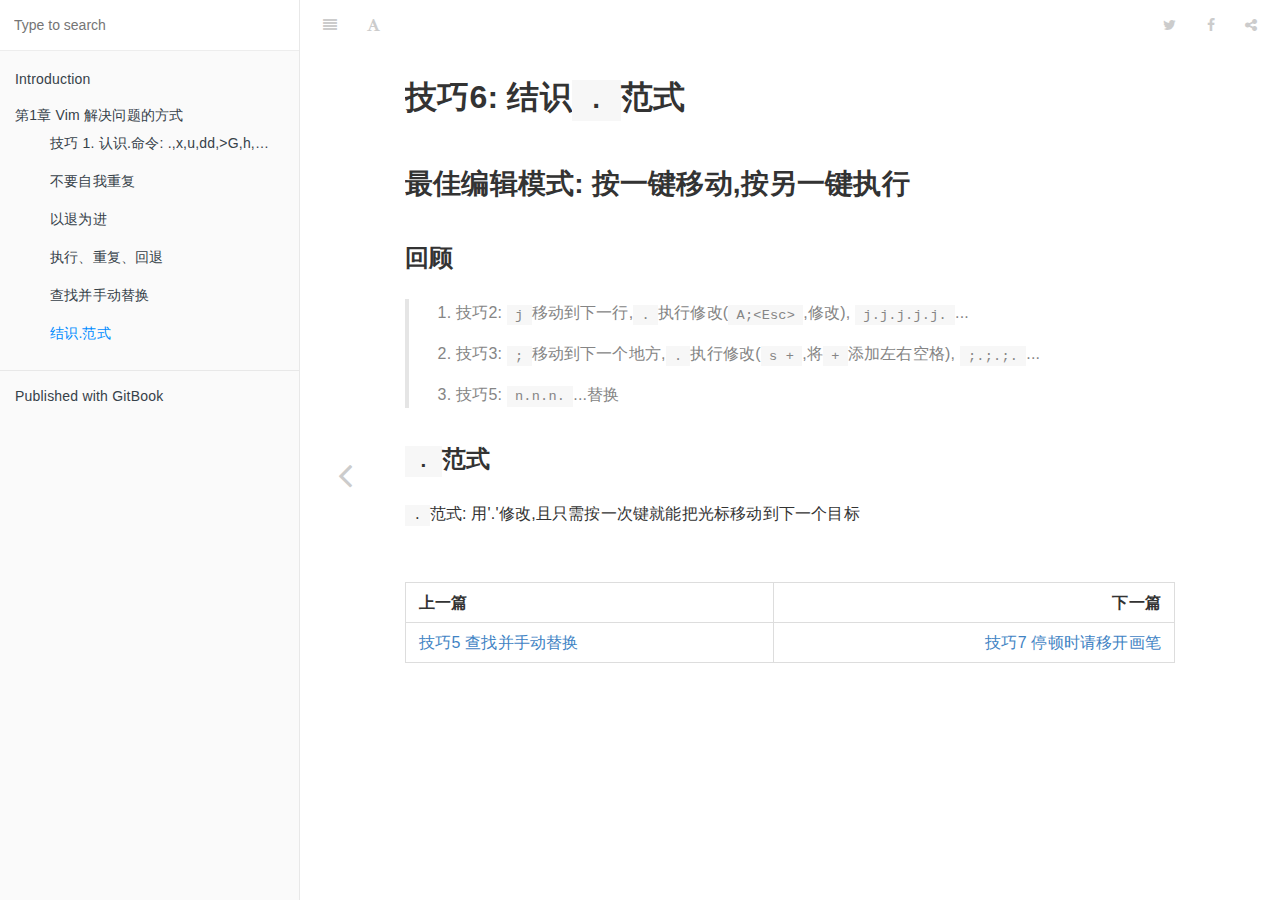
<file: _book/part0/tip6.html>
<!DOCTYPE HTML>
<html lang="" >
    <head>
        <title>结识.范式 · GitBook</title>
        <meta charset="UTF-8">
        <meta http-equiv="X-UA-Compatible" content="IE=edge" />
        <meta content="text/html; charset=utf-8" http-equiv="Content-Type">
        <meta name="description" content="">
        <meta name="generator" content="GitBook 3.1.1">
        
        
        
    
    <link rel="stylesheet" href="../gitbook/style.css">

    
            
                
                <link rel="stylesheet" href="../gitbook/gitbook-plugin-highlight/website.css">
                
            
                
                <link rel="stylesheet" href="../gitbook/gitbook-plugin-search/search.css">
                
            
                
                <link rel="stylesheet" href="../gitbook/gitbook-plugin-fontsettings/website.css">
                
            
        

    

    
        
    
        
    
        
    
        
    
        
    
        
    

        
    
    
    <meta name="HandheldFriendly" content="true"/>
    <meta name="viewport" content="width=device-width, initial-scale=1, user-scalable=no">
    <meta name="apple-mobile-web-app-capable" content="yes">
    <meta name="apple-mobile-web-app-status-bar-style" content="black">
    <link rel="apple-touch-icon-precomposed" sizes="152x152" href="../gitbook/images/apple-touch-icon-precomposed-152.png">
    <link rel="shortcut icon" href="../gitbook/images/favicon.ico" type="image/x-icon">

    
    
    <link rel="prev" href="tip5.html" />
    

    </head>
    <body>
        
<div class="book">
    <div class="book-summary">
        
            
<div id="book-search-input" role="search">
    <input type="text" placeholder="Type to search" />
</div>

            
                <nav role="navigation">
                


<ul class="summary">
    
    

    

    
        
        
    
        <li class="chapter " data-level="1.1" data-path="../">
            
                <a href="../">
            
                    
                    Introduction
            
                </a>
            

            
        </li>
    
        <li class="chapter " data-level="1.2" data-path="README.md">
            
                <span>
            
                    
                    第1章 Vim 解决问题的方式
            
                </a>
            

            
            <ul class="articles">
                
    
        <li class="chapter " data-level="1.2.1" data-path="tip1.html">
            
                <a href="tip1.html">
            
                    
                    技巧 1. 认识.命令:  .,x,u,dd,>G,h,j,k,l
            
                </a>
            

            
        </li>
    
        <li class="chapter " data-level="1.2.2" data-path="tip2.html">
            
                <a href="tip2.html">
            
                    
                    不要自我重复
            
                </a>
            

            
        </li>
    
        <li class="chapter " data-level="1.2.3" data-path="tip3.html">
            
                <a href="tip3.html">
            
                    
                    以退为进
            
                </a>
            

            
        </li>
    
        <li class="chapter " data-level="1.2.4" data-path="tip4.html">
            
                <a href="tip4.html">
            
                    
                    执行、重复、回退
            
                </a>
            

            
        </li>
    
        <li class="chapter " data-level="1.2.5" data-path="tip5.html">
            
                <a href="tip5.html">
            
                    
                    查找并手动替换
            
                </a>
            

            
        </li>
    
        <li class="chapter active" data-level="1.2.6" data-path="tip6.html">
            
                <a href="tip6.html">
            
                    
                    结识.范式
            
                </a>
            

            
        </li>
    

            </ul>
            
        </li>
    

    

    <li class="divider"></li>

    <li>
        <a href="https://www.gitbook.com" target="blank" class="gitbook-link">
            Published with GitBook
        </a>
    </li>
</ul>


                </nav>
            
        
    </div>

    <div class="book-body">
        
            <div class="body-inner">
                
                    

<div class="book-header" role="navigation">
    

    <!-- Title -->
    <h1>
        <i class="fa fa-circle-o-notch fa-spin"></i>
        <a href=".." >结识.范式</a>
    </h1>
</div>




                    <div class="page-wrapper" tabindex="-1" role="main">
                        <div class="page-inner">
                            
<div id="book-search-results">
    <div class="search-noresults">
    
                                <section class="normal markdown-section">
                                
                                <h1 id="&#x6280;&#x5DE7;6-&#x7ED3;&#x8BC6;&#x8303;&#x5F0F;">&#x6280;&#x5DE7;6: &#x7ED3;&#x8BC6;<code>.</code>&#x8303;&#x5F0F;</h1>
<h2 id="&#x6700;&#x4F73;&#x7F16;&#x8F91;&#x6A21;&#x5F0F;-&#x6309;&#x4E00;&#x952E;&#x79FB;&#x52A8;&#x6309;&#x53E6;&#x4E00;&#x952E;&#x6267;&#x884C;">&#x6700;&#x4F73;&#x7F16;&#x8F91;&#x6A21;&#x5F0F;: &#x6309;&#x4E00;&#x952E;&#x79FB;&#x52A8;,&#x6309;&#x53E6;&#x4E00;&#x952E;&#x6267;&#x884C;</h2>
<h3 id="&#x56DE;&#x987E;">&#x56DE;&#x987E;</h3>
<blockquote>
<ol>
<li><p>&#x6280;&#x5DE7;2: <code>j</code>&#x79FB;&#x52A8;&#x5230;&#x4E0B;&#x4E00;&#x884C;,<code>.</code>&#x6267;&#x884C;&#x4FEE;&#x6539;(<code>A;&lt;Esc&gt;</code>,&#x4FEE;&#x6539;), <code>j.j.j.j.j.</code>...</p>
</li>
<li><p>&#x6280;&#x5DE7;3: <code>;</code>&#x79FB;&#x52A8;&#x5230;&#x4E0B;&#x4E00;&#x4E2A;&#x5730;&#x65B9;,<code>.</code>&#x6267;&#x884C;&#x4FEE;&#x6539;(<code>s +</code>,&#x5C06;<code>+</code>&#x6DFB;&#x52A0;&#x5DE6;&#x53F3;&#x7A7A;&#x683C;), <code>;.;.;.</code>...</p>
</li>
<li><p>&#x6280;&#x5DE7;5: <code>n.n.n.</code>...&#x66FF;&#x6362;</p>
</li>
</ol>
</blockquote>
<h3 id="&#x8303;&#x5F0F;"><code>.</code>&#x8303;&#x5F0F;</h3>
<p><code>.</code>&#x8303;&#x5F0F;: &#x7528;&apos;.&apos;&#x4FEE;&#x6539;,&#x4E14;&#x53EA;&#x9700;&#x6309;&#x4E00;&#x6B21;&#x952E;&#x5C31;&#x80FD;&#x628A;&#x5149;&#x6807;&#x79FB;&#x52A8;&#x5230;&#x4E0B;&#x4E00;&#x4E2A;&#x76EE;&#x6807;</p>
<p><br>  </p>
<table>
<thead>
<tr>
<th style="text-align:left">&#x4E0A;&#x4E00;&#x7BC7;</th>
<th style="text-align:right">&#x4E0B;&#x4E00;&#x7BC7;</th>
</tr>
</thead>
<tbody>
<tr>
<td style="text-align:left"><a href="tip5.html">&#x6280;&#x5DE7;5 &#x67E5;&#x627E;&#x5E76;&#x624B;&#x52A8;&#x66FF;&#x6362;</a></td>
<td style="text-align:right"><a href="../part1_pattern/chapter2_normal_pattern/tip7.md">&#x6280;&#x5DE7;7 &#x505C;&#x987F;&#x65F6;&#x8BF7;&#x79FB;&#x5F00;&#x753B;&#x7B14;</a></td>
</tr>
</tbody>
</table>

                                
                                </section>
                            
    </div>
    <div class="search-results">
        <div class="has-results">
            
            <h1 class="search-results-title"><span class='search-results-count'></span> results matching "<span class='search-query'></span>"</h1>
            <ul class="search-results-list"></ul>
            
        </div>
        <div class="no-results">
            
            <h1 class="search-results-title">No results matching "<span class='search-query'></span>"</h1>
            
        </div>
    </div>
</div>

                        </div>
                    </div>
                
            </div>

            
                
                <a href="tip5.html" class="navigation navigation-prev navigation-unique" aria-label="Previous page: 查找并手动替换">
                    <i class="fa fa-angle-left"></i>
                </a>
                
                
            
        
    </div>

    <script>
        var gitbook = gitbook || [];
        gitbook.push(function() {
            gitbook.page.hasChanged({"page":{"title":"结识.范式","level":"1.2.6","depth":2,"previous":{"title":"查找并手动替换","level":"1.2.5","depth":2,"path":"part0/tip5.md","ref":"part0/tip5.md","articles":[]},"dir":"ltr"},"config":{"gitbook":"*","theme":"default","variables":{},"plugins":["livereload"],"pluginsConfig":{"livereload":{},"highlight":{},"search":{},"lunr":{"maxIndexSize":1000000},"sharing":{"facebook":true,"twitter":true,"google":false,"weibo":false,"instapaper":false,"vk":false,"all":["facebook","google","twitter","weibo","instapaper"]},"fontsettings":{"theme":"white","family":"sans","size":2},"theme-default":{"styles":{"website":"styles/website.css","pdf":"styles/pdf.css","epub":"styles/epub.css","mobi":"styles/mobi.css","ebook":"styles/ebook.css","print":"styles/print.css"},"showLevel":false}},"structure":{"langs":"LANGS.md","readme":"README.md","glossary":"GLOSSARY.md","summary":"SUMMARY.md"},"pdf":{"pageNumbers":true,"fontSize":12,"fontFamily":"Arial","paperSize":"a4","chapterMark":"pagebreak","pageBreaksBefore":"/","margin":{"right":62,"left":62,"top":56,"bottom":56}},"styles":{"website":"styles/website.css","pdf":"styles/pdf.css","epub":"styles/epub.css","mobi":"styles/mobi.css","ebook":"styles/ebook.css","print":"styles/print.css"}},"file":{"path":"part0/tip6.md","mtime":"2016-02-09T08:47:48.164Z","type":"markdown"},"gitbook":{"version":"3.1.1","time":"2016-06-29T07:54:05.638Z"},"basePath":"..","book":{"language":""}});
        });
    </script>
</div>

        
    <script src="../gitbook/gitbook.js"></script>
    <script src="../gitbook/theme.js"></script>
    
        
        <script src="../gitbook/gitbook-plugin-livereload/plugin.js"></script>
        
    
        
        <script src="../gitbook/gitbook-plugin-search/search-engine.js"></script>
        
    
        
        <script src="../gitbook/gitbook-plugin-search/search.js"></script>
        
    
        
        <script src="../gitbook/gitbook-plugin-lunr/lunr.min.js"></script>
        
    
        
        <script src="../gitbook/gitbook-plugin-lunr/search-lunr.js"></script>
        
    
        
        <script src="../gitbook/gitbook-plugin-sharing/buttons.js"></script>
        
    
        
        <script src="../gitbook/gitbook-plugin-fontsettings/fontsettings.js"></script>
        
    

    </body>
</html>
</file>
<file: _book/gitbook/gitbook-plugin-highlight/website.css>
.book .book-body .page-wrapper .page-inner section.normal pre,
.book .book-body .page-wrapper .page-inner section.normal code {
  /* http://jmblog.github.com/color-themes-for-google-code-highlightjs */
  /* Tomorrow Comment */
  /* Tomorrow Red */
  /* Tomorrow Orange */
  /* Tomorrow Yellow */
  /* Tomorrow Green */
  /* Tomorrow Aqua */
  /* Tomorrow Blue */
  /* Tomorrow Purple */
}
.book .book-body .page-wrapper .page-inner section.normal pre .hljs-comment,
.book .book-body .page-wrapper .page-inner section.normal code .hljs-comment,
.book .book-body .page-wrapper .page-inner section.normal pre .hljs-title,
.book .book-body .page-wrapper .page-inner section.normal code .hljs-title {
  color: #8e908c;
}
.book .book-body .page-wrapper .page-inner section.normal pre .hljs-variable,
.book .book-body .page-wrapper .page-inner section.normal code .hljs-variable,
.book .book-body .page-wrapper .page-inner section.normal pre .hljs-attribute,
.book .book-body .page-wrapper .page-inner section.normal code .hljs-attribute,
.book .book-body .page-wrapper .page-inner section.normal pre .hljs-tag,
.book .book-body .page-wrapper .page-inner section.normal code .hljs-tag,
.book .book-body .page-wrapper .page-inner section.normal pre .hljs-regexp,
.book .book-body .page-wrapper .page-inner section.normal code .hljs-regexp,
.book .book-body .page-wrapper .page-inner section.normal pre .hljs-deletion,
.book .book-body .page-wrapper .page-inner section.normal code .hljs-deletion,
.book .book-body .page-wrapper .page-inner section.normal pre .ruby .hljs-constant,
.book .book-body .page-wrapper .page-inner section.normal code .ruby .hljs-constant,
.book .book-body .page-wrapper .page-inner section.normal pre .xml .hljs-tag .hljs-title,
.book .book-body .page-wrapper .page-inner section.normal code .xml .hljs-tag .hljs-title,
.book .book-body .page-wrapper .page-inner section.normal pre .xml .hljs-pi,
.book .book-body .page-wrapper .page-inner section.normal code .xml .hljs-pi,
.book .book-body .page-wrapper .page-inner section.normal pre .xml .hljs-doctype,
.book .book-body .page-wrapper .page-inner section.normal code .xml .hljs-doctype,
.book .book-body .page-wrapper .page-inner section.normal pre .html .hljs-doctype,
.book .book-body .page-wrapper .page-inner section.normal code .html .hljs-doctype,
.book .book-body .page-wrapper .page-inner section.normal pre .css .hljs-id,
.book .book-body .page-wrapper .page-inner section.normal code .css .hljs-id,
.book .book-body .page-wrapper .page-inner section.normal pre .css .hljs-class,
.book .book-body .page-wrapper .page-inner section.normal code .css .hljs-class,
.book .book-body .page-wrapper .page-inner section.normal pre .css .hljs-pseudo,
.book .book-body .page-wrapper .page-inner section.normal code .css .hljs-pseudo {
  color: #c82829;
}
.book .book-body .page-wrapper .page-inner section.normal pre .hljs-number,
.book .book-body .page-wrapper .page-inner section.normal code .hljs-number,
.book .book-body .page-wrapper .page-inner section.normal pre .hljs-preprocessor,
.book .book-body .page-wrapper .page-inner section.normal code .hljs-preprocessor,
.book .book-body .page-wrapper .page-inner section.normal pre .hljs-pragma,
.book .book-body .page-wrapper .page-inner section.normal code .hljs-pragma,
.book .book-body .page-wrapper .page-inner section.normal pre .hljs-built_in,
.book .book-body .page-wrapper .page-inner section.normal code .hljs-built_in,
.book .book-body .page-wrapper .page-inner section.normal pre .hljs-literal,
.book .book-body .page-wrapper .page-inner section.normal code .hljs-literal,
.book .book-body .page-wrapper .page-inner section.normal pre .hljs-params,
.book .book-body .page-wrapper .page-inner section.normal code .hljs-params,
.book .book-body .page-wrapper .page-inner section.normal pre .hljs-constant,
.book .book-body .page-wrapper .page-inner section.normal code .hljs-constant {
  color: #f5871f;
}
.book .book-body .page-wrapper .page-inner section.normal pre .ruby .hljs-class .hljs-title,
.book .book-body .page-wrapper .page-inner section.normal code .ruby .hljs-class .hljs-title,
.book .book-body .page-wrapper .page-inner section.normal pre .css .hljs-rules .hljs-attribute,
.book .book-body .page-wrapper .page-inner section.normal code .css .hljs-rules .hljs-attribute {
  color: #eab700;
}
.book .book-body .page-wrapper .page-inner section.normal pre .hljs-string,
.book .book-body .page-wrapper .page-inner section.normal code .hljs-string,
.book .book-body .page-wrapper .page-inner section.normal pre .hljs-value,
.book .book-body .page-wrapper .page-inner section.normal code .hljs-value,
.book .book-body .page-wrapper .page-inner section.normal pre .hljs-inheritance,
.book .book-body .page-wrapper .page-inner section.normal code .hljs-inheritance,
.book .book-body .page-wrapper .page-inner section.normal pre .hljs-header,
.book .book-body .page-wrapper .page-inner section.normal code .hljs-header,
.book .book-body .page-wrapper .page-inner section.normal pre .hljs-addition,
.book .book-body .page-wrapper .page-inner section.normal code .hljs-addition,
.book .book-body .page-wrapper .page-inner section.normal pre .ruby .hljs-symbol,
.book .book-body .page-wrapper .page-inner section.normal code .ruby .hljs-symbol,
.book .book-body .page-wrapper .page-inner section.normal pre .xml .hljs-cdata,
.book .book-body .page-wrapper .page-inner section.normal code .xml .hljs-cdata {
  color: #718c00;
}
.book .book-body .page-wrapper .page-inner section.normal pre .css .hljs-hexcolor,
.book .book-body .page-wrapper .page-inner section.normal code .css .hljs-hexcolor {
  color: #3e999f;
}
.book .book-body .page-wrapper .page-inner section.normal pre .hljs-function,
.book .book-body .page-wrapper .page-inner section.normal code .hljs-function,
.book .book-body .page-wrapper .page-inner section.normal pre .python .hljs-decorator,
.book .book-body .page-wrapper .page-inner section.normal code .python .hljs-decorator,
.book .book-body .page-wrapper .page-inner section.normal pre .python .hljs-title,
.book .book-body .page-wrapper .page-inner section.normal code .python .hljs-title,
.book .book-body .page-wrapper .page-inner section.normal pre .ruby .hljs-function .hljs-title,
.book .book-body .page-wrapper .page-inner section.normal code .ruby .hljs-function .hljs-title,
.book .book-body .page-wrapper .page-inner section.normal pre .ruby .hljs-title .hljs-keyword,
.book .book-body .page-wrapper .page-inner section.normal code .ruby .hljs-title .hljs-keyword,
.book .book-body .page-wrapper .page-inner section.normal pre .perl .hljs-sub,
.book .book-body .page-wrapper .page-inner section.normal code .perl .hljs-sub,
.book .book-body .page-wrapper .page-inner section.normal pre .javascript .hljs-title,
.book .book-body .page-wrapper .page-inner section.normal code .javascript .hljs-title,
.book .book-body .page-wrapper .page-inner section.normal pre .coffeescript .hljs-title,
.book .book-body .page-wrapper .page-inner section.normal code .coffeescript .hljs-title {
  color: #4271ae;
}
.book .book-body .page-wrapper .page-inner section.normal pre .hljs-keyword,
.book .book-body .page-wrapper .page-inner section.normal code .hljs-keyword,
.book .book-body .page-wrapper .page-inner section.normal pre .javascript .hljs-function,
.book .book-body .page-wrapper .page-inner section.normal code .javascript .hljs-function {
  color: #8959a8;
}
.book .book-body .page-wrapper .page-inner section.normal pre .hljs,
.book .book-body .page-wrapper .page-inner section.normal code .hljs {
  display: block;
  background: white;
  color: #4d4d4c;
  padding: 0.5em;
}
.book .book-body .page-wrapper .page-inner section.normal pre .coffeescript .javascript,
.book .book-body .page-wrapper .page-inner section.normal code .coffeescript .javascript,
.book .book-body .page-wrapper .page-inner section.normal pre .javascript .xml,
.book .book-body .page-wrapper .page-inner section.normal code .javascript .xml,
.book .book-body .page-wrapper .page-inner section.normal pre .tex .hljs-formula,
.book .book-body .page-wrapper .page-inner section.normal code .tex .hljs-formula,
.book .book-body .page-wrapper .page-inner section.normal pre .xml .javascript,
.book .book-body .page-wrapper .page-inner section.normal code .xml .javascript,
.book .book-body .page-wrapper .page-inner section.normal pre .xml .vbscript,
.book .book-body .page-wrapper .page-inner section.normal code .xml .vbscript,
.book .book-body .page-wrapper .page-inner section.normal pre .xml .css,
.book .book-body .page-wrapper .page-inner section.normal code .xml .css,
.book .book-body .page-wrapper .page-inner section.normal pre .xml .hljs-cdata,
.book .book-body .page-wrapper .page-inner section.normal code .xml .hljs-cdata {
  opacity: 0.5;
}
.book.color-theme-1 .book-body .page-wrapper .page-inner section.normal pre,
.book.color-theme-1 .book-body .page-wrapper .page-inner section.normal code {
  /*

Orginal Style from ethanschoonover.com/solarized (c) Jeremy Hull <sourdrums@gmail.com>

*/
  /* Solarized Green */
  /* Solarized Cyan */
  /* Solarized Blue */
  /* Solarized Yellow */
  /* Solarized Orange */
  /* Solarized Red */
  /* Solarized Violet */
}
.book.color-theme-1 .book-body .page-wrapper .page-inner section.normal pre .hljs,
.book.color-theme-1 .book-body .page-wrapper .page-inner section.normal code .hljs {
  display: block;
  padding: 0.5em;
  background: #fdf6e3;
  color: #657b83;
}
.book.color-theme-1 .book-body .page-wrapper .page-inner section.normal pre .hljs-comment,
.book.color-theme-1 .book-body .page-wrapper .page-inner section.normal code .hljs-comment,
.book.color-theme-1 .book-body .page-wrapper .page-inner section.normal pre .hljs-template_comment,
.book.color-theme-1 .book-body .page-wrapper .page-inner section.normal code .hljs-template_comment,
.book.color-theme-1 .book-body .page-wrapper .page-inner section.normal pre .diff .hljs-header,
.book.color-theme-1 .book-body .page-wrapper .page-inner section.normal code .diff .hljs-header,
.book.color-theme-1 .book-body .page-wrapper .page-inner section.normal pre .hljs-doctype,
.book.color-theme-1 .book-body .page-wrapper .page-inner section.normal code .hljs-doctype,
.book.color-theme-1 .book-body .page-wrapper .page-inner section.normal pre .hljs-pi,
.book.color-theme-1 .book-body .page-wrapper .page-inner section.normal code .hljs-pi,
.book.color-theme-1 .book-body .page-wrapper .page-inner section.normal pre .lisp .hljs-string,
.book.color-theme-1 .book-body .page-wrapper .page-inner section.normal code .lisp .hljs-string,
.book.color-theme-1 .book-body .page-wrapper .page-inner section.normal pre .hljs-javadoc,
.book.color-theme-1 .book-body .page-wrapper .page-inner section.normal code .hljs-javadoc {
  color: #93a1a1;
}
.book.color-theme-1 .book-body .page-wrapper .page-inner section.normal pre .hljs-keyword,
.book.color-theme-1 .book-body .page-wrapper .page-inner section.normal code .hljs-keyword,
.book.color-theme-1 .book-body .page-wrapper .page-inner section.normal pre .hljs-winutils,
.book.color-theme-1 .book-body .page-wrapper .page-inner section.normal code .hljs-winutils,
.book.color-theme-1 .book-body .page-wrapper .page-inner section.normal pre .method,
.book.color-theme-1 .book-body .page-wrapper .page-inner section.normal code .method,
.book.color-theme-1 .book-body .page-wrapper .page-inner section.normal pre .hljs-addition,
.book.color-theme-1 .book-body .page-wrapper .page-inner section.normal code .hljs-addition,
.book.color-theme-1 .book-body .page-wrapper .page-inner section.normal pre .css .hljs-tag,
.book.color-theme-1 .book-body .page-wrapper .page-inner section.normal code .css .hljs-tag,
.book.color-theme-1 .book-body .page-wrapper .page-inner section.normal pre .hljs-request,
.book.color-theme-1 .book-body .page-wrapper .page-inner section.normal code .hljs-request,
.book.color-theme-1 .book-body .page-wrapper .page-inner section.normal pre .hljs-status,
.book.color-theme-1 .book-body .page-wrapper .page-inner section.normal code .hljs-status,
.book.color-theme-1 .book-body .page-wrapper .page-inner section.normal pre .nginx .hljs-title,
.book.color-theme-1 .book-body .page-wrapper .page-inner section.normal code .nginx .hljs-title {
  color: #859900;
}
.book.color-theme-1 .book-body .page-wrapper .page-inner section.normal pre .hljs-number,
.book.color-theme-1 .book-body .page-wrapper .page-inner section.normal code .hljs-number,
.book.color-theme-1 .book-body .page-wrapper .page-inner section.normal pre .hljs-command,
.book.color-theme-1 .book-body .page-wrapper .page-inner section.normal code .hljs-command,
.book.color-theme-1 .book-body .page-wrapper .page-inner section.normal pre .hljs-string,
.book.color-theme-1 .book-body .page-wrapper .page-inner section.normal code .hljs-string,
.book.color-theme-1 .book-body .page-wrapper .page-inner section.normal pre .hljs-tag .hljs-value,
.book.color-theme-1 .book-body .page-wrapper .page-inner section.normal code .hljs-tag .hljs-value,
.book.color-theme-1 .book-body .page-wrapper .page-inner section.normal pre .hljs-rules .hljs-value,
.book.color-theme-1 .book-body .page-wrapper .page-inner section.normal code .hljs-rules .hljs-value,
.book.color-theme-1 .book-body .page-wrapper .page-inner section.normal pre .hljs-phpdoc,
.book.color-theme-1 .book-body .page-wrapper .page-inner section.normal code .hljs-phpdoc,
.book.color-theme-1 .book-body .page-wrapper .page-inner section.normal pre .tex .hljs-formula,
.book.color-theme-1 .book-body .page-wrapper .page-inner section.normal code .tex .hljs-formula,
.book.color-theme-1 .book-body .page-wrapper .page-inner section.normal pre .hljs-regexp,
.book.color-theme-1 .book-body .page-wrapper .page-inner section.normal code .hljs-regexp,
.book.color-theme-1 .book-body .page-wrapper .page-inner section.normal pre .hljs-hexcolor,
.book.color-theme-1 .book-body .page-wrapper .page-inner section.normal code .hljs-hexcolor,
.book.color-theme-1 .book-body .page-wrapper .page-inner section.normal pre .hljs-link_url,
.book.color-theme-1 .book-body .page-wrapper .page-inner section.normal code .hljs-link_url {
  color: #2aa198;
}
.book.color-theme-1 .book-body .page-wrapper .page-inner section.normal pre .hljs-title,
.book.color-theme-1 .book-body .page-wrapper .page-inner section.normal code .hljs-title,
.book.color-theme-1 .book-body .page-wrapper .page-inner section.normal pre .hljs-localvars,
.book.color-theme-1 .book-body .page-wrapper .page-inner section.normal code .hljs-localvars,
.book.color-theme-1 .book-body .page-wrapper .page-inner section.normal pre .hljs-chunk,
.book.color-theme-1 .book-body .page-wrapper .page-inner section.normal code .hljs-chunk,
.book.color-theme-1 .book-body .page-wrapper .page-inner section.normal pre .hljs-decorator,
.book.color-theme-1 .book-body .page-wrapper .page-inner section.normal code .hljs-decorator,
.book.color-theme-1 .book-body .page-wrapper .page-inner section.normal pre .hljs-built_in,
.book.color-theme-1 .book-body .page-wrapper .page-inner section.normal code .hljs-built_in,
.book.color-theme-1 .book-body .page-wrapper .page-inner section.normal pre .hljs-identifier,
.book.color-theme-1 .book-body .page-wrapper .page-inner section.normal code .hljs-identifier,
.book.color-theme-1 .book-body .page-wrapper .page-inner section.normal pre .vhdl .hljs-literal,
.book.color-theme-1 .book-body .page-wrapper .page-inner section.normal code .vhdl .hljs-literal,
.book.color-theme-1 .book-body .page-wrapper .page-inner section.normal pre .hljs-id,
.book.color-theme-1 .book-body .page-wrapper .page-inner section.normal code .hljs-id,
.book.color-theme-1 .book-body .page-wrapper .page-inner section.normal pre .css .hljs-function,
.book.color-theme-1 .book-body .page-wrapper .page-inner section.normal code .css .hljs-function {
  color: #268bd2;
}
.book.color-theme-1 .book-body .page-wrapper .page-inner section.normal pre .hljs-attribute,
.book.color-theme-1 .book-body .page-wrapper .page-inner section.normal code .hljs-attribute,
.book.color-theme-1 .book-body .page-wrapper .page-inner section.normal pre .hljs-variable,
.book.color-theme-1 .book-body .page-wrapper .page-inner section.normal code .hljs-variable,
.book.color-theme-1 .book-body .page-wrapper .page-inner section.normal pre .lisp .hljs-body,
.book.color-theme-1 .book-body .page-wrapper .page-inner section.normal code .lisp .hljs-body,
.book.color-theme-1 .book-body .page-wrapper .page-inner section.normal pre .smalltalk .hljs-number,
.book.color-theme-1 .book-body .page-wrapper .page-inner section.normal code .smalltalk .hljs-number,
.book.color-theme-1 .book-body .page-wrapper .page-inner section.normal pre .hljs-constant,
.book.color-theme-1 .book-body .page-wrapper .page-inner section.normal code .hljs-constant,
.book.color-theme-1 .book-body .page-wrapper .page-inner section.normal pre .hljs-class .hljs-title,
.book.color-theme-1 .book-body .page-wrapper .page-inner section.normal code .hljs-class .hljs-title,
.book.color-theme-1 .book-body .page-wrapper .page-inner section.normal pre .hljs-parent,
.book.color-theme-1 .book-body .page-wrapper .page-inner section.normal code .hljs-parent,
.book.color-theme-1 .book-body .page-wrapper .page-inner section.normal pre .haskell .hljs-type,
.book.color-theme-1 .book-body .page-wrapper .page-inner section.normal code .haskell .hljs-type,
.book.color-theme-1 .book-body .page-wrapper .page-inner section.normal pre .hljs-link_reference,
.book.color-theme-1 .book-body .page-wrapper .page-inner section.normal code .hljs-link_reference {
  color: #b58900;
}
.book.color-theme-1 .book-body .page-wrapper .page-inner section.normal pre .hljs-preprocessor,
.book.color-theme-1 .book-body .page-wrapper .page-inner section.normal code .hljs-preprocessor,
.book.color-theme-1 .book-body .page-wrapper .page-inner section.normal pre .hljs-preprocessor .hljs-keyword,
.book.color-theme-1 .book-body .page-wrapper .page-inner section.normal code .hljs-preprocessor .hljs-keyword,
.book.color-theme-1 .book-body .page-wrapper .page-inner section.normal pre .hljs-pragma,
.book.color-theme-1 .book-body .page-wrapper .page-inner section.normal code .hljs-pragma,
.book.color-theme-1 .book-body .page-wrapper .page-inner section.normal pre .hljs-shebang,
.book.color-theme-1 .book-body .page-wrapper .page-inner section.normal code .hljs-shebang,
.book.color-theme-1 .book-body .page-wrapper .page-inner section.normal pre .hljs-symbol,
.book.color-theme-1 .book-body .page-wrapper .page-inner section.normal code .hljs-symbol,
.book.color-theme-1 .book-body .page-wrapper .page-inner section.normal pre .hljs-symbol .hljs-string,
.book.color-theme-1 .book-body .page-wrapper .page-inner section.normal code .hljs-symbol .hljs-string,
.book.color-theme-1 .book-body .page-wrapper .page-inner section.normal pre .diff .hljs-change,
.book.color-theme-1 .book-body .page-wrapper .page-inner section.normal code .diff .hljs-change,
.book.color-theme-1 .book-body .page-wrapper .page-inner section.normal pre .hljs-special,
.book.color-theme-1 .book-body .page-wrapper .page-inner section.normal code .hljs-special,
.book.color-theme-1 .book-body .page-wrapper .page-inner section.normal pre .hljs-attr_selector,
.book.color-theme-1 .book-body .page-wrapper .page-inner section.normal code .hljs-attr_selector,
.book.color-theme-1 .book-body .page-wrapper .page-inner section.normal pre .hljs-subst,
.book.color-theme-1 .book-body .page-wrapper .page-inner section.normal code .hljs-subst,
.book.color-theme-1 .book-body .page-wrapper .page-inner section.normal pre .hljs-cdata,
.book.color-theme-1 .book-body .page-wrapper .page-inner section.normal code .hljs-cdata,
.book.color-theme-1 .book-body .page-wrapper .page-inner section.normal pre .clojure .hljs-title,
.book.color-theme-1 .book-body .page-wrapper .page-inner section.normal code .clojure .hljs-title,
.book.color-theme-1 .book-body .page-wrapper .page-inner section.normal pre .css .hljs-pseudo,
.book.color-theme-1 .book-body .page-wrapper .page-inner section.normal code .css .hljs-pseudo,
.book.color-theme-1 .book-body .page-wrapper .page-inner section.normal pre .hljs-header,
.book.color-theme-1 .book-body .page-wrapper .page-inner section.normal code .hljs-header {
  color: #cb4b16;
}
.book.color-theme-1 .book-body .page-wrapper .page-inner section.normal pre .hljs-deletion,
.book.color-theme-1 .book-body .page-wrapper .page-inner section.normal code .hljs-deletion,
.book.color-theme-1 .book-body .page-wrapper .page-inner section.normal pre .hljs-important,
.book.color-theme-1 .book-body .page-wrapper .page-inner section.normal code .hljs-important {
  color: #dc322f;
}
.book.color-theme-1 .book-body .page-wrapper .page-inner section.normal pre .hljs-link_label,
.book.color-theme-1 .book-body .page-wrapper .page-inner section.normal code .hljs-link_label {
  color: #6c71c4;
}
.book.color-theme-1 .book-body .page-wrapper .page-inner section.normal pre .tex .hljs-formula,
.book.color-theme-1 .book-body .page-wrapper .page-inner section.normal code .tex .hljs-formula {
  background: #eee8d5;
}
.book.color-theme-2 .book-body .page-wrapper .page-inner section.normal pre,
.book.color-theme-2 .book-body .page-wrapper .page-inner section.normal code {
  /* Tomorrow Night Bright Theme */
  /* Original theme - https://github.com/chriskempson/tomorrow-theme */
  /* http://jmblog.github.com/color-themes-for-google-code-highlightjs */
  /* Tomorrow Comment */
  /* Tomorrow Red */
  /* Tomorrow Orange */
  /* Tomorrow Yellow */
  /* Tomorrow Green */
  /* Tomorrow Aqua */
  /* Tomorrow Blue */
  /* Tomorrow Purple */
}
.book.color-theme-2 .book-body .page-wrapper .page-inner section.normal pre .hljs-comment,
.book.color-theme-2 .book-body .page-wrapper .page-inner section.normal code .hljs-comment,
.book.color-theme-2 .book-body .page-wrapper .page-inner section.normal pre .hljs-title,
.book.color-theme-2 .book-body .page-wrapper .page-inner section.normal code .hljs-title {
  color: #969896;
}
.book.color-theme-2 .book-body .page-wrapper .page-inner section.normal pre .hljs-variable,
.book.color-theme-2 .book-body .page-wrapper .page-inner section.normal code .hljs-variable,
.book.color-theme-2 .book-body .page-wrapper .page-inner section.normal pre .hljs-attribute,
.book.color-theme-2 .book-body .page-wrapper .page-inner section.normal code .hljs-attribute,
.book.color-theme-2 .book-body .page-wrapper .page-inner section.normal pre .hljs-tag,
.book.color-theme-2 .book-body .page-wrapper .page-inner section.normal code .hljs-tag,
.book.color-theme-2 .book-body .page-wrapper .page-inner section.normal pre .hljs-regexp,
.book.color-theme-2 .book-body .page-wrapper .page-inner section.normal code .hljs-regexp,
.book.color-theme-2 .book-body .page-wrapper .page-inner section.normal pre .hljs-deletion,
.book.color-theme-2 .book-body .page-wrapper .page-inner section.normal code .hljs-deletion,
.book.color-theme-2 .book-body .page-wrapper .page-inner section.normal pre .ruby .hljs-constant,
.book.color-theme-2 .book-body .page-wrapper .page-inner section.normal code .ruby .hljs-constant,
.book.color-theme-2 .book-body .page-wrapper .page-inner section.normal pre .xml .hljs-tag .hljs-title,
.book.color-theme-2 .book-body .page-wrapper .page-inner section.normal code .xml .hljs-tag .hljs-title,
.book.color-theme-2 .book-body .page-wrapper .page-inner section.normal pre .xml .hljs-pi,
.book.color-theme-2 .book-body .page-wrapper .page-inner section.normal code .xml .hljs-pi,
.book.color-theme-2 .book-body .page-wrapper .page-inner section.normal pre .xml .hljs-doctype,
.book.color-theme-2 .book-body .page-wrapper .page-inner section.normal code .xml .hljs-doctype,
.book.color-theme-2 .book-body .page-wrapper .page-inner section.normal pre .html .hljs-doctype,
.book.color-theme-2 .book-body .page-wrapper .page-inner section.normal code .html .hljs-doctype,
.book.color-theme-2 .book-body .page-wrapper .page-inner section.normal pre .css .hljs-id,
.book.color-theme-2 .book-body .page-wrapper .page-inner section.normal code .css .hljs-id,
.book.color-theme-2 .book-body .page-wrapper .page-inner section.normal pre .css .hljs-class,
.book.color-theme-2 .book-body .page-wrapper .page-inner section.normal code .css .hljs-class,
.book.color-theme-2 .book-body .page-wrapper .page-inner section.normal pre .css .hljs-pseudo,
.book.color-theme-2 .book-body .page-wrapper .page-inner section.normal code .css .hljs-pseudo {
  color: #d54e53;
}
.book.color-theme-2 .book-body .page-wrapper .page-inner section.normal pre .hljs-number,
.book.color-theme-2 .book-body .page-wrapper .page-inner section.normal code .hljs-number,
.book.color-theme-2 .book-body .page-wrapper .page-inner section.normal pre .hljs-preprocessor,
.book.color-theme-2 .book-body .page-wrapper .page-inner section.normal code .hljs-preprocessor,
.book.color-theme-2 .book-body .page-wrapper .page-inner section.normal pre .hljs-pragma,
.book.color-theme-2 .book-body .page-wrapper .page-inner section.normal code .hljs-pragma,
.book.color-theme-2 .book-body .page-wrapper .page-inner section.normal pre .hljs-built_in,
.book.color-theme-2 .book-body .page-wrapper .page-inner section.normal code .hljs-built_in,
.book.color-theme-2 .book-body .page-wrapper .page-inner section.normal pre .hljs-literal,
.book.color-theme-2 .book-body .page-wrapper .page-inner section.normal code .hljs-literal,
.book.color-theme-2 .book-body .page-wrapper .page-inner section.normal pre .hljs-params,
.book.color-theme-2 .book-body .page-wrapper .page-inner section.normal code .hljs-params,
.book.color-theme-2 .book-body .page-wrapper .page-inner section.normal pre .hljs-constant,
.book.color-theme-2 .book-body .page-wrapper .page-inner section.normal code .hljs-constant {
  color: #e78c45;
}
.book.color-theme-2 .book-body .page-wrapper .page-inner section.normal pre .ruby .hljs-class .hljs-title,
.book.color-theme-2 .book-body .page-wrapper .page-inner section.normal code .ruby .hljs-class .hljs-title,
.book.color-theme-2 .book-body .page-wrapper .page-inner section.normal pre .css .hljs-rules .hljs-attribute,
.book.color-theme-2 .book-body .page-wrapper .page-inner section.normal code .css .hljs-rules .hljs-attribute {
  color: #e7c547;
}
.book.color-theme-2 .book-body .page-wrapper .page-inner section.normal pre .hljs-string,
.book.color-theme-2 .book-body .page-wrapper .page-inner section.normal code .hljs-string,
.book.color-theme-2 .book-body .page-wrapper .page-inner section.normal pre .hljs-value,
.book.color-theme-2 .book-body .page-wrapper .page-inner section.normal code .hljs-value,
.book.color-theme-2 .book-body .page-wrapper .page-inner section.normal pre .hljs-inheritance,
.book.color-theme-2 .book-body .page-wrapper .page-inner section.normal code .hljs-inheritance,
.book.color-theme-2 .book-body .page-wrapper .page-inner section.normal pre .hljs-header,
.book.color-theme-2 .book-body .page-wrapper .page-inner section.normal code .hljs-header,
.book.color-theme-2 .book-body .page-wrapper .page-inner section.normal pre .hljs-addition,
.book.color-theme-2 .book-body .page-wrapper .page-inner section.normal code .hljs-addition,
.book.color-theme-2 .book-body .page-wrapper .page-inner section.normal pre .ruby .hljs-symbol,
.book.color-theme-2 .book-body .page-wrapper .page-inner section.normal code .ruby .hljs-symbol,
.book.color-theme-2 .book-body .page-wrapper .page-inner section.normal pre .xml .hljs-cdata,
.book.color-theme-2 .book-body .page-wrapper .page-inner section.normal code .xml .hljs-cdata {
  color: #b9ca4a;
}
.book.color-theme-2 .book-body .page-wrapper .page-inner section.normal pre .css .hljs-hexcolor,
.book.color-theme-2 .book-body .page-wrapper .page-inner section.normal code .css .hljs-hexcolor {
  color: #70c0b1;
}
.book.color-theme-2 .book-body .page-wrapper .page-inner section.normal pre .hljs-function,
.book.color-theme-2 .book-body .page-wrapper .page-inner section.normal code .hljs-function,
.book.color-theme-2 .book-body .page-wrapper .page-inner section.normal pre .python .hljs-decorator,
.book.color-theme-2 .book-body .page-wrapper .page-inner section.normal code .python .hljs-decorator,
.book.color-theme-2 .book-body .page-wrapper .page-inner section.normal pre .python .hljs-title,
.book.color-theme-2 .book-body .page-wrapper .page-inner section.normal code .python .hljs-title,
.book.color-theme-2 .book-body .page-wrapper .page-inner section.normal pre .ruby .hljs-function .hljs-title,
.book.color-theme-2 .book-body .page-wrapper .page-inner section.normal code .ruby .hljs-function .hljs-title,
.book.color-theme-2 .book-body .page-wrapper .page-inner section.normal pre .ruby .hljs-title .hljs-keyword,
.book.color-theme-2 .book-body .page-wrapper .page-inner section.normal code .ruby .hljs-title .hljs-keyword,
.book.color-theme-2 .book-body .page-wrapper .page-inner section.normal pre .perl .hljs-sub,
.book.color-theme-2 .book-body .page-wrapper .page-inner section.normal code .perl .hljs-sub,
.book.color-theme-2 .book-body .page-wrapper .page-inner section.normal pre .javascript .hljs-title,
.book.color-theme-2 .book-body .page-wrapper .page-inner section.normal code .javascript .hljs-title,
.book.color-theme-2 .book-body .page-wrapper .page-inner section.normal pre .coffeescript .hljs-title,
.book.color-theme-2 .book-body .page-wrapper .page-inner section.normal code .coffeescript .hljs-title {
  color: #7aa6da;
}
.book.color-theme-2 .book-body .page-wrapper .page-inner section.normal pre .hljs-keyword,
.book.color-theme-2 .book-body .page-wrapper .page-inner section.normal code .hljs-keyword,
.book.color-theme-2 .book-body .page-wrapper .page-inner section.normal pre .javascript .hljs-function,
.book.color-theme-2 .book-body .page-wrapper .page-inner section.normal code .javascript .hljs-function {
  color: #c397d8;
}
.book.color-theme-2 .book-body .page-wrapper .page-inner section.normal pre .hljs,
.book.color-theme-2 .book-body .page-wrapper .page-inner section.normal code .hljs {
  display: block;
  background: black;
  color: #eaeaea;
  padding: 0.5em;
}
.book.color-theme-2 .book-body .page-wrapper .page-inner section.normal pre .coffeescript .javascript,
.book.color-theme-2 .book-body .page-wrapper .page-inner section.normal code .coffeescript .javascript,
.book.color-theme-2 .book-body .page-wrapper .page-inner section.normal pre .javascript .xml,
.book.color-theme-2 .book-body .page-wrapper .page-inner section.normal code .javascript .xml,
.book.color-theme-2 .book-body .page-wrapper .page-inner section.normal pre .tex .hljs-formula,
.book.color-theme-2 .book-body .page-wrapper .page-inner section.normal code .tex .hljs-formula,
.book.color-theme-2 .book-body .page-wrapper .page-inner section.normal pre .xml .javascript,
.book.color-theme-2 .book-body .page-wrapper .page-inner section.normal code .xml .javascript,
.book.color-theme-2 .book-body .page-wrapper .page-inner section.normal pre .xml .vbscript,
.book.color-theme-2 .book-body .page-wrapper .page-inner section.normal code .xml .vbscript,
.book.color-theme-2 .book-body .page-wrapper .page-inner section.normal pre .xml .css,
.book.color-theme-2 .book-body .page-wrapper .page-inner section.normal code .xml .css,
.book.color-theme-2 .book-body .page-wrapper .page-inner section.normal pre .xml .hljs-cdata,
.book.color-theme-2 .book-body .page-wrapper .page-inner section.normal code .xml .hljs-cdata {
  opacity: 0.5;
}
</file>
<file: _book/gitbook/gitbook-plugin-search/search.css>
/*
    This CSS only styled the search results section, not the search input
    It defines the basic interraction to hide content when displaying results, etc
*/
#book-search-results .search-results {
  display: none;
}
#book-search-results .search-results ul.search-results-list {
  list-style-type: none;
  padding-left: 0;
}
#book-search-results .search-results ul.search-results-list li {
  margin-bottom: 1.5rem;
  padding-bottom: 0.5rem;
  /* Highlight results */
}
#book-search-results .search-results ul.search-results-list li p em {
  background-color: rgba(255, 220, 0, 0.4);
  font-style: normal;
}
#book-search-results .search-results .no-results {
  display: none;
}
#book-search-results.open .search-results {
  display: block;
}
#book-search-results.open .search-noresults {
  display: none;
}
#book-search-results.no-results .search-results .has-results {
  display: none;
}
#book-search-results.no-results .search-results .no-results {
  display: block;
}
</file>
<file: _book/gitbook/gitbook-plugin-fontsettings/website.css>
/*
 * Theme 1
 */
.color-theme-1 .dropdown-menu {
  background-color: #111111;
  border-color: #7e888b;
}
.color-theme-1 .dropdown-menu .dropdown-caret .caret-inner {
  border-bottom: 9px solid #111111;
}
.color-theme-1 .dropdown-menu .buttons {
  border-color: #7e888b;
}
.color-theme-1 .dropdown-menu .button {
  color: #afa790;
}
.color-theme-1 .dropdown-menu .button:hover {
  color: #73553c;
}
/*
 * Theme 2
 */
.color-theme-2 .dropdown-menu {
  background-color: #2d3143;
  border-color: #272a3a;
}
.color-theme-2 .dropdown-menu .dropdown-caret .caret-inner {
  border-bottom: 9px solid #2d3143;
}
.color-theme-2 .dropdown-menu .buttons {
  border-color: #272a3a;
}
.color-theme-2 .dropdown-menu .button {
  color: #62677f;
}
.color-theme-2 .dropdown-menu .button:hover {
  color: #f4f4f5;
}
.book .book-header .font-settings .font-enlarge {
  line-height: 30px;
  font-size: 1.4em;
}
.book .book-header .font-settings .font-reduce {
  line-height: 30px;
  font-size: 1em;
}
.book.color-theme-1 .book-body {
  color: #704214;
  background: #f3eacb;
}
.book.color-theme-1 .book-body .page-wrapper .page-inner section {
  background: #f3eacb;
}
.book.color-theme-2 .book-body {
  color: #bdcadb;
  background: #1c1f2b;
}
.book.color-theme-2 .book-body .page-wrapper .page-inner section {
  background: #1c1f2b;
}
.book.font-size-0 .book-body .page-inner section {
  font-size: 1.2rem;
}
.book.font-size-1 .book-body .page-inner section {
  font-size: 1.4rem;
}
.book.font-size-2 .book-body .page-inner section {
  font-size: 1.6rem;
}
.book.font-size-3 .book-body .page-inner section {
  font-size: 2.2rem;
}
.book.font-size-4 .book-body .page-inner section {
  font-size: 4rem;
}
.book.font-family-0 {
  font-family: Georgia, serif;
}
.book.font-family-1 {
  font-family: "Helvetica Neue", Helvetica, Arial, sans-serif;
}
.book.color-theme-1 .book-body .page-wrapper .page-inner section.normal {
  color: #704214;
}
.book.color-theme-1 .book-body .page-wrapper .page-inner section.normal a {
  color: inherit;
}
.book.color-theme-1 .book-body .page-wrapper .page-inner section.normal h1,
.book.color-theme-1 .book-body .page-wrapper .page-inner section.normal h2,
.book.color-theme-1 .book-body .page-wrapper .page-inner section.normal h3,
.book.color-theme-1 .book-body .page-wrapper .page-inner section.normal h4,
.book.color-theme-1 .book-body .page-wrapper .page-inner section.normal h5,
.book.color-theme-1 .book-body .page-wrapper .page-inner section.normal h6 {
  color: inherit;
}
.book.color-theme-1 .book-body .page-wrapper .page-inner section.normal h1,
.book.color-theme-1 .book-body .page-wrapper .page-inner section.normal h2 {
  border-color: inherit;
}
.book.color-theme-1 .book-body .page-wrapper .page-inner section.normal h6 {
  color: inherit;
}
.book.color-theme-1 .book-body .page-wrapper .page-inner section.normal hr {
  background-color: inherit;
}
.book.color-theme-1 .book-body .page-wrapper .page-inner section.normal blockquote {
  border-color: inherit;
}
.book.color-theme-1 .book-body .page-wrapper .page-inner section.normal pre,
.book.color-theme-1 .book-body .page-wrapper .page-inner section.normal code {
  background: #fdf6e3;
  color: #657b83;
  border-color: #f8df9c;
}
.book.color-theme-1 .book-body .page-wrapper .page-inner section.normal .highlight {
  background-color: inherit;
}
.book.color-theme-1 .book-body .page-wrapper .page-inner section.normal table th,
.book.color-theme-1 .book-body .page-wrapper .page-inner section.normal table td {
  border-color: #f5d06c;
}
.book.color-theme-1 .book-body .page-wrapper .page-inner section.normal table tr {
  color: inherit;
  background-color: #fdf6e3;
  border-color: #444444;
}
.book.color-theme-1 .book-body .page-wrapper .page-inner section.normal table tr:nth-child(2n) {
  background-color: #fbeecb;
}
.book.color-theme-2 .book-body .page-wrapper .page-inner section.normal {
  color: #bdcadb;
}
.book.color-theme-2 .book-body .page-wrapper .page-inner section.normal a {
  color: #3eb1d0;
}
.book.color-theme-2 .book-body .page-wrapper .page-inner section.normal h1,
.book.color-theme-2 .book-body .page-wrapper .page-inner section.normal h2,
.book.color-theme-2 .book-body .page-wrapper .page-inner section.normal h3,
.book.color-theme-2 .book-body .page-wrapper .page-inner section.normal h4,
.book.color-theme-2 .book-body .page-wrapper .page-inner section.normal h5,
.book.color-theme-2 .book-body .page-wrapper .page-inner section.normal h6 {
  color: #fffffa;
}
.book.color-theme-2 .book-body .page-wrapper .page-inner section.normal h1,
.book.color-theme-2 .book-body .page-wrapper .page-inner section.normal h2 {
  border-color: #373b4e;
}
.book.color-theme-2 .book-body .page-wrapper .page-inner section.normal h6 {
  color: #373b4e;
}
.book.color-theme-2 .book-body .page-wrapper .page-inner section.normal hr {
  background-color: #373b4e;
}
.book.color-theme-2 .book-body .page-wrapper .page-inner section.normal blockquote {
  border-color: #373b4e;
}
.book.color-theme-2 .book-body .page-wrapper .page-inner section.normal pre,
.book.color-theme-2 .book-body .page-wrapper .page-inner section.normal code {
  color: #9dbed8;
  background: #2d3143;
  border-color: #2d3143;
}
.book.color-theme-2 .book-body .page-wrapper .page-inner section.normal .highlight {
  background-color: #282a39;
}
.book.color-theme-2 .book-body .page-wrapper .page-inner section.normal table th,
.book.color-theme-2 .book-body .page-wrapper .page-inner section.normal table td {
  border-color: #3b3f54;
}
.book.color-theme-2 .book-body .page-wrapper .page-inner section.normal table tr {
  color: #b6c2d2;
  background-color: #2d3143;
  border-color: #3b3f54;
}
.book.color-theme-2 .book-body .page-wrapper .page-inner section.normal table tr:nth-child(2n) {
  background-color: #35394b;
}
.book.color-theme-1 .book-header {
  color: #afa790;
  background: transparent;
}
.book.color-theme-1 .book-header .btn {
  color: #afa790;
}
.book.color-theme-1 .book-header .btn:hover {
  color: #73553c;
  background: none;
}
.book.color-theme-1 .book-header h1 {
  color: #704214;
}
.book.color-theme-2 .book-header {
  color: #7e888b;
  background: transparent;
}
.book.color-theme-2 .book-header .btn {
  color: #3b3f54;
}
.book.color-theme-2 .book-header .btn:hover {
  color: #fffff5;
  background: none;
}
.book.color-theme-2 .book-header h1 {
  color: #bdcadb;
}
.book.color-theme-1 .book-body .navigation {
  color: #afa790;
}
.book.color-theme-1 .book-body .navigation:hover {
  color: #73553c;
}
.book.color-theme-2 .book-body .navigation {
  color: #383f52;
}
.book.color-theme-2 .book-body .navigation:hover {
  color: #fffff5;
}
/*
 * Theme 1
 */
.book.color-theme-1 .book-summary {
  color: #afa790;
  background: #111111;
  border-right: 1px solid rgba(0, 0, 0, 0.07);
}
.book.color-theme-1 .book-summary .book-search {
  background: transparent;
}
.book.color-theme-1 .book-summary .book-search input,
.book.color-theme-1 .book-summary .book-search input:focus {
  border: 1px solid transparent;
}
.book.color-theme-1 .book-summary ul.summary li.divider {
  background: #7e888b;
  box-shadow: none;
}
.book.color-theme-1 .book-summary ul.summary li i.fa-check {
  color: #33cc33;
}
.book.color-theme-1 .book-summary ul.summary li.done > a {
  color: #877f6a;
}
.book.color-theme-1 .book-summary ul.summary li a,
.book.color-theme-1 .book-summary ul.summary li span {
  color: #877f6a;
  background: transparent;
  font-weight: normal;
}
.book.color-theme-1 .book-summary ul.summary li.active > a,
.book.color-theme-1 .book-summary ul.summary li a:hover {
  color: #704214;
  background: transparent;
  font-weight: normal;
}
/*
 * Theme 2
 */
.book.color-theme-2 .book-summary {
  color: #bcc1d2;
  background: #2d3143;
  border-right: none;
}
.book.color-theme-2 .book-summary .book-search {
  background: transparent;
}
.book.color-theme-2 .book-summary .book-search input,
.book.color-theme-2 .book-summary .book-search input:focus {
  border: 1px solid transparent;
}
.book.color-theme-2 .book-summary ul.summary li.divider {
  background: #272a3a;
  box-shadow: none;
}
.book.color-theme-2 .book-summary ul.summary li i.fa-check {
  color: #33cc33;
}
.book.color-theme-2 .book-summary ul.summary li.done > a {
  color: #62687f;
}
.book.color-theme-2 .book-summary ul.summary li a,
.book.color-theme-2 .book-summary ul.summary li span {
  color: #c1c6d7;
  background: transparent;
  font-weight: 600;
}
.book.color-theme-2 .book-summary ul.summary li.active > a,
.book.color-theme-2 .book-summary ul.summary li a:hover {
  color: #f4f4f5;
  background: #252737;
  font-weight: 600;
}
</file>
